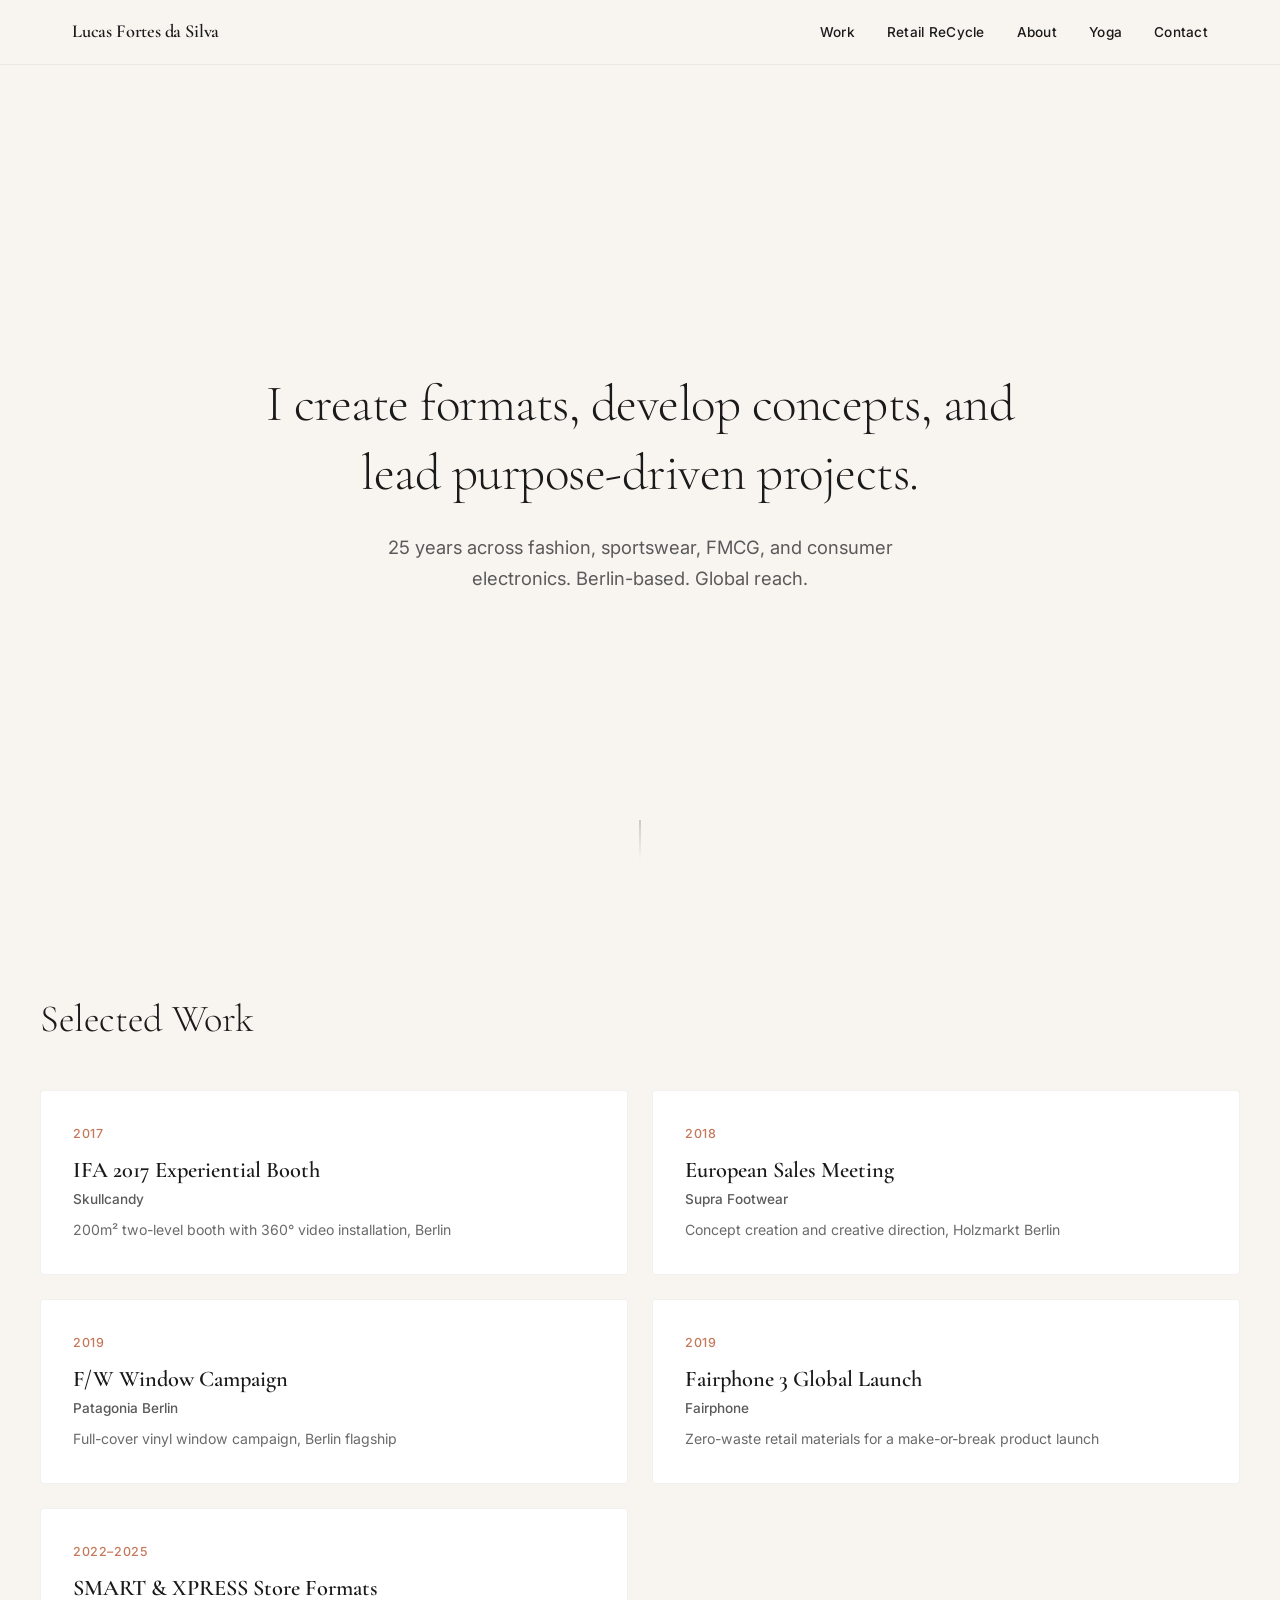
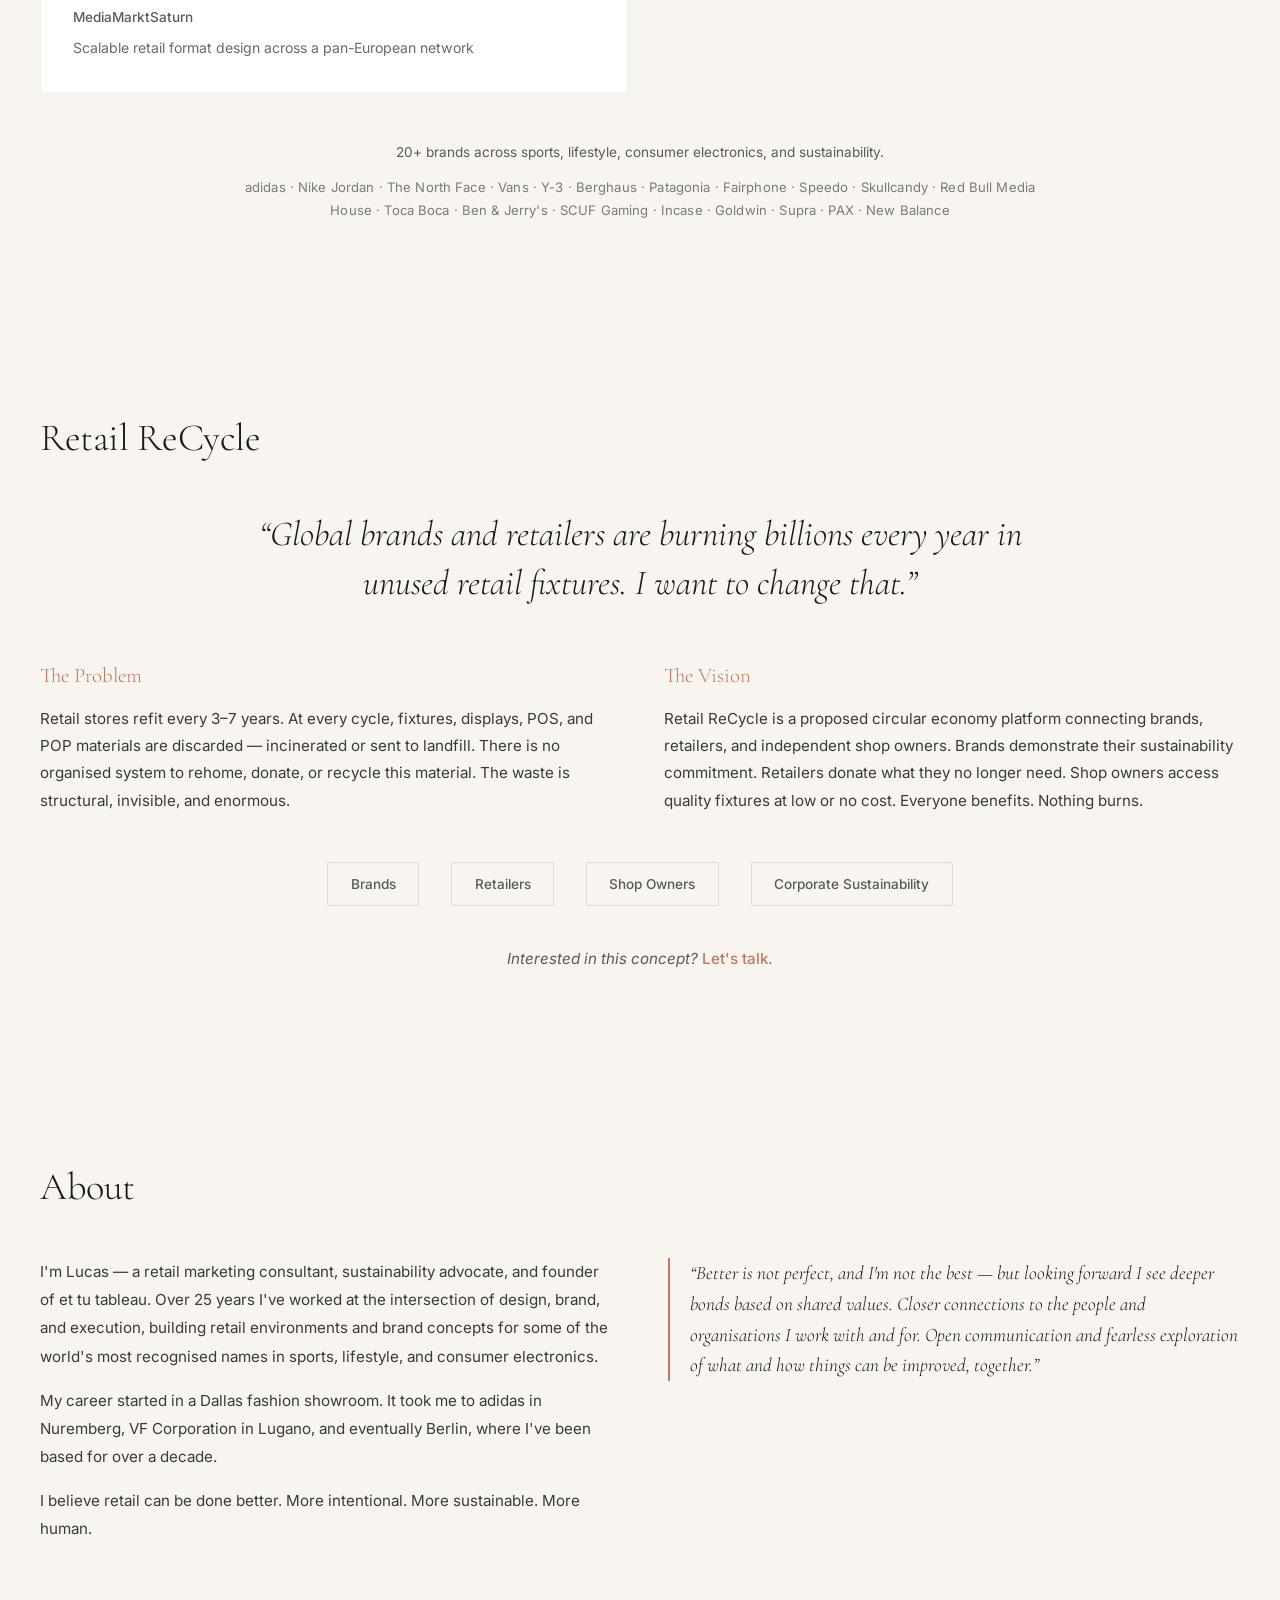
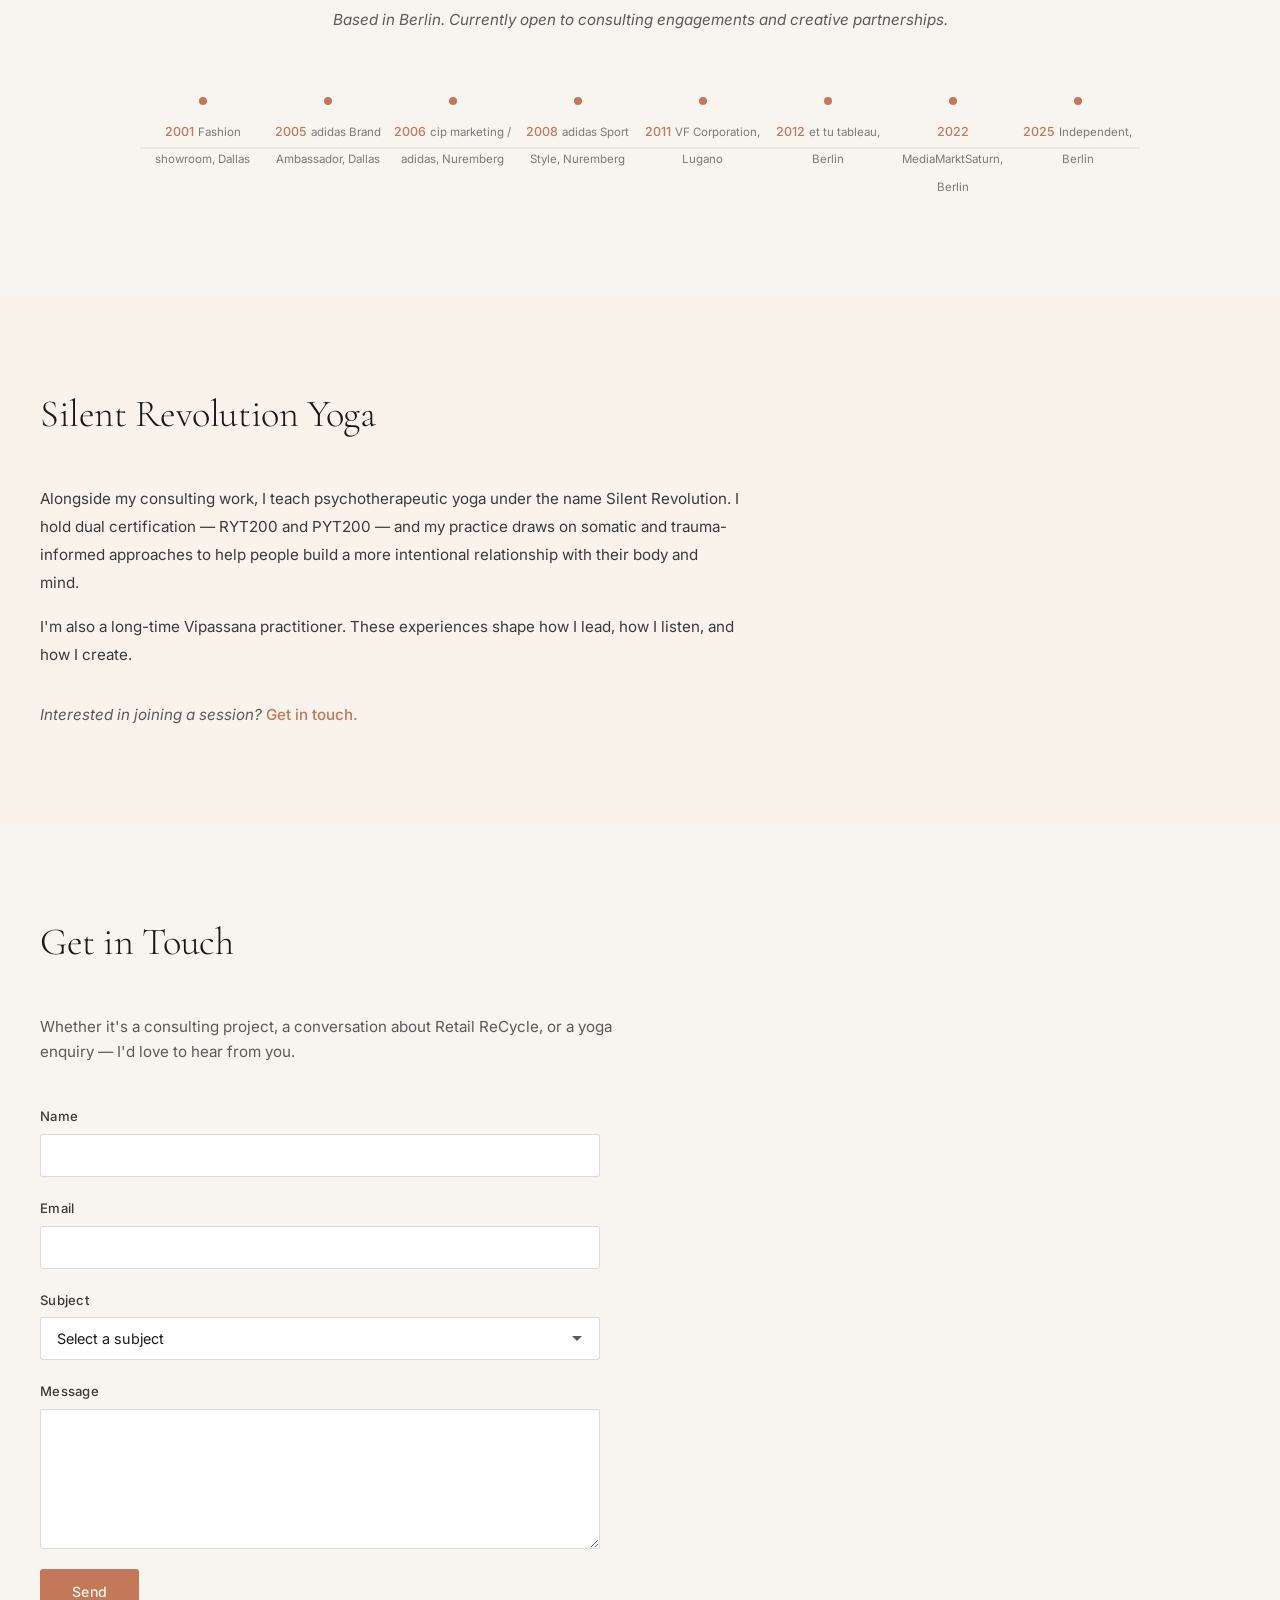
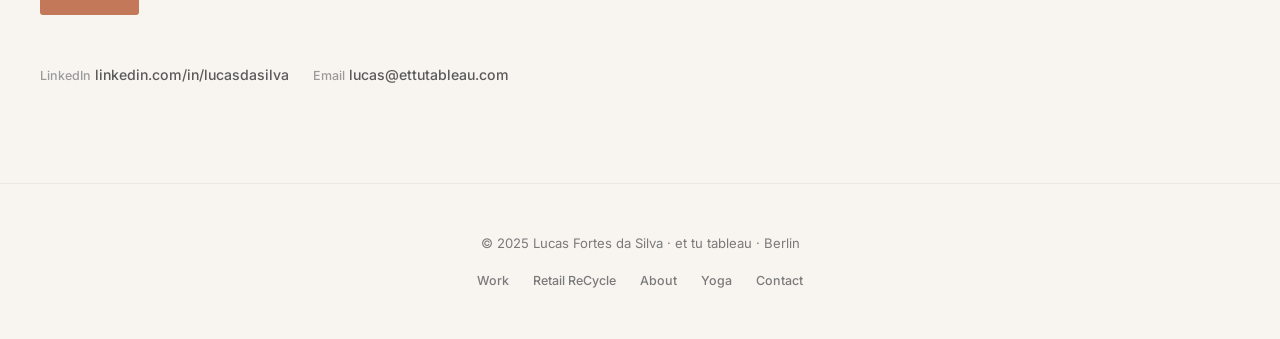
<file: index.html>
<!DOCTYPE html>
<html lang="en">
<head>
  <meta charset="UTF-8">
  <meta name="viewport" content="width=device-width, initial-scale=1.0">
  <meta name="description" content="Lucas Fortes da Silva — Berlin-based retail marketing consultant, sustainability advocate, and psychotherapeutic yoga teacher. 25 years across fashion, sportswear, FMCG, and consumer electronics.">
  <title>Lucas Fortes da Silva — Retail Marketing Consultant, Berlin</title>
  <style>
    @import url('https://fonts.googleapis.com/css2?family=Cormorant+Garamond:ital,wght@0,300;0,400;0,600;1,300;1,400&family=Inter:wght@400;500&display=swap');

    /* ===== RESET & BASE ===== */
    *, *::before, *::after {
      margin: 0;
      padding: 0;
      box-sizing: border-box;
    }

    html {
      scroll-behavior: smooth;
      font-size: 16px;
    }

    body {
      font-family: 'Inter', -apple-system, BlinkMacSystemFont, sans-serif;
      font-weight: 400;
      color: #1A1A1A;
      background-color: #F8F5F0;
      line-height: 1.7;
      -webkit-font-smoothing: antialiased;
      -moz-osx-font-smoothing: grayscale;
      overflow-x: hidden;
    }

    ::selection {
      background-color: #C4785A;
      color: #F8F5F0;
    }

    a {
      color: #C4785A;
      text-decoration: none;
      transition: color 0.3s ease;
    }

    a:hover {
      color: #a35f43;
    }

    img {
      max-width: 100%;
      display: block;
    }

    /* ===== TYPOGRAPHY ===== */
    h1, h2, h3, h4 {
      font-family: 'Cormorant Garamond', Georgia, serif;
      font-weight: 600;
      line-height: 1.2;
    }

    /* ===== UTILITY ===== */
    .fade-in {
      opacity: 0;
      transform: translateY(24px);
      transition: opacity 0.8s ease, transform 0.8s ease;
    }

    .fade-in.visible {
      opacity: 1;
      transform: translateY(0);
    }

    /* ===== NAVIGATION ===== */
    .nav {
      position: fixed;
      top: 0;
      left: 0;
      right: 0;
      z-index: 1000;
      background-color: rgba(248, 245, 240, 0.92);
      backdrop-filter: blur(12px);
      -webkit-backdrop-filter: blur(12px);
      border-bottom: 1px solid rgba(26, 26, 26, 0.06);
      transition: box-shadow 0.3s ease;
    }

    .nav.scrolled {
      box-shadow: 0 1px 12px rgba(26, 26, 26, 0.06);
    }

    .nav__inner {
      max-width: 1200px;
      margin: 0 auto;
      padding: 0 2rem;
      display: flex;
      align-items: center;
      justify-content: space-between;
      height: 64px;
    }

    .nav__wordmark {
      font-family: 'Cormorant Garamond', Georgia, serif;
      font-weight: 600;
      font-size: 1.15rem;
      color: #1A1A1A;
      text-decoration: none;
      letter-spacing: -0.01em;
    }

    .nav__wordmark:hover {
      color: #1A1A1A;
    }

    .nav__links {
      display: flex;
      list-style: none;
      gap: 2rem;
    }

    .nav__links a {
      font-size: 0.85rem;
      font-weight: 500;
      color: #1A1A1A;
      text-decoration: none;
      letter-spacing: 0.02em;
      transition: color 0.3s ease;
      position: relative;
    }

    .nav__links a::after {
      content: '';
      position: absolute;
      bottom: -4px;
      left: 0;
      width: 0;
      height: 1px;
      background-color: #C4785A;
      transition: width 0.3s ease;
    }

    .nav__links a:hover {
      color: #C4785A;
    }

    .nav__links a:hover::after {
      width: 100%;
    }

    .nav__hamburger {
      display: none;
      background: none;
      border: none;
      cursor: pointer;
      width: 28px;
      height: 20px;
      position: relative;
      z-index: 1001;
    }

    .nav__hamburger span {
      display: block;
      width: 100%;
      height: 1.5px;
      background-color: #1A1A1A;
      position: absolute;
      left: 0;
      transition: all 0.3s ease;
    }

    .nav__hamburger span:nth-child(1) { top: 0; }
    .nav__hamburger span:nth-child(2) { top: 50%; transform: translateY(-50%); }
    .nav__hamburger span:nth-child(3) { bottom: 0; }

    .nav__hamburger.active span:nth-child(1) {
      top: 50%;
      transform: translateY(-50%) rotate(45deg);
    }

    .nav__hamburger.active span:nth-child(2) {
      opacity: 0;
    }

    .nav__hamburger.active span:nth-child(3) {
      bottom: 50%;
      transform: translateY(50%) rotate(-45deg);
    }

    /* Mobile menu overlay */
    .nav__overlay {
      display: none;
      position: fixed;
      inset: 0;
      background-color: rgba(248, 245, 240, 0.98);
      z-index: 999;
      flex-direction: column;
      align-items: center;
      justify-content: center;
      gap: 2.5rem;
    }

    .nav__overlay.open {
      display: flex;
    }

    .nav__overlay a {
      font-family: 'Cormorant Garamond', Georgia, serif;
      font-size: 1.8rem;
      font-weight: 300;
      color: #1A1A1A;
      text-decoration: none;
      transition: color 0.3s ease;
    }

    .nav__overlay a:hover {
      color: #C4785A;
    }

    /* ===== HERO ===== */
    .hero {
      min-height: 100vh;
      display: flex;
      flex-direction: column;
      justify-content: center;
      align-items: center;
      text-align: center;
      padding: 8rem 2rem 4rem;
      position: relative;
    }

    .hero__content {
      max-width: 800px;
    }

    .hero h1 {
      font-size: clamp(2rem, 5vw, 3.2rem);
      font-weight: 300;
      line-height: 1.35;
      margin-bottom: 1.5rem;
      letter-spacing: -0.01em;
    }

    .hero__subline {
      font-size: clamp(1rem, 2vw, 1.15rem);
      color: #5a5a5a;
      line-height: 1.7;
      max-width: 600px;
      margin: 0 auto;
    }

    .hero__scroll {
      position: absolute;
      bottom: 2.5rem;
      left: 50%;
      transform: translateX(-50%);
      display: flex;
      flex-direction: column;
      align-items: center;
      gap: 0.5rem;
      opacity: 0.4;
      transition: opacity 0.3s ease;
    }

    .hero__scroll:hover {
      opacity: 0.7;
    }

    .hero__scroll-line {
      width: 1px;
      height: 40px;
      background: linear-gradient(to bottom, #1A1A1A, transparent);
      animation: scrollPulse 2s ease-in-out infinite;
    }

    @keyframes scrollPulse {
      0%, 100% { opacity: 0.3; transform: scaleY(1); }
      50% { opacity: 1; transform: scaleY(1.2); }
    }

    /* ===== SECTIONS ===== */
    .section {
      padding: 6rem 2rem;
    }

    .section__inner {
      max-width: 1200px;
      margin: 0 auto;
    }

    .section__title {
      font-size: clamp(1.8rem, 4vw, 2.4rem);
      font-weight: 300;
      margin-bottom: 3rem;
      letter-spacing: -0.01em;
    }

    /* ===== WORK / CASE STUDIES ===== */
    .work__grid {
      display: grid;
      grid-template-columns: repeat(2, 1fr);
      gap: 1.5rem;
      margin-bottom: 3rem;
    }

    .project-card {
      background: #fff;
      border-radius: 4px;
      padding: 2rem;
      position: relative;
      overflow: hidden;
      cursor: default;
      transition: box-shadow 0.4s ease, transform 0.4s ease;
      border: 1px solid rgba(26, 26, 26, 0.06);
    }

    .project-card:hover {
      box-shadow: 0 8px 32px rgba(26, 26, 26, 0.08);
      transform: translateY(-2px);
    }

    .project-card__year {
      font-size: 0.78rem;
      font-weight: 500;
      color: #C4785A;
      letter-spacing: 0.05em;
      margin-bottom: 0.75rem;
      display: block;
    }

    .project-card__name {
      font-family: 'Cormorant Garamond', Georgia, serif;
      font-size: 1.4rem;
      font-weight: 600;
      margin-bottom: 0.25rem;
      line-height: 1.25;
    }

    .project-card__client {
      font-size: 0.85rem;
      font-weight: 500;
      color: #5a5a5a;
      margin-bottom: 0.5rem;
    }

    .project-card__descriptor {
      font-size: 0.88rem;
      color: #6a6a6a;
      line-height: 1.6;
    }

    .project-card__hover {
      position: absolute;
      inset: 0;
      background: rgba(26, 26, 26, 0.94);
      color: #F8F5F0;
      padding: 2rem;
      display: flex;
      flex-direction: column;
      justify-content: center;
      opacity: 0;
      transition: opacity 0.4s ease;
    }

    .project-card:hover .project-card__hover {
      opacity: 1;
    }

    .project-card__hover-name {
      font-family: 'Cormorant Garamond', Georgia, serif;
      font-size: 1.25rem;
      font-weight: 600;
      margin-bottom: 0.75rem;
    }

    .project-card__hover-text {
      font-size: 0.88rem;
      line-height: 1.7;
      color: rgba(248, 245, 240, 0.85);
    }

    .work__brands {
      text-align: center;
      margin-top: 3rem;
    }

    .work__brands-intro {
      font-size: 0.85rem;
      color: #5a5a5a;
      margin-bottom: 0.75rem;
    }

    .work__brands-list {
      font-size: 0.82rem;
      color: #7a7a7a;
      line-height: 1.8;
      max-width: 800px;
      margin: 0 auto;
      letter-spacing: 0.01em;
    }

    /* ===== RETAIL RECYCLE ===== */
    .recycle__quote {
      font-family: 'Cormorant Garamond', Georgia, serif;
      font-size: clamp(1.5rem, 3.5vw, 2.2rem);
      font-weight: 300;
      font-style: italic;
      line-height: 1.4;
      text-align: center;
      max-width: 800px;
      margin: 0 auto 3.5rem;
      color: #1A1A1A;
    }

    .recycle__columns {
      display: grid;
      grid-template-columns: 1fr 1fr;
      gap: 3rem;
      margin-bottom: 3rem;
    }

    .recycle__col h3 {
      font-size: 1.3rem;
      font-weight: 300;
      margin-bottom: 1rem;
      color: #C4785A;
    }

    .recycle__col p {
      font-size: 0.95rem;
      line-height: 1.8;
      color: #3a3a3a;
    }

    .recycle__stakeholders {
      display: flex;
      justify-content: center;
      gap: 2rem;
      flex-wrap: wrap;
      margin: 2.5rem 0;
    }

    .recycle__stakeholder {
      font-size: 0.85rem;
      font-weight: 500;
      color: #5a5a5a;
      padding: 0.6rem 1.4rem;
      border: 1px solid rgba(26, 26, 26, 0.12);
      border-radius: 2px;
    }

    .recycle__cta {
      text-align: center;
      margin-top: 2.5rem;
      font-size: 0.95rem;
      font-style: italic;
      color: #5a5a5a;
    }

    .recycle__cta a {
      font-style: normal;
      font-weight: 500;
    }

    /* ===== ABOUT ===== */
    .about__columns {
      display: grid;
      grid-template-columns: 1fr 1fr;
      gap: 3.5rem;
      margin-bottom: 4rem;
    }

    .about__bio p,
    .about__philosophy p {
      font-size: 0.95rem;
      line-height: 1.85;
      color: #3a3a3a;
      margin-bottom: 1rem;
    }

    .about__bio p:last-child,
    .about__philosophy p:last-child {
      margin-bottom: 0;
    }

    .about__philosophy blockquote {
      font-family: 'Cormorant Garamond', Georgia, serif;
      font-size: 1.2rem;
      font-weight: 300;
      font-style: italic;
      line-height: 1.6;
      color: #1A1A1A;
      border-left: 2px solid #C4785A;
      padding-left: 1.25rem;
      margin: 0;
    }

    .about__status {
      text-align: center;
      font-size: 0.95rem;
      color: #5a5a5a;
      margin-bottom: 4rem;
      font-style: italic;
    }

    /* Timeline */
    .timeline {
      position: relative;
      max-width: 1000px;
      margin: 0 auto;
    }

    .timeline__line {
      position: absolute;
      top: 50%;
      left: 0;
      right: 0;
      height: 1px;
      background-color: rgba(26, 26, 26, 0.12);
      transform: translateY(-50%);
    }

    .timeline__items {
      display: flex;
      justify-content: space-between;
      position: relative;
    }

    .timeline__item {
      display: flex;
      flex-direction: column;
      align-items: center;
      text-align: center;
      position: relative;
      flex: 1;
    }

    .timeline__dot {
      width: 8px;
      height: 8px;
      border-radius: 50%;
      background-color: #C4785A;
      margin-bottom: 0.75rem;
      position: relative;
      z-index: 1;
    }

    .timeline__year {
      font-size: 0.78rem;
      font-weight: 500;
      color: #C4785A;
      margin-bottom: 0.25rem;
    }

    .timeline__label {
      font-size: 0.72rem;
      color: #7a7a7a;
      line-height: 1.4;
      max-width: 100px;
    }

    /* ===== YOGA ===== */
    .yoga {
      background-color: #FAF3EC;
    }

    .yoga__content {
      max-width: 700px;
    }

    .yoga__text {
      font-size: 0.95rem;
      line-height: 1.85;
      color: #3a3a3a;
      margin-bottom: 1rem;
    }

    .yoga__cta {
      margin-top: 2rem;
      font-size: 0.95rem;
      font-style: italic;
      color: #5a5a5a;
    }

    .yoga__cta a {
      font-style: normal;
      font-weight: 500;
    }

    /* ===== CONTACT ===== */
    .contact__intro {
      font-size: 0.95rem;
      color: #5a5a5a;
      max-width: 600px;
      margin-bottom: 2.5rem;
      line-height: 1.7;
    }

    .contact__form {
      max-width: 560px;
      display: flex;
      flex-direction: column;
      gap: 1.25rem;
      margin-bottom: 3rem;
    }

    .form__group {
      display: flex;
      flex-direction: column;
      gap: 0.4rem;
    }

    .form__group label {
      font-size: 0.82rem;
      font-weight: 500;
      color: #3a3a3a;
      letter-spacing: 0.02em;
    }

    .form__group input,
    .form__group select,
    .form__group textarea {
      font-family: 'Inter', sans-serif;
      font-size: 0.9rem;
      color: #1A1A1A;
      background: #fff;
      border: 1px solid rgba(26, 26, 26, 0.15);
      border-radius: 3px;
      padding: 0.75rem 1rem;
      transition: border-color 0.3s ease, box-shadow 0.3s ease;
      outline: none;
    }

    .form__group input:focus,
    .form__group select:focus,
    .form__group textarea:focus {
      border-color: #C4785A;
      box-shadow: 0 0 0 3px rgba(196, 120, 90, 0.1);
    }

    .form__group textarea {
      resize: vertical;
      min-height: 140px;
    }

    .form__group select {
      appearance: none;
      -webkit-appearance: none;
      background-image: url("data:image/svg+xml,%3Csvg xmlns='http://www.w3.org/2000/svg' width='12' height='12' viewBox='0 0 12 12'%3E%3Cpath fill='%235a5a5a' d='M6 8L1 3h10z'/%3E%3C/svg%3E");
      background-repeat: no-repeat;
      background-position: right 1rem center;
      padding-right: 2.5rem;
      cursor: pointer;
    }

    .form__submit {
      font-family: 'Inter', sans-serif;
      font-size: 0.88rem;
      font-weight: 500;
      color: #F8F5F0;
      background-color: #C4785A;
      border: none;
      border-radius: 3px;
      padding: 0.9rem 2rem;
      cursor: pointer;
      transition: background-color 0.3s ease, transform 0.15s ease;
      align-self: flex-start;
      letter-spacing: 0.02em;
    }

    .form__submit:hover {
      background-color: #a35f43;
    }

    .form__submit:active {
      transform: scale(0.98);
    }

    .form__thankyou {
      display: none;
      font-size: 0.95rem;
      color: #C4785A;
      font-weight: 500;
      margin-top: 0.5rem;
    }

    .form__thankyou.show {
      display: block;
    }

    .contact__social {
      display: flex;
      gap: 1.5rem;
      margin-top: 1rem;
    }

    .contact__social a {
      font-size: 0.88rem;
      font-weight: 500;
      color: #5a5a5a;
      transition: color 0.3s ease;
    }

    .contact__social a:hover {
      color: #C4785A;
    }

    .contact__social-label {
      font-size: 0.78rem;
      color: #9a9a9a;
    }

    /* ===== FOOTER ===== */
    .footer {
      padding: 3rem 2rem;
      text-align: center;
      border-top: 1px solid rgba(26, 26, 26, 0.06);
    }

    .footer__copy {
      font-size: 0.82rem;
      color: #7a7a7a;
      margin-bottom: 1rem;
    }

    .footer__nav {
      display: flex;
      justify-content: center;
      gap: 1.5rem;
      flex-wrap: wrap;
    }

    .footer__nav a {
      font-size: 0.78rem;
      font-weight: 500;
      color: #7a7a7a;
      transition: color 0.3s ease;
    }

    .footer__nav a:hover {
      color: #C4785A;
    }

    /* ===== RESPONSIVE ===== */
    @media (max-width: 900px) {
      .work__grid {
        grid-template-columns: 1fr;
      }

      .recycle__columns {
        grid-template-columns: 1fr;
        gap: 2rem;
      }

      .about__columns {
        grid-template-columns: 1fr;
        gap: 2.5rem;
      }
    }

    @media (max-width: 768px) {
      .nav__links {
        display: none;
      }

      .nav__hamburger {
        display: block;
      }

      .hero {
        padding: 7rem 1.5rem 3rem;
      }

      .section {
        padding: 4rem 1.5rem;
      }

      .project-card__hover {
        position: relative;
        inset: auto;
        background: transparent;
        color: #1A1A1A;
        padding: 0;
        opacity: 1;
        margin-top: 1rem;
        border-top: 1px solid rgba(26, 26, 26, 0.08);
        padding-top: 1rem;
      }

      .project-card__hover-name {
        display: none;
      }

      .project-card__hover-text {
        color: #5a5a5a;
      }

      .project-card:hover .project-card__hover {
        opacity: 1;
      }

      /* Timeline: vertical on mobile */
      .timeline__line {
        top: 0;
        bottom: 0;
        left: 8px;
        right: auto;
        width: 1px;
        height: auto;
        transform: none;
      }

      .timeline__items {
        flex-direction: column;
        gap: 1.5rem;
        padding-left: 2rem;
      }

      .timeline__item {
        flex-direction: row;
        align-items: flex-start;
        text-align: left;
        gap: 0.75rem;
      }

      .timeline__dot {
        margin-bottom: 0;
        margin-top: 0.25rem;
        position: absolute;
        left: -1.65rem;
      }

      .timeline__info {
        display: flex;
        gap: 0.5rem;
        align-items: baseline;
      }

      .timeline__year {
        margin-bottom: 0;
        white-space: nowrap;
      }

      .timeline__label {
        max-width: none;
      }

      .recycle__stakeholders {
        gap: 1rem;
      }
    }

    @media (max-width: 480px) {
      .hero h1 {
        font-size: 1.7rem;
      }

      .section__title {
        font-size: 1.5rem;
      }

      .project-card {
        padding: 1.5rem;
      }

      .recycle__quote {
        font-size: 1.3rem;
      }
    }
  </style>
</head>
<body>

  <!-- ===== NAVIGATION ===== -->
  <nav class="nav" id="nav">
    <div class="nav__inner">
      <a class="nav__wordmark" href="#hero">Lucas Fortes da Silva</a>
      <ul class="nav__links">
        <li><a href="#work">Work</a></li>
        <li><a href="#recycle">Retail ReCycle</a></li>
        <li><a href="#about">About</a></li>
        <li><a href="#yoga">Yoga</a></li>
        <li><a href="#contact">Contact</a></li>
      </ul>
      <button class="nav__hamburger" id="hamburger" aria-label="Toggle navigation menu">
        <span></span>
        <span></span>
        <span></span>
      </button>
    </div>
  </nav>

  <!-- Mobile overlay -->
  <div class="nav__overlay" id="mobileMenu">
    <a href="#work">Work</a>
    <a href="#recycle">Retail ReCycle</a>
    <a href="#about">About</a>
    <a href="#yoga">Yoga</a>
    <a href="#contact">Contact</a>
  </div>

  <!-- ===== HERO ===== -->
  <section class="hero" id="hero">
    <div class="hero__content fade-in">
      <h1>I create formats, develop concepts, and lead purpose-driven projects.</h1>
      <p class="hero__subline">25 years across fashion, sportswear, FMCG, and consumer electronics. Berlin-based. Global reach.</p>
    </div>
    <div class="hero__scroll" aria-hidden="true">
      <div class="hero__scroll-line"></div>
    </div>
  </section>

  <!-- ===== WORK ===== -->
  <section class="section" id="work">
    <div class="section__inner">
      <h2 class="section__title fade-in">Selected Work</h2>

      <div class="work__grid">

        <div class="project-card fade-in">
          <span class="project-card__year">2017</span>
          <h3 class="project-card__name">IFA 2017 Experiential Booth</h3>
          <p class="project-card__client">Skullcandy</p>
          <p class="project-card__descriptor">200m&sup2; two-level booth with 360&deg; video installation, Berlin</p>
          <div class="project-card__hover">
            <p class="project-card__hover-name">IFA 2017 Experiential Booth</p>
            <p class="project-card__hover-text">A fully immersive experiential environment at Europe's largest consumer electronics show. Two levels, meeting room, bar, stage, and a 360&deg; video installation &mdash; followed by a Shop-in-Shop pilot at MediaMarkt Rotterdam.</p>
          </div>
        </div>

        <div class="project-card fade-in">
          <span class="project-card__year">2018</span>
          <h3 class="project-card__name">European Sales Meeting</h3>
          <p class="project-card__client">Supra Footwear</p>
          <p class="project-card__descriptor">Concept creation and creative direction, Holzmarkt Berlin</p>
          <div class="project-card__hover">
            <p class="project-card__hover-name">European Sales Meeting</p>
            <p class="project-card__hover-text">Conceived and directed the annual European Sales Meeting &mdash; the brand's key pitch to its entire retail partner network &mdash; at Holzmarkt, Berlin's urban waterfront creative campus.</p>
          </div>
        </div>

        <div class="project-card fade-in">
          <span class="project-card__year">2019</span>
          <h3 class="project-card__name">F/W Window Campaign</h3>
          <p class="project-card__client">Patagonia Berlin</p>
          <p class="project-card__descriptor">Full-cover vinyl window campaign, Berlin flagship</p>
          <div class="project-card__hover">
            <p class="project-card__hover-name">F/W Window Campaign</p>
            <p class="project-card__hover-text">Full-cover vinyl window graphics for the Patagonia Berlin flagship on M&uuml;nzstra&szlig;e &mdash; one of only nine Patagonia mono-brand stores in Europe at the time, designed as an activism hub.</p>
          </div>
        </div>

        <div class="project-card fade-in">
          <span class="project-card__year">2019</span>
          <h3 class="project-card__name">Fairphone 3 Global Launch</h3>
          <p class="project-card__client">Fairphone</p>
          <p class="project-card__descriptor">Zero-waste retail materials for a make-or-break product launch</p>
          <div class="project-card__hover">
            <p class="project-card__hover-name">Fairphone 3 Global Launch</p>
            <p class="project-card__hover-text">Developed the retail print and POS strategy for the Fairphone 3 global launch &mdash; selecting a local printer, specifying fully recyclable expanded corrugated board instead of PVC, and building a modular product training box. The launch generated 1,600+ press articles worldwide in one week.</p>
          </div>
        </div>

        <div class="project-card fade-in">
          <span class="project-card__year">2022&ndash;2025</span>
          <h3 class="project-card__name">SMART &amp; XPRESS Store Formats</h3>
          <p class="project-card__client">MediaMarktSaturn</p>
          <p class="project-card__descriptor">Scalable retail format design across a pan-European network</p>
          <div class="project-card__hover">
            <p class="project-card__hover-name">SMART &amp; XPRESS Store Formats</p>
            <p class="project-card__hover-text">Led the design and rollout of the SMART and XPRESS store formats across the MediaMarktSaturn network &mdash; Europe's leading consumer electronics retailer &mdash; balancing commercial performance with experience-led retail design.</p>
          </div>
        </div>

      </div>

      <div class="work__brands fade-in">
        <p class="work__brands-intro">20+ brands across sports, lifestyle, consumer electronics, and sustainability.</p>
        <p class="work__brands-list">adidas &middot; Nike Jordan &middot; The North Face &middot; Vans &middot; Y-3 &middot; Berghaus &middot; Patagonia &middot; Fairphone &middot; Speedo &middot; Skullcandy &middot; Red Bull Media House &middot; Toca Boca &middot; Ben &amp; Jerry's &middot; SCUF Gaming &middot; Incase &middot; Goldwin &middot; Supra &middot; PAX &middot; New Balance</p>
      </div>
    </div>
  </section>

  <!-- ===== RETAIL RECYCLE ===== -->
  <section class="section" id="recycle">
    <div class="section__inner">
      <h2 class="section__title fade-in">Retail ReCycle</h2>

      <p class="recycle__quote fade-in">&ldquo;Global brands and retailers are burning billions every year in unused retail fixtures. I want to change that.&rdquo;</p>

      <div class="recycle__columns fade-in">
        <div class="recycle__col">
          <h3>The Problem</h3>
          <p>Retail stores refit every 3&ndash;7 years. At every cycle, fixtures, displays, POS, and POP materials are discarded &mdash; incinerated or sent to landfill. There is no organised system to rehome, donate, or recycle this material. The waste is structural, invisible, and enormous.</p>
        </div>
        <div class="recycle__col">
          <h3>The Vision</h3>
          <p>Retail ReCycle is a proposed circular economy platform connecting brands, retailers, and independent shop owners. Brands demonstrate their sustainability commitment. Retailers donate what they no longer need. Shop owners access quality fixtures at low or no cost. Everyone benefits. Nothing burns.</p>
        </div>
      </div>

      <div class="recycle__stakeholders fade-in">
        <span class="recycle__stakeholder">Brands</span>
        <span class="recycle__stakeholder">Retailers</span>
        <span class="recycle__stakeholder">Shop Owners</span>
        <span class="recycle__stakeholder">Corporate Sustainability</span>
      </div>

      <p class="recycle__cta fade-in">Interested in this concept? <a href="#contact">Let's talk.</a></p>
    </div>
  </section>

  <!-- ===== ABOUT ===== -->
  <section class="section" id="about">
    <div class="section__inner">
      <h2 class="section__title fade-in">About</h2>

      <div class="about__columns fade-in">
        <div class="about__bio">
          <p>I'm Lucas &mdash; a retail marketing consultant, sustainability advocate, and founder of et tu tableau. Over 25 years I've worked at the intersection of design, brand, and execution, building retail environments and brand concepts for some of the world's most recognised names in sports, lifestyle, and consumer electronics.</p>
          <p>My career started in a Dallas fashion showroom. It took me to adidas in Nuremberg, VF Corporation in Lugano, and eventually Berlin, where I've been based for over a decade.</p>
          <p>I believe retail can be done better. More intentional. More sustainable. More human.</p>
        </div>
        <div class="about__philosophy">
          <blockquote>&ldquo;Better is not perfect, and I'm not the best &mdash; but looking forward I see deeper bonds based on shared values. Closer connections to the people and organisations I work with and for. Open communication and fearless exploration of what and how things can be improved, together.&rdquo;</blockquote>
        </div>
      </div>

      <p class="about__status fade-in">Based in Berlin. Currently open to consulting engagements and creative partnerships.</p>

      <div class="timeline fade-in">
        <div class="timeline__line"></div>
        <div class="timeline__items">
          <div class="timeline__item">
            <div class="timeline__dot"></div>
            <div class="timeline__info">
              <span class="timeline__year">2001</span>
              <span class="timeline__label">Fashion showroom, Dallas</span>
            </div>
          </div>
          <div class="timeline__item">
            <div class="timeline__dot"></div>
            <div class="timeline__info">
              <span class="timeline__year">2005</span>
              <span class="timeline__label">adidas Brand Ambassador, Dallas</span>
            </div>
          </div>
          <div class="timeline__item">
            <div class="timeline__dot"></div>
            <div class="timeline__info">
              <span class="timeline__year">2006</span>
              <span class="timeline__label">cip marketing / adidas, Nuremberg</span>
            </div>
          </div>
          <div class="timeline__item">
            <div class="timeline__dot"></div>
            <div class="timeline__info">
              <span class="timeline__year">2008</span>
              <span class="timeline__label">adidas Sport Style, Nuremberg</span>
            </div>
          </div>
          <div class="timeline__item">
            <div class="timeline__dot"></div>
            <div class="timeline__info">
              <span class="timeline__year">2011</span>
              <span class="timeline__label">VF Corporation, Lugano</span>
            </div>
          </div>
          <div class="timeline__item">
            <div class="timeline__dot"></div>
            <div class="timeline__info">
              <span class="timeline__year">2012</span>
              <span class="timeline__label">et tu tableau, Berlin</span>
            </div>
          </div>
          <div class="timeline__item">
            <div class="timeline__dot"></div>
            <div class="timeline__info">
              <span class="timeline__year">2022</span>
              <span class="timeline__label">MediaMarktSaturn, Berlin</span>
            </div>
          </div>
          <div class="timeline__item">
            <div class="timeline__dot"></div>
            <div class="timeline__info">
              <span class="timeline__year">2025</span>
              <span class="timeline__label">Independent, Berlin</span>
            </div>
          </div>
        </div>
      </div>
    </div>
  </section>

  <!-- ===== YOGA ===== -->
  <section class="section yoga" id="yoga">
    <div class="section__inner">
      <h2 class="section__title fade-in">Silent Revolution Yoga</h2>

      <div class="yoga__content fade-in">
        <p class="yoga__text">Alongside my consulting work, I teach psychotherapeutic yoga under the name Silent Revolution. I hold dual certification &mdash; RYT200 and PYT200 &mdash; and my practice draws on somatic and trauma-informed approaches to help people build a more intentional relationship with their body and mind.</p>
        <p class="yoga__text">I'm also a long-time Vipassana practitioner. These experiences shape how I lead, how I listen, and how I create.</p>
        <p class="yoga__cta">Interested in joining a session? <a href="#contact">Get in touch.</a></p>
      </div>
    </div>
  </section>

  <!-- ===== CONTACT ===== -->
  <section class="section" id="contact">
    <div class="section__inner">
      <h2 class="section__title fade-in">Get in Touch</h2>

      <p class="contact__intro fade-in">Whether it's a consulting project, a conversation about Retail ReCycle, or a yoga enquiry &mdash; I'd love to hear from you.</p>

      <form class="contact__form fade-in" id="contactForm">
        <div class="form__group">
          <label for="name">Name</label>
          <input type="text" id="name" name="name" required autocomplete="name">
        </div>
        <div class="form__group">
          <label for="email">Email</label>
          <input type="email" id="email" name="email" required autocomplete="email">
        </div>
        <div class="form__group">
          <label for="subject">Subject</label>
          <select id="subject" name="subject" required>
            <option value="" disabled selected>Select a subject</option>
            <option value="consulting">Consulting</option>
            <option value="retail-recycle">Retail ReCycle</option>
            <option value="yoga">Yoga</option>
            <option value="other">Other</option>
          </select>
        </div>
        <div class="form__group">
          <label for="message">Message</label>
          <textarea id="message" name="message" required></textarea>
        </div>
        <button type="submit" class="form__submit">Send</button>
        <p class="form__thankyou" id="thankyou">Thank you for your message. I'll be in touch soon.</p>
      </form>

      <div class="contact__social fade-in">
        <a href="https://linkedin.com/in/lucasdasilva" target="_blank" rel="noopener noreferrer">
          <span class="contact__social-label">LinkedIn</span> linkedin.com/in/lucasdasilva
        </a>
        <a href="#" id="emailLink" class="obfuscated-email">
          <span class="contact__social-label">Email</span> <span id="emailText"></span>
        </a>
      </div>
    </div>
  </section>

  <!-- ===== FOOTER ===== -->
  <footer class="footer">
    <p class="footer__copy">&copy; 2025 Lucas Fortes da Silva &middot; et tu tableau &middot; Berlin</p>
    <nav class="footer__nav">
      <a href="#work">Work</a>
      <a href="#recycle">Retail ReCycle</a>
      <a href="#about">About</a>
      <a href="#yoga">Yoga</a>
      <a href="#contact">Contact</a>
    </nav>
  </footer>

  <script>
    // ===== NAVIGATION SCROLL EFFECT =====
    const nav = document.getElementById('nav');
    window.addEventListener('scroll', () => {
      nav.classList.toggle('scrolled', window.scrollY > 20);
    }, { passive: true });

    // ===== MOBILE MENU =====
    const hamburger = document.getElementById('hamburger');
    const mobileMenu = document.getElementById('mobileMenu');

    hamburger.addEventListener('click', () => {
      hamburger.classList.toggle('active');
      mobileMenu.classList.toggle('open');
      document.body.style.overflow = mobileMenu.classList.contains('open') ? 'hidden' : '';
    });

    mobileMenu.querySelectorAll('a').forEach(link => {
      link.addEventListener('click', () => {
        hamburger.classList.remove('active');
        mobileMenu.classList.remove('open');
        document.body.style.overflow = '';
      });
    });

    // ===== SCROLL-TRIGGERED FADE-IN =====
    const fadeObserver = new IntersectionObserver((entries) => {
      entries.forEach(entry => {
        if (entry.isIntersecting) {
          entry.target.classList.add('visible');
          fadeObserver.unobserve(entry.target);
        }
      });
    }, {
      threshold: 0.1,
      rootMargin: '0px 0px -40px 0px'
    });

    document.querySelectorAll('.fade-in').forEach(el => fadeObserver.observe(el));

    // ===== OBFUSCATED EMAIL =====
    (function() {
      var u = 'lucas';
      var d = 'ettutableau';
      var t = 'com';
      var addr = u + '@' + d + '.' + t;
      var el = document.getElementById('emailLink');
      var txt = document.getElementById('emailText');
      if (el && txt) {
        el.href = 'mai' + 'lto:' + addr;
        txt.textContent = addr;
      }
    })();

    // ===== CONTACT FORM =====
    document.getElementById('contactForm').addEventListener('submit', (e) => {
      e.preventDefault();
      document.getElementById('thankyou').classList.add('show');
      e.target.reset();
      setTimeout(() => {
        document.getElementById('thankyou').classList.remove('show');
      }, 5000);
    });
  </script>

</body>
</html>
</file>
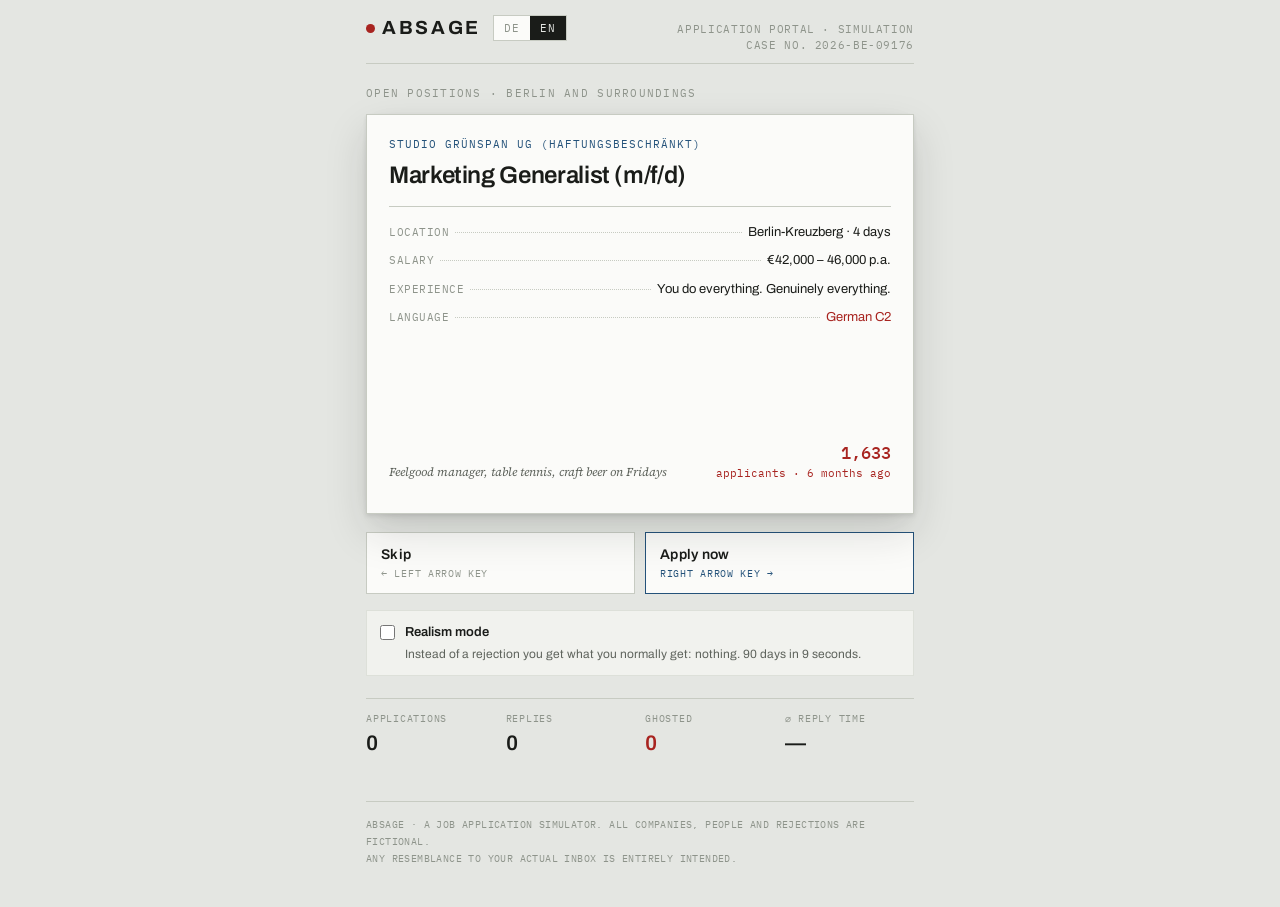
<file: absage/index.html>
<!DOCTYPE html>
<html lang="de">
<head>
<meta charset="utf-8">
<meta name="viewport" content="width=device-width, initial-scale=1, viewport-fit=cover">
<meta name="description" content="Absage — a job application simulator in German and English. Every application gets answered in seconds, with the honest reason nobody ever gives you. Ein Bewerbungssimulator für alle, die geghostet werden.">
<style>
  :root { color-scheme: light dark; padding-top: env(safe-area-inset-top, 0px); padding-bottom: env(safe-area-inset-bottom, 0px); }
  html, body { height: 100%; }
  body { margin: 0; font: 14px system-ui, sans-serif; background: #FAFAF8; }
  img { max-width: 100%; }
  [hidden] { display: none !important; }
</style>
<link rel="stylesheet" href="https://fonts.googleapis.com/css2?family=Archivo:wght@500;600;700&family=IBM+Plex+Mono:wght@400;500&family=Source+Serif+4:ital,wght@0,400;0,600;1,400&display=swap">
<title>Absage — Bewerbungssimulator</title>
<style>
  :root {
    --ground: #E4E6E2;
    --paper: #FBFBF9;
    --paper-2: #F1F2EE;
    --ink: #1A1C19;
    --ink-2: #5E635C;
    --ink-3: #8E948B;
    --rule: #C7CBC2;
    --rule-soft: #DDE0D9;
    --stamp: #A82420;
    --stamp-soft: rgba(168, 36, 32, 0.08);
    --seal: #24527A;
    --shadow: 0 1px 2px rgba(26, 28, 25, .08), 0 8px 24px rgba(26, 28, 25, .07);
    --shadow-lift: 0 2px 4px rgba(26, 28, 25, .10), 0 18px 40px rgba(26, 28, 25, .14);

    --sans: "Archivo", "Helvetica Neue", Arial, sans-serif;
    --serif: "Source Serif 4", Georgia, "Times New Roman", serif;
    --mono: "IBM Plex Mono", "SF Mono", Menlo, Consolas, monospace;
  }

  @media (prefers-color-scheme: dark) {
    :root:not([data-theme="light"]) {
      --ground: #131512;
      --paper: #1D201C;
      --paper-2: #262A24;
      --ink: #E7E9E3;
      --ink-2: #A0A69B;
      --ink-3: #757B70;
      --rule: #383D35;
      --rule-soft: #2C302A;
      --stamp: #E0685C;
      --stamp-soft: rgba(224, 104, 92, 0.12);
      --seal: #7BA6D4;
      --shadow: 0 1px 2px rgba(0,0,0,.4), 0 8px 24px rgba(0,0,0,.3);
      --shadow-lift: 0 2px 4px rgba(0,0,0,.5), 0 18px 40px rgba(0,0,0,.45);
    }
  }
  :root[data-theme="dark"] {
    --ground: #131512;
    --paper: #1D201C;
    --paper-2: #262A24;
    --ink: #E7E9E3;
    --ink-2: #A0A69B;
    --ink-3: #757B70;
    --rule: #383D35;
    --rule-soft: #2C302A;
    --stamp: #E0685C;
    --stamp-soft: rgba(224, 104, 92, 0.12);
    --seal: #7BA6D4;
    --shadow: 0 1px 2px rgba(0,0,0,.4), 0 8px 24px rgba(0,0,0,.3);
    --shadow-lift: 0 2px 4px rgba(0,0,0,.5), 0 18px 40px rgba(0,0,0,.45);
  }

  * { box-sizing: border-box; }

  body {
    background: var(--ground);
    color: var(--ink);
    font-family: var(--sans);
    font-size: 15px;
    line-height: 1.5;
    -webkit-font-smoothing: antialiased;
  }

  .shell {
    max-width: 580px;
    margin: 0 auto;
    padding-inline: 16px;
    padding-block: 0 40px;
    display: flex;
    flex-direction: column;
    min-height: 100%;
  }

  /* ---------- masthead ---------- */
  .masthead {
    position: sticky;
    top: env(safe-area-inset-top, 0px);
    z-index: 40;
    background: var(--ground);
    border-bottom: 1px solid var(--rule);
    padding-block: 14px 10px;
    display: flex;
    align-items: baseline;
    justify-content: space-between;
    gap: 12px;
    flex-wrap: wrap;
  }
  .wordmark {
    font-family: var(--sans);
    font-weight: 700;
    font-size: 19px;
    letter-spacing: .14em;
    text-transform: uppercase;
    display: flex;
    align-items: center;
    gap: 7px;
  }
  .wordmark::before {
    content: "";
    width: 9px; height: 9px;
    border-radius: 50%;
    background: var(--stamp);
    flex: none;
  }
  .lang-switch {
    display: flex;
    border: 1px solid var(--rule);
    background: var(--paper);
    flex: none;
  }
  .lang-switch button {
    font-family: var(--mono);
    font-size: 11px;
    letter-spacing: .1em;
    padding: 5px 10px;
    border: 0;
    background: transparent;
    color: var(--ink-3);
    cursor: pointer;
    transition: background .15s ease, color .15s ease;
  }
  .lang-switch button:hover { color: var(--ink); }
  .lang-switch button:focus-visible { outline: 2px solid var(--seal); outline-offset: -2px; }
  .lang-switch button[aria-pressed="true"] {
    background: var(--ink);
    color: var(--ground);
  }
  .masthead-row {
    display: flex;
    align-items: center;
    gap: 12px;
  }
  .masthead-sub {
    font-family: var(--mono);
    font-size: 10.5px;
    letter-spacing: .06em;
    text-transform: uppercase;
    color: var(--ink-3);
    text-align: right;
    font-variant-numeric: tabular-nums;
  }

  /* ---------- generic bits ---------- */
  .eyebrow {
    font-family: var(--mono);
    font-size: 10.5px;
    letter-spacing: .12em;
    text-transform: uppercase;
    color: var(--ink-3);
  }
  .stage { flex: 1; display: flex; flex-direction: column; justify-content: center; }

  /* ---------- deck ---------- */
  .deck-wrap { padding-block: 22px 0; }
  .deck {
    position: relative;
    height: 400px;
  }
  @media (max-width: 420px) { .deck { height: 428px; } }

  .card {
    position: absolute;
    inset: 0;
    background: var(--paper);
    border: 1px solid var(--rule);
    box-shadow: var(--shadow);
    padding: 22px 22px 20px;
    display: flex;
    flex-direction: column;
    transform-origin: 50% 90%;
    will-change: transform;
    touch-action: pan-y;
  }
  .card.is-top { cursor: grab; box-shadow: var(--shadow-lift); }
  .card.is-top:active { cursor: grabbing; }
  .card.settle { transition: transform .38s cubic-bezier(.2,.8,.3,1), opacity .38s ease; }

  .card-firm {
    font-family: var(--mono);
    font-size: 11px;
    letter-spacing: .09em;
    text-transform: uppercase;
    color: var(--seal);
    line-height: 1.35;
  }
  .card-role {
    font-family: var(--sans);
    font-weight: 600;
    font-size: 24px;
    line-height: 1.16;
    letter-spacing: -.015em;
    text-wrap: balance;
    margin-block: 10px 0;
  }
  .card-rule { height: 1px; background: var(--rule); margin-block: 16px; }

  .specs { display: flex; flex-direction: column; gap: 9px; margin: 0; }
  .spec { display: flex; align-items: baseline; gap: 6px; font-size: 13px; }
  .spec dt {
    font-family: var(--mono);
    font-size: 10.5px;
    letter-spacing: .05em;
    text-transform: uppercase;
    color: var(--ink-3);
    flex: none;
  }
  .spec .leader {
    flex: 1;
    border-bottom: 1px dotted var(--rule);
    transform: translateY(-3px);
    min-width: 8px;
  }
  .spec dd { margin: 0; text-align: right; color: var(--ink); }
  .spec.flag dd { color: var(--stamp); }

  .card-foot {
    margin-top: auto;
    padding-top: 16px;
    display: flex;
    align-items: flex-end;
    justify-content: space-between;
    gap: 12px;
  }
  .perks {
    font-size: 12px;
    color: var(--ink-2);
    font-style: italic;
    font-family: var(--serif);
    line-height: 1.4;
    max-width: 62%;
  }
  .queue {
    font-family: var(--mono);
    font-size: 11px;
    text-align: right;
    color: var(--stamp);
    font-variant-numeric: tabular-nums;
    line-height: 1.45;
    flex: none;
  }
  .queue b { display: block; font-size: 17px; font-weight: 500; }

  .verdict {
    position: absolute;
    top: 20px;
    font-family: var(--sans);
    font-weight: 700;
    font-size: 15px;
    letter-spacing: .16em;
    text-transform: uppercase;
    padding: 5px 11px;
    border: 2.5px solid currentColor;
    opacity: 0;
    pointer-events: none;
  }
  .verdict.yes { right: 20px; color: var(--seal); transform: rotate(9deg); }
  .verdict.no  { left: 20px;  color: var(--stamp); transform: rotate(-9deg); }

  /* ---------- controls ---------- */
  .controls {
    display: grid;
    grid-template-columns: 1fr 1fr;
    gap: 10px;
    margin-block: 18px 0;
  }
  .btn {
    font-family: var(--sans);
    font-weight: 600;
    font-size: 14px;
    letter-spacing: .02em;
    padding: 13px 14px;
    border: 1px solid var(--rule);
    background: var(--paper);
    color: var(--ink);
    cursor: pointer;
    text-align: left;
    line-height: 1.3;
    transition: background .15s ease, border-color .15s ease, transform .08s ease;
  }
  .btn:hover { background: var(--paper-2); border-color: var(--ink-3); }
  .btn:active { transform: translateY(1px); }
  .btn:focus-visible { outline: 2px solid var(--seal); outline-offset: 2px; }
  .btn small {
    display: block;
    font-family: var(--mono);
    font-weight: 400;
    font-size: 10px;
    letter-spacing: .07em;
    text-transform: uppercase;
    color: var(--ink-3);
    margin-top: 3px;
  }
  .btn.apply { border-color: var(--seal); }
  .btn.apply small { color: var(--seal); }
  .btn.wide { grid-column: 1 / -1; text-align: center; }
  .btn.wide small { text-align: center; }

  /* ---------- ledger ---------- */
  .ledger {
    margin-top: 22px;
    border-top: 1px solid var(--rule);
    padding-top: 14px;
    display: grid;
    grid-template-columns: repeat(4, 1fr);
    gap: 10px;
  }
  @media (max-width: 420px) { .ledger { grid-template-columns: repeat(2, 1fr); gap: 14px 10px; } }
  .stat dt {
    font-family: var(--mono);
    font-size: 9.5px;
    letter-spacing: .08em;
    text-transform: uppercase;
    color: var(--ink-3);
    line-height: 1.3;
  }
  .stat dd {
    margin: 3px 0 0;
    font-family: var(--sans);
    font-weight: 600;
    font-size: 21px;
    font-variant-numeric: tabular-nums;
    letter-spacing: -.01em;
  }
  .stat.accent dd { color: var(--stamp); }

  .mode {
    margin-top: 16px;
    display: flex;
    align-items: flex-start;
    gap: 10px;
    padding: 12px 13px;
    background: var(--paper-2);
    border: 1px solid var(--rule-soft);
  }
  .mode input { margin: 2px 0 0; accent-color: var(--stamp); width: 15px; height: 15px; flex: none; }
  .mode label { font-size: 13px; cursor: pointer; }
  .mode label b { font-weight: 600; }
  .mode label span { display: block; color: var(--ink-2); font-size: 12px; margin-top: 2px; }

  /* ---------- pending ---------- */
  .pending {
    background: var(--paper);
    border: 1px solid var(--rule);
    box-shadow: var(--shadow);
    padding: 30px 24px;
    text-align: center;
  }
  .pending h2 {
    font-family: var(--sans);
    font-weight: 600;
    font-size: 17px;
    margin: 12px 0 6px;
    letter-spacing: -.01em;
  }
  .pending p { margin: 0; color: var(--ink-2); font-size: 13.5px; }
  .clock {
    font-family: var(--mono);
    font-size: 46px;
    font-weight: 500;
    font-variant-numeric: tabular-nums;
    letter-spacing: -.02em;
    margin-top: 20px;
    color: var(--seal);
  }
  .clock span { font-size: 15px; letter-spacing: .06em; color: var(--ink-3); }
  .bar { height: 3px; background: var(--rule-soft); margin-top: 16px; overflow: hidden; }
  .bar i { display: block; height: 100%; width: 0; background: var(--seal); }

  /* ---------- letter ---------- */
  .letter {
    position: relative;
    background: var(--paper);
    border: 1px solid var(--rule);
    box-shadow: var(--shadow-lift);
    padding: 26px 26px 20px;
    font-family: var(--serif);
    font-size: 14.5px;
    line-height: 1.62;
    overflow: hidden;
  }
  .letter-head {
    display: flex;
    justify-content: space-between;
    gap: 14px;
    flex-wrap: wrap;
    font-family: var(--mono);
    font-size: 10.5px;
    letter-spacing: .05em;
    text-transform: uppercase;
    color: var(--ink-3);
    line-height: 1.5;
    border-bottom: 1px solid var(--rule);
    padding-bottom: 12px;
  }
  .letter-head .from { color: var(--seal); max-width: 60%; }
  .letter-meta { text-align: right; font-variant-numeric: tabular-nums; }
  @media (max-width: 480px) {
    .letter-head .from { max-width: 100%; }
    .letter-meta { text-align: left; }
  }
  .betreff {
    font-family: var(--sans);
    font-weight: 600;
    font-size: 14px;
    line-height: 1.4;
    margin: 18px 0 16px;
    text-wrap: balance;
  }
  .letter p { margin: 0 0 13px; }
  .reason {
    border-left: 2px solid var(--stamp);
    background: var(--stamp-soft);
    padding: 12px 14px;
    margin: 0 0 14px;
  }
  .reason q { font-size: 15.5px; quotes: "\201E" "\201C"; display: block; }
  .reason .gloss {
    display: block;
    margin-top: 7px;
    font-size: 12.5px;
    font-style: italic;
    color: var(--ink-2);
    line-height: 1.5;
  }
  .sig-row {
    display: flex;
    align-items: center;
    justify-content: space-between;
    gap: 16px;
    flex-wrap: wrap;
    margin-top: 22px;
  }
  .sig { flex: 1 1 210px; }
  .sig .name { font-style: italic; font-size: 18px; line-height: 1.2; }
  .sig .dept {
    font-family: var(--mono);
    font-size: 10.5px;
    letter-spacing: .05em;
    text-transform: uppercase;
    color: var(--ink-3);
    margin-top: 5px;
  }
  .stamp {
    flex: none;
    margin: 10px 8px 10px 0;
    border: 3px solid var(--stamp);
    color: var(--stamp);
    font-family: var(--sans);
    font-weight: 700;
    font-size: 23px;
    letter-spacing: .18em;
    text-transform: uppercase;
    padding: 6px 12px 5px;
    transform: rotate(-7deg);
    opacity: .82;
    text-align: center;
    pointer-events: none;
  }
  .stamp em {
    display: block;
    font-family: var(--mono);
    font-style: normal;
    font-weight: 400;
    font-size: 9px;
    letter-spacing: .1em;
    margin-top: 2px;
  }
  .disclaimer {
    margin-top: 20px;
    padding-top: 12px;
    border-top: 1px dotted var(--rule);
    font-family: var(--mono);
    font-size: 10px;
    letter-spacing: .04em;
    line-height: 1.6;
    color: var(--ink-3);
    text-transform: uppercase;
  }

  /* ---------- ghost timeline ---------- */
  .ghost {
    background: var(--paper);
    border: 1px solid var(--rule);
    box-shadow: var(--shadow);
    padding: 24px 22px 20px;
  }
  .ghost h2 {
    font-family: var(--sans);
    font-weight: 600;
    font-size: 17px;
    margin: 6px 0 4px;
  }
  .ghost .lede { color: var(--ink-2); font-size: 13.5px; margin: 0 0 18px; }
  .timeline {
    list-style: none;
    margin: 0;
    padding: 0 0 0 18px;
    border-left: 1px solid var(--rule);
    min-height: 268px;
    display: flex;
    flex-direction: column;
    gap: 13px;
  }
  .timeline li {
    position: relative;
    font-size: 13.5px;
    line-height: 1.45;
    opacity: 0;
    animation: fade .5s ease forwards;
  }
  .timeline li::before {
    content: "";
    position: absolute;
    left: -22.5px;
    top: 7px;
    width: 7px; height: 7px;
    border-radius: 50%;
    background: var(--rule);
  }
  .timeline li.void { color: var(--ink-3); font-family: var(--mono); font-size: 12px; letter-spacing: .1em; }
  .timeline li.void::before { background: transparent; border: 1px solid var(--rule); }
  .timeline li.final { color: var(--stamp); font-weight: 600; }
  .timeline li.final::before { background: var(--stamp); }
  .tl-day {
    font-family: var(--mono);
    font-size: 10.5px;
    letter-spacing: .07em;
    text-transform: uppercase;
    color: var(--ink-3);
    display: block;
    margin-bottom: 1px;
  }
  @keyframes fade { from { opacity: 0; transform: translateY(5px); } to { opacity: 1; transform: none; } }
  @media (prefers-reduced-motion: reduce) {
    .timeline li { animation-duration: .01ms; }
    .card.settle { transition-duration: .01ms; }
  }

  /* ---------- truth card ---------- */
  .truth {
    background: var(--ink);
    color: var(--ground);
    border: 1px solid var(--ink);
    box-shadow: var(--shadow-lift);
    padding: 30px 26px 26px;
  }
  .truth .eyebrow { color: var(--stamp); }
  .truth h2 {
    font-family: var(--sans);
    font-weight: 600;
    font-size: 26px;
    line-height: 1.2;
    letter-spacing: -.02em;
    margin: 12px 0 14px;
    text-wrap: balance;
  }
  .truth p {
    font-family: var(--serif);
    font-size: 15px;
    line-height: 1.65;
    margin: 0 0 13px;
    opacity: .88;
  }
  .truth .gloss { font-size: 13px; font-style: italic; opacity: .62; }
  .truth .btn {
    background: transparent;
    color: var(--ground);
    border-color: rgba(255,255,255,.28);
    margin-top: 8px;
  }
  .truth .btn:hover { background: rgba(255,255,255,.08); border-color: rgba(255,255,255,.5); }
  :root[data-theme="dark"] .truth .btn,
  :root:not([data-theme="light"]) .truth .btn { }

  .colophon {
    margin-top: 26px;
    padding-top: 14px;
    border-top: 1px solid var(--rule);
    font-family: var(--mono);
    font-size: 10px;
    line-height: 1.7;
    letter-spacing: .04em;
    color: var(--ink-3);
    text-transform: uppercase;
  }
  .colophon a { color: var(--ink-2); }
</style>
</head>
<body>

<div class="shell">
  <header class="masthead">
    <div class="masthead-row">
      <div class="wordmark">Absage</div>
      <div class="lang-switch" role="group" aria-label="Sprache / Language">
        <button type="button" id="langDe" aria-pressed="true">DE</button>
        <button type="button" id="langEn" aria-pressed="false">EN</button>
      </div>
    </div>
    <div class="masthead-sub">
      <span id="portalLabel">Bewerbungsportal · Simulation</span><br>
      <span id="caseLabel">Vorgangsnr.</span> <span id="caseNo">2026-BE-04471</span>
    </div>
  </header>

  <main class="stage">

    <!-- ============ DECK ============ -->
    <section id="screenDeck" class="deck-wrap">
      <p class="eyebrow" id="deckEyebrow" style="margin:0 0 12px">Offene Stellen · Berlin und Umgebung</p>
      <div class="deck" id="deck"></div>

      <div class="controls">
        <button class="btn" id="btnSkip" type="button">
          <span id="skipLabel">Überspringen</span>
          <small id="skipHint">← Pfeiltaste links</small>
        </button>
        <button class="btn apply" id="btnApply" type="button">
          <span id="applyLabel">Jetzt bewerben</span>
          <small id="applyHint">Pfeiltaste rechts →</small>
        </button>
      </div>

      <div class="mode">
        <input type="checkbox" id="realismMode">
        <label for="realismMode">
          <b id="modeTitle">Realismus-Modus</b>
          <span id="modeDesc">Statt einer Absage erhalten Sie, was Sie sonst erhalten: nichts. 90 Tage in 9 Sekunden.</span>
        </label>
      </div>

      <dl class="ledger">
        <div class="stat"><dt id="lblSent">Bewerbungen</dt><dd id="statSent">0</dd></div>
        <div class="stat"><dt id="lblReplies">Antworten</dt><dd id="statReplies">0</dd></div>
        <div class="stat accent"><dt id="lblGhosted">Geghostet</dt><dd id="statGhosted">0</dd></div>
        <div class="stat"><dt id="lblTime">⌀ Antwortzeit</dt><dd id="statTime">—</dd></div>
      </dl>
    </section>

    <!-- ============ PENDING ============ -->
    <section id="screenPending" class="pending" hidden>
      <p class="eyebrow" id="pendingEyebrow">Eingangsbestätigung · automatisch generiert</p>
      <h2 id="pendingRole">—</h2>
      <p id="pendingFirm">—</p>
      <div class="clock"><span id="clockVal">0,0</span><span id="clockUnit"> Sek.</span></div>
      <div class="bar"><i id="pendingBar"></i></div>
    </section>

    <!-- ============ LETTER ============ -->
    <section id="screenLetter" hidden>
      <article class="letter">
        <div class="letter-head">
          <div class="from" id="letterFrom">—</div>
          <div class="letter-meta">
            <span id="letterCity">Berlin,</span> <span id="letterDate">—</span><br>
            <span id="letterSpeedLabel">Antwortzeit:</span> <span id="letterSpeed">—</span>
          </div>
        </div>

        <p class="betreff" id="letterBetreff">—</p>

        <p id="letterP0">Sehr geehrte:r Bewerber:in,</p>
        <p id="letterP1">vielen Dank für Ihr Interesse an einer Tätigkeit in unserem Hause und für die Zeit, die Sie in Ihre Unterlagen investiert haben. Wir haben Ihre Bewerbung tatsächlich gelesen.</p>
        <p id="letterP2">Wir müssen Ihnen mitteilen, dass wir uns gegen Sie entschieden haben. Aus Gründen, die Ihnen in der Realität niemand nennen würde, nennen wir sie Ihnen hier:</p>

        <blockquote class="reason">
          <q id="reasonMain">—</q>
          <span class="gloss" id="reasonGloss">—</span>
        </blockquote>

        <p id="letterP3">Diese Entscheidung ist keine Bewertung Ihrer Person, Ihrer Qualifikation oder Ihres Werdegangs. Das ist sie in der Regel nie. Wir wünschen Ihnen für Ihren weiteren beruflichen Werdegang alles Gute.</p>

        <div class="sig-row">
          <div class="sig">
            <div class="name" id="sigName">—</div>
            <div class="dept"><span id="sigDept">Personalabteilung</span> · <span id="sigFirm">—</span></div>
          </div>
          <div class="stamp"><span id="stampWord">Absage</span><em id="stampDate">—</em></div>
        </div>

        <p class="disclaimer" id="letterDisclaimer"></p>
      </article>

      <div class="controls">
        <button class="btn apply wide" id="btnNext" type="button">
          <span id="nextLabel">Weiter bewerben</span>
          <small id="nextHint">Es hilft ja nichts</small>
        </button>
      </div>
    </section>

    <!-- ============ GHOST ============ -->
    <section id="screenGhost" hidden>
      <div class="ghost">
        <p class="eyebrow" id="ghostEyebrow">Realismus-Modus · 90 Tage im Zeitraffer</p>
        <h2 id="ghostRole">—</h2>
        <p class="lede" id="ghostFirm">—</p>
        <ol class="timeline" id="timeline"></ol>
      </div>
      <div class="controls">
        <button class="btn wide" id="btnGhostNext" type="button" disabled>
          <span id="ghostNextLabel">Weiter</span>
          <small id="ghostNextHint">Bitte warten Sie</small>
        </button>
      </div>
    </section>

    <!-- ============ TRUTH ============ -->
    <section id="screenTruth" hidden>
      <div class="truth">
        <p class="eyebrow" id="truthEyebrow">Vorgang abgeschlossen</p>
        <h2 id="truthHead">—</h2>
        <p id="truthBody">—</p>
        <p class="gloss" id="truthGloss">—</p>
        <p id="truthAgg">—</p>
        <div class="controls">
          <button class="btn wide" id="btnRestart" type="button">
            <span id="restartLabel">Von vorn anfangen</span>
            <small id="restartHint">Wie im echten Leben</small>
          </button>
        </div>
      </div>
    </section>

  </main>

  <footer class="colophon" id="colophon"></footer>
</div>
<script>
(function () {
  "use strict";

  /* =======================================================================
     Interface copy. Every visible string exists in both languages; the
     letter is the one place where both appear at once, because the gap
     between the two is the joke.
     ======================================================================= */
  var UI = {
    de: {
      portal: "Bewerbungsportal · Simulation",
      caseLabel: "Vorgangsnr.",
      deckEyebrow: "Offene Stellen · Berlin und Umgebung",
      skip: "Überspringen",
      skipHint: "← Pfeiltaste links",
      apply: "Jetzt bewerben",
      applyHint: "Pfeiltaste rechts →",
      modeTitle: "Realismus-Modus",
      modeDesc: "Statt einer Absage erhalten Sie, was Sie sonst erhalten: nichts. 90 Tage in 9 Sekunden.",
      lblSent: "Bewerbungen",
      lblReplies: "Antworten",
      lblGhosted: "Geghostet",
      lblTime: "⌀ Antwortzeit",
      pendingEyebrow: "Eingangsbestätigung · automatisch generiert",
      clockUnit: " Sek.",
      letterCity: "Berlin,",
      speedLabel: "Antwortzeit:",
      dept: "Personalabteilung",
      stampWord: "Absage",
      betreff: function (role) { return "Ihre Bewerbung als " + role; },
      p0: "Sehr geehrte:r Bewerber:in,",
      p1: "vielen Dank für Ihr Interesse an einer Tätigkeit in unserem Hause und für die Zeit, die Sie in Ihre Unterlagen investiert haben. Wir haben Ihre Bewerbung tatsächlich gelesen.",
      p2: "Wir müssen Ihnen mitteilen, dass wir uns gegen Sie entschieden haben. Aus Gründen, die Ihnen in der Realität niemand nennen würde, nennen wir sie Ihnen hier:",
      p3: "Diese Entscheidung ist keine Bewertung Ihrer Person, Ihrer Qualifikation oder Ihres Werdegangs. Das ist sie in der Regel nie. Wir wünschen Ihnen für Ihren weiteren beruflichen Werdegang alles Gute.",
      disclaimer: "Simulation. Dieses Unternehmen existiert nicht. Diese Absage auch nicht. Das Gefühl schon.<br>Simulation. This company does not exist. Neither does this rejection. The feeling does.",
      next: "Weiter bewerben",
      nextHint: "Es hilft ja nichts",
      ghostEyebrow: "Realismus-Modus · 90 Tage im Zeitraffer",
      appliedOn: function (d) { return " · beworben am " + d; },
      ghostNext: "Weiter",
      ghostWait: "Bitte warten Sie",
      ghostDone: "Sie haben 90 Tage verloren",
      truthEyebrow: "Vorgang abgeschlossen",
      truthHead: function (n) {
        return "Sie haben hier " + n + " Antworten bekommen. Draußen waren es in diesem Jahr vermutlich weniger.";
      },
      truthBody: "Das war der Witz. Er ist nicht besonders lustig.",
      truthGloss: "You just got more replies here than the real market gave you this year. That was the joke. It isn't very funny.",
      truthAgg: "In Deutschland schweigen Arbeitgeber nicht aus Faulheit. Eine begründete Absage ist nach dem AGG ein potenzielles Beweismittel — Schweigen ist die juristisch sichere Variante. Das Problem ist gebaut. Man kann es also auch anders bauen.",
      restart: "Von vorn anfangen",
      restartHint: "Wie im echten Leben",
      colophon: "Absage · Ein Bewerbungssimulator. Alle Unternehmen, Personen und Absagen sind frei erfunden.<br>Jede Ähnlichkeit mit Ihrem Posteingang ist beabsichtigt.",
      specs: { place: "Ort", pay: "Gehalt", exp: "Erfahrung", lang: "Sprache" },
      appsWord: "Bewerbungen",
      verdictYes: "Bewerben",
      verdictNo: "Weg damit"
    },
    en: {
      portal: "Application portal · simulation",
      caseLabel: "Case no.",
      deckEyebrow: "Open positions · Berlin and surroundings",
      skip: "Skip",
      skipHint: "← Left arrow key",
      apply: "Apply now",
      applyHint: "Right arrow key →",
      modeTitle: "Realism mode",
      modeDesc: "Instead of a rejection you get what you normally get: nothing. 90 days in 9 seconds.",
      lblSent: "Applications",
      lblReplies: "Replies",
      lblGhosted: "Ghosted",
      lblTime: "⌀ Reply time",
      pendingEyebrow: "Receipt of application · automatically generated",
      clockUnit: " sec.",
      letterCity: "Berlin,",
      speedLabel: "Reply time:",
      dept: "Human Resources",
      stampWord: "Rejected",
      betreff: function (role) { return "Your application for " + role; },
      p0: "Dear applicant,",
      p1: "thank you for your interest in our company and for the time you invested in your documents. We did in fact read your application.",
      p2: "We must inform you that we have decided against you. For reasons nobody would ever give you in real life, which we will now give you:",
      p3: "This decision is not a judgement of you, your qualifications or your career. It rarely ever is. We wish you all the best for your professional future — or, as you will read it three hundred more times this year: wir wünschen Ihnen für Ihren weiteren beruflichen Werdegang alles Gute.",
      disclaimer: "Simulation. This company does not exist. Neither does this rejection. The feeling does.<br>Simulation. Dieses Unternehmen existiert nicht. Diese Absage auch nicht. Das Gefühl schon.",
      next: "Keep applying",
      nextHint: "Not that it helps",
      ghostEyebrow: "Realism mode · 90 days at speed",
      appliedOn: function (d) { return " · applied on " + d; },
      ghostNext: "Continue",
      ghostWait: "Please wait",
      ghostDone: "You have lost 90 days",
      truthEyebrow: "Case closed",
      truthHead: function (n) {
        return "You got " + n + " replies here. Out there this year, it was probably fewer.";
      },
      truthBody: "That was the joke. It isn't especially funny.",
      truthGloss: "Sie haben hier mehr Antworten bekommen als draußen. Das war der Witz. Er ist nicht besonders lustig.",
      truthAgg: "German employers don't stay silent out of laziness. Under the AGG — the General Equal Treatment Act — a stated reason for rejection is potential evidence in a discrimination claim, and applicants have two months to file. Silence is the legally safe option. The problem is built. Which means it can be built differently.",
      restart: "Start over",
      restartHint: "Just like real life",
      colophon: "Absage · A job application simulator. All companies, people and rejections are fictional.<br>Any resemblance to your actual inbox is entirely intended.",
      specs: { place: "Location", pay: "Salary", exp: "Experience", lang: "Language" },
      appsWord: "applicants",
      verdictYes: "Apply",
      verdictNo: "Bin it"
    }
  };

  /* =======================================================================
     Listings. Company names stay German in both languages, because they
     would. The language requirement is flagged wherever an English-language
     ad demands near-native German — which is most of them.
     ======================================================================= */
  var JOBS = [
    {
      firm: "Nordlicht Retail Group GmbH", apps: 847, sig: "M. Brandhorst", flagLang: true,
      de: { role: "Senior Manager Retail Marketing (m/w/d)", place: "Berlin-Mitte · 4 Tage vor Ort",
            pay: "Wettbewerbsfähig", exp: "8–10 Jahre", lang: "Deutsch C2 (verhandlungssicher)",
            perks: "Obstkorb, Kickertisch, Duzkultur, „flache Hierarchien“", posted: "vor 4 Monaten" },
      en: { role: "Senior Manager Retail Marketing (m/f/d)", place: "Berlin-Mitte · 4 days on site",
            pay: "Competitive", exp: "8–10 years", lang: "German C2 — though this ad is in English",
            perks: "Fruit basket, foosball table, first-name basis, “flat hierarchies”", posted: "4 months ago" }
    },
    {
      firm: "Synergiewerk Berlin GmbH & Co. KG", apps: 1204, sig: "Dr. K. Reuter-Lang", flagLang: true,
      de: { role: "Head of Brand Experience (m/w/d)", place: "Hybrid · 2 Tage Homeoffice, verhandelbar (nicht verhandelbar)",
            pay: "Nach Vereinbarung", exp: "Mind. 12 Jahre", lang: "Deutsch C1, Englisch fließend",
            perks: "Purpose-getriebenes Umfeld, Hund im Büro, kein Budget", posted: "vor 7 Wochen" },
      en: { role: "Head of Brand Experience (m/f/d)", place: "Hybrid · 2 days remote, negotiable (not negotiable)",
            pay: "By arrangement", exp: "Min. 12 years", lang: "German C1, English fluent — meetings switch to German at minute four",
            perks: "Purpose-driven environment, office dog, no budget", posted: "7 weeks ago" }
    },
    {
      firm: "Kaufhaus Morgenrot AG", apps: 2310, sig: "S. Ohlendorf", flagLang: true,
      de: { role: "Junior Marketing Manager (m/w/d)", place: "Berlin-Tempelhof · Vollzeit",
            pay: "38.000 € p. a.", exp: "10+ Jahre zwingend erforderlich", lang: "Deutsch Muttersprache",
            perks: "Personalrabatt 15 %, Jobticket (anteilig)", posted: "vor 5 Monaten" },
      en: { role: "Junior Marketing Manager (m/f/d)", place: "Berlin-Tempelhof · full time",
            pay: "€38,000 p.a.", exp: "10+ years mandatory", lang: "German native speaker — no, C2 is not enough",
            perks: "15% staff discount, transit pass (partial)", posted: "5 months ago" }
    },
    {
      firm: "Meridian International Brands SE", apps: 4188, sig: "P. Lindqvist", flagLang: true,
      de: { role: "Global Brand Manager (all genders)", place: "Berlin-Mitte · internationales Team",
            pay: "Wettbewerbsfähig", exp: "8+ Jahre, globale Markenführung",
            lang: "Deutsch C2 — trotz englischer Ausschreibung und englischsprachigem Team",
            perks: "„We speak English here!“ (Der Arbeitsvertrag ist auf Deutsch)", posted: "vor 3 Wochen" },
      en: { role: "Global Brand Manager (all genders)", place: "Berlin-Mitte · international team",
            pay: "Competitive", exp: "8+ years in global brand management",
            lang: "German C2 required — this ad, the team and the interview are in English",
            perks: "“We speak English here!” (Your contract will not be)", posted: "3 weeks ago" }
    },
    {
      firm: "Kreuzwerk Consumer Brands GmbH", apps: 663, sig: "T. Hübner", flagLang: true,
      de: { role: "Director Consumer Insights (m/w/d)", place: "Berlin-Neukölln · 5 Tage vor Ort",
            pay: "Wettbewerbsfähig", exp: "15 Jahre, davon 5 im DACH-Raum",
            lang: "Deutsch C2, weitere Sprachen von Vorteil (nicht wirklich)",
            perks: "Agiles Mindset, Obst, Verantwortung ab Tag 1", posted: "vor 3 Monaten" },
      en: { role: "Director Consumer Insights (m/f/d)", place: "Berlin-Neukölln · 5 days on site",
            pay: "Competitive", exp: "15 years, 5 of them in the DACH region",
            lang: "German C2; further languages an advantage (they are not)",
            perks: "Agile mindset, fruit, ownership from day one", posted: "3 months ago" }
    },
    {
      firm: "Glückauf Naturkosmetik GmbH", apps: 1891, sig: "A. Pflüger", flagLang: true,
      de: { role: "Werkstudent:in Markenkommunikation", place: "Berlin-Wedding · 20 Std./Woche",
            pay: "13,50 €/Std.", exp: "Erste Führungserfahrung erwünscht", lang: "Deutsch C2",
            perks: "Sinnstiftende Arbeit, Yoga donnerstags, Wasser umsonst", posted: "vor 6 Wochen" },
      en: { role: "Working Student, Brand Communications", place: "Berlin-Wedding · 20 hrs/week",
            pay: "€13.50/hr", exp: "Some leadership experience preferred", lang: "German C2",
            perks: "Meaningful work, yoga on Thursdays, free water", posted: "6 weeks ago" }
    },
    {
      firm: "Textilwerk Spandau GmbH", apps: 402, sig: "R. Dettmann", flagLang: true,
      de: { role: "Teamleitung Category Management (m/w/d)", place: "Berlin-Spandau · kein Homeoffice",
            pay: "Attraktives Gehaltspaket", exp: "10 Jahre Einzelhandel", lang: "Deutsch verhandlungssicher",
            perks: "Betriebskantine, 28 Urlaubstage, Weihnachtsfeier", posted: "vor 9 Monaten" },
      en: { role: "Team Lead, Category Management (m/f/d)", place: "Berlin-Spandau · no remote work",
            pay: "Attractive salary package", exp: "10 years in retail", lang: "German, business fluent",
            perks: "Staff canteen, 28 holiday days, Christmas party", posted: "9 months ago" }
    },
    {
      firm: "PLATTFORM Labs GmbH", apps: 3057, sig: "J. Weiß", flagLang: true,
      de: { role: "Growth Marketing Lead (all genders)", place: "Remote-first (Berlin-Pflicht)",
            pay: "Equity-lastig", exp: "„Hands-on Mentalität“", lang: "Englisch — aber alle Meetings auf Deutsch",
            perks: "Unbegrenzter Urlaub (niemand nimmt ihn), MacBook", posted: "vor 2 Monaten" },
      en: { role: "Growth Marketing Lead (all genders)", place: "Remote-first (must live in Berlin)",
            pay: "Equity-heavy", exp: "“Hands-on mentality”", lang: "English — but every meeting is in German",
            perks: "Unlimited holiday (nobody takes it), MacBook", posted: "2 months ago" }
    },
    {
      firm: "Deutsche Einzelhandels-Allianz e. V.", apps: 178, sig: "Dr. H. Vollmer", flagLang: true,
      de: { role: "Referent:in Handelsmarketing (m/w/d)", place: "Berlin-Charlottenburg · TVöD E 13",
            pay: "Nach Tarif", exp: "Abgeschlossenes Hochschulstudium", lang: "Deutsch Muttersprache zwingend",
            perks: "Sicherer Arbeitsplatz, Fortbildung, Faxgerät", posted: "vor 11 Monaten" },
      en: { role: "Officer, Retail Marketing (m/f/d)", place: "Berlin-Charlottenburg · public sector pay grade E 13",
            pay: "Per collective agreement", exp: "Completed university degree",
            lang: "German native speaker, mandatory", perks: "Job security, training, fax machine", posted: "11 months ago" }
    },
    {
      firm: "VELOCITA Mobility SE", apps: 1442, sig: "C. Ammersbach", flagLang: true,
      de: { role: "Senior Brand Manager DACH (m/w/d)", place: "Berlin-Friedrichshain · 3 Tage vor Ort",
            pay: "Wettbewerbsfähig", exp: "10+ Jahre FMCG oder Consumer Electronics", lang: "Deutsch C2, Englisch C1",
            perks: "Jobrad, Urban Sports Club, „wir sind wie eine Familie“", posted: "vor 5 Wochen" },
      en: { role: "Senior Brand Manager DACH (m/f/d)", place: "Berlin-Friedrichshain · 3 days on site",
            pay: "Competitive", exp: "10+ years in FMCG or consumer electronics", lang: "German C2, English C1",
            perks: "Company bike, gym card, “we're like a family here”", posted: "5 weeks ago" }
    },
    {
      firm: "Möbelhaus Zukunft GmbH", apps: 96, sig: "B. Krolow", flagLang: true,
      de: { role: "Leitung Marketing & Kommunikation (m/w/d)", place: "Brandenburg an der Havel · Umzug erwartet",
            pay: "Verhandelbar", exp: "Mind. 8 Jahre", lang: "Deutsch C2",
            perks: "Firmenwagen (nach 2 Jahren), Kantine, Parkplatz", posted: "vor 8 Monaten" },
      en: { role: "Head of Marketing & Communications (m/f/d)", place: "Brandenburg an der Havel · relocation expected",
            pay: "Negotiable", exp: "Min. 8 years", lang: "German C2",
            perks: "Company car (after 2 years), canteen, parking space", posted: "8 months ago" }
    },
    {
      firm: "Hanseatische Konsumgüter AG", apps: 728, sig: "F. Oldenburg", flagLang: true,
      de: { role: "Head of Retail Excellence (m/w/d)", place: "Hamburg · Berlin möglich (ist es nicht)",
            pay: "Wettbewerbsfähig", exp: "12 Jahre, Konzernerfahrung Pflicht", lang: "Deutsch verhandlungssicher",
            perks: "Deutschlandticket, Gesundheitsbudget, Obstkorb", posted: "vor 3 Wochen" },
      en: { role: "Head of Retail Excellence (m/f/d)", place: "Hamburg · Berlin possible (it is not)",
            pay: "Competitive", exp: "12 years, corporate experience required", lang: "German, business fluent",
            perks: "Transit pass, health budget, fruit basket", posted: "3 weeks ago" }
    },
    {
      firm: "Studio Grünspan UG (haftungsbeschränkt)", apps: 1633, sig: "L. Marzahn", flagLang: true,
      de: { role: "Marketing Generalist:in (m/w/d)", place: "Berlin-Kreuzberg · 4 Tage",
            pay: "42.000 – 46.000 € p. a.", exp: "Sie machen alles. Wirklich alles.", lang: "Deutsch C2",
            perks: "Feelgood-Manager, Tischtennis, Craft-Bier freitags", posted: "vor 6 Monaten" },
      en: { role: "Marketing Generalist (m/f/d)", place: "Berlin-Kreuzberg · 4 days",
            pay: "€42,000 – 46,000 p.a.", exp: "You do everything. Genuinely everything.", lang: "German C2",
            perks: "Feelgood manager, table tennis, craft beer on Fridays", posted: "6 months ago" }
    }
  ];

  /* Reasons: [German, English]. Whichever language is active leads; the
     other follows underneath, because both versions sting differently. */
  var REASONS = [
    ["Die Stelle war intern bereits vergeben, bevor wir sie ausgeschrieben haben.",
     "The role was filled internally before we ever posted it."],
    ["Die Ausschreibung war auf Englisch. Das Vorstellungsgespräch wird es nicht sein.",
     "The job ad was in English. The interview will not be."],
    ["Ihr Deutsch ist C1. Wir verlangen C2. Das Team spricht den ganzen Tag Englisch.",
     "Your German is C1. We require C2. The team speaks English all day."],
    ["Wir haben die Stelle auf Englisch ausgeschrieben, um internationale Talente anzusprechen. Dann haben wir eine Deutsche eingestellt.",
     "We posted in English to attract international talent. Then we hired a German."],
    ["Ihr Abschluss wurde im Ausland erworben. Wir wussten nicht, wie wir ihn bewerten sollen, also haben wir es gelassen.",
     "Your degree was earned abroad. We didn't know how to evaluate it, so we didn't."],
    ["Sie benötigen eine Visums-Unterstützung. Unser HR-System hat dafür kein Feld.",
     "You would need visa sponsorship. Our HR system has no field for that."],
    ["Ihr Deutsch ist ausgezeichnet. Aber nicht muttersprachlich.",
     "Your German is excellent. But not native."],
    ["Sie sind überqualifiziert. Das macht uns nervös.",
     "You are overqualified. That makes us nervous."],
    ["Ihr Lebenslauf hat eine Lücke von vier Monaten im Jahr 2011. Wir sind darüber nicht hinweggekommen.",
     "Your CV has a four-month gap in 2011. We never got over it."],
    ["Unser Bewerbungsmanagementsystem hat Sie aussortiert. Wir wissen nicht, nach welchem Kriterium.",
     "Our applicant tracking system filtered you out. We don't know on what criterion."],
    ["Wir haben Ihre Bewerbung nie geöffnet. Die Mail ging an ein Postfach, das seit 2023 niemand betreut.",
     "We never opened your application. It went to an inbox nobody has checked since 2023."],
    ["Der zuständige Hiring Manager ist seit sechs Wochen im Urlaub. Er kommt nicht zurück.",
     "The hiring manager has been on leave for six weeks. He is not coming back."],
    ["Wir suchen exakt Ihr Profil, nur fünfzehn Jahre jünger und für zwei Drittel des Gehalts.",
     "We want exactly your profile, fifteen years younger, for two thirds of the salary."],
    ["Die Position wurde gestrichen. Die Anzeige läuft automatisch weiter.",
     "The position was cut. The ad renews automatically."],
    ["Sie waren unsere zweite Wahl. Die erste hat zugesagt. Das war alles.",
     "You were our second choice. The first said yes. That was all."],
    ["Wir stellen seit Februar nicht mehr ein. Die Ausschreibung dient der Marktbeobachtung.",
     "We stopped hiring in February. The posting exists for market research."],
    ["Ihr Anschreiben war zu gut. Wir haben vermutet, es sei nicht von Ihnen.",
     "Your cover letter was too good. We assumed you didn't write it."],
    ["Ihr Name war für unser System schwer zu verarbeiten. Auch für uns.",
     "Your name was hard for our system to process. And for us."],
    ["Sie haben nach dem Gehalt gefragt. In der ersten Mail.",
     "You asked about salary. In the first email."],
    ["Wir haben 2.300 Bewerbungen erhalten und nach dem Zufallsprinzip zwölf gelesen.",
     "We received 2,300 applications and read twelve of them at random."],
    ["Sie haben kein deutsches Arbeitszeugnis. Wir lesen nichts anderes.",
     "You have no German-style employer reference. We read nothing else."],
    ["Es gab keinen Grund. Manchmal gibt es einfach keinen Grund.",
     "There was no reason. Sometimes there simply isn't one."]
  ];

  var GHOST_BEATS = [
    { day: ["Tag 1", "Day 1"],   de: "Eingangsbestätigung. Automatisch generiert. Keine Antwort auf diese Mail möglich.",
                                 en: "Receipt of application. Automatically generated. Do not reply to this email." },
    { day: ["Tag 3", "Day 3"],   de: "Status im Portal: „In Bearbeitung“.",
                                 en: "Portal status: “In progress”." },
    { day: ["Tag 9", "Day 9"],   de: "—", en: "—", quiet: true },
    { day: ["Tag 16", "Day 16"], de: "Sie sehen im Portal nach. Status: „In Bearbeitung“.",
                                 en: "You check the portal. Status: “In progress”." },
    { day: ["Tag 24", "Day 24"], de: "—", en: "—", quiet: true },
    { day: ["Tag 31", "Day 31"], de: "Sie schreiben eine höfliche Nachfrage zum Stand des Verfahrens.",
                                 en: "You send a polite follow-up asking about the status." },
    { day: ["Tag 32", "Day 32"], de: "—", en: "—", quiet: true },
    { day: ["Tag 47", "Day 47"], de: "Die Stelle wird erneut ausgeschrieben. Wortgleich.",
                                 en: "The role is posted again. Word for word." },
    { day: ["Tag 58", "Day 58"], de: "Jemand aus dem Unternehmen sieht Ihr LinkedIn-Profil an. Dann nichts.",
                                 en: "Someone from the company views your LinkedIn profile. Then nothing." },
    { day: ["Tag 73", "Day 73"], de: "—", en: "—", quiet: true },
    { day: ["Tag 90", "Day 90"], de: "Keine Antwort. Status weiterhin: „In Bearbeitung“.",
                                 en: "No reply. Status still: “In progress”.", final: true }
  ];

  var STORE_KEY = "absage.ledger.v2";

  var state = {
    lang: "de", idx: 0, sent: 0, replies: 0, ghosted: 0,
    totalMs: 0, truthShown: false, order: []
  };

  var el = {};
  ["deck","btnSkip","btnApply","btnNext","btnGhostNext","btnRestart","realismMode",
   "statSent","statReplies","statGhosted","statTime","screenDeck","screenPending",
   "screenLetter","screenGhost","screenTruth","pendingRole","pendingFirm","clockVal",
   "clockUnit","pendingBar","letterFrom","letterDate","letterSpeed","letterBetreff",
   "reasonMain","reasonGloss","sigName","sigFirm","sigDept","stampDate","stampWord",
   "ghostRole","ghostFirm","timeline","caseNo","truthHead","truthBody","truthGloss",
   "truthAgg","langDe","langEn","portalLabel","caseLabel","deckEyebrow","skipLabel",
   "skipHint","applyLabel","applyHint","modeTitle","modeDesc","lblSent","lblReplies",
   "lblGhosted","lblTime","pendingEyebrow","letterCity","letterSpeedLabel","letterP0",
   "letterP1","letterP2","letterP3","letterDisclaimer","nextLabel","nextHint",
   "ghostEyebrow","ghostNextLabel","ghostNextHint","truthEyebrow","restartLabel",
   "restartHint","colophon"].forEach(function (id) { el[id] = document.getElementById(id); });

  function t() { return UI[state.lang]; }
  function jobText(job) { return job[state.lang]; }

  /* ---------- storage (best effort) ---------- */
  function load() {
    try {
      var raw = localStorage.getItem(STORE_KEY);
      if (!raw) return;
      var v = JSON.parse(raw);
      state.sent = v.sent || 0;
      state.replies = v.replies || 0;
      state.ghosted = v.ghosted || 0;
      state.totalMs = v.totalMs || 0;
      state.truthShown = !!v.truthShown;
      if (v.lang === "en" || v.lang === "de") state.lang = v.lang;
    } catch (e) { /* private window or blocked storage — start clean */ }
  }
  function save() {
    try {
      localStorage.setItem(STORE_KEY, JSON.stringify({
        lang: state.lang, sent: state.sent, replies: state.replies,
        ghosted: state.ghosted, totalMs: state.totalMs, truthShown: state.truthShown
      }));
    } catch (e) { /* nothing to do */ }
  }

  /* ---------- helpers ---------- */
  function shuffled(n) {
    var a = [], i, j, tmp;
    for (i = 0; i < n; i++) a.push(i);
    for (i = a.length - 1; i > 0; i--) {
      j = Math.floor(Math.random() * (i + 1));
      tmp = a[i]; a[i] = a[j]; a[j] = tmp;
    }
    return a;
  }
  function pick(arr) { return arr[Math.floor(Math.random() * arr.length)]; }
  function num(n, dec) {
    var s = n.toFixed(dec === undefined ? 1 : dec);
    return state.lang === "de" ? s.replace(".", ",") : s;
  }
  var MONTHS = {
    de: ["Januar","Februar","März","April","Mai","Juni","Juli","August","September","Oktober","November","Dezember"],
    en: ["January","February","March","April","May","June","July","August","September","October","November","December"]
  };
  function longDate(d) {
    return state.lang === "de"
      ? d.getDate() + ". " + MONTHS.de[d.getMonth()] + " " + d.getFullYear()
      : MONTHS.en[d.getMonth()] + " " + d.getDate() + ", " + d.getFullYear();
  }
  function shortDate(d) {
    var p = function (x) { return (x < 10 ? "0" : "") + x; };
    return state.lang === "de"
      ? p(d.getDate()) + "." + p(d.getMonth() + 1) + "." + d.getFullYear()
      : p(d.getMonth() + 1) + "/" + p(d.getDate()) + "/" + d.getFullYear();
  }
  function groupNum(n) { return n.toLocaleString(state.lang === "de" ? "de-DE" : "en-GB"); }
  function show(name) {
    ["screenDeck","screenPending","screenLetter","screenGhost","screenTruth"]
      .forEach(function (k) { el[k].hidden = (k !== name); });
  }
  function currentJob() { return JOBS[state.order[state.idx % state.order.length]]; }

  /* ---------- static copy ---------- */
  function renderChrome() {
    var c = t();
    document.documentElement.lang = state.lang;
    el.langDe.setAttribute("aria-pressed", state.lang === "de" ? "true" : "false");
    el.langEn.setAttribute("aria-pressed", state.lang === "en" ? "true" : "false");

    el.portalLabel.textContent = c.portal;
    el.caseLabel.textContent = c.caseLabel;
    el.deckEyebrow.textContent = c.deckEyebrow;
    el.skipLabel.textContent = c.skip;
    el.skipHint.textContent = c.skipHint;
    el.applyLabel.textContent = c.apply;
    el.applyHint.textContent = c.applyHint;
    el.modeTitle.textContent = c.modeTitle;
    el.modeDesc.textContent = c.modeDesc;
    el.lblSent.textContent = c.lblSent;
    el.lblReplies.textContent = c.lblReplies;
    el.lblGhosted.textContent = c.lblGhosted;
    el.lblTime.textContent = c.lblTime;
    el.pendingEyebrow.textContent = c.pendingEyebrow;
    el.clockUnit.textContent = c.clockUnit;
    el.letterCity.textContent = c.letterCity;
    el.letterSpeedLabel.textContent = c.speedLabel;
    el.letterP0.textContent = c.p0;
    el.letterP1.textContent = c.p1;
    el.letterP2.textContent = c.p2;
    el.letterP3.textContent = c.p3;
    el.letterDisclaimer.innerHTML = c.disclaimer;
    el.sigDept.textContent = c.dept;
    el.stampWord.textContent = c.stampWord;
    el.nextLabel.textContent = c.next;
    el.nextHint.textContent = c.nextHint;
    el.ghostEyebrow.textContent = c.ghostEyebrow;
    el.ghostNextLabel.textContent = c.ghostNext;
    el.ghostNextHint.textContent = el.btnGhostNext.disabled ? c.ghostWait : c.ghostDone;
    el.truthEyebrow.textContent = c.truthEyebrow;
    el.truthBody.textContent = c.truthBody;
    el.truthGloss.textContent = c.truthGloss;
    el.truthAgg.textContent = c.truthAgg;
    el.truthHead.textContent = c.truthHead(state.replies + state.ghosted);
    el.restartLabel.textContent = c.restart;
    el.restartHint.textContent = c.restartHint;
    el.colophon.innerHTML = c.colophon;
  }

  /* ---------- ledger ---------- */
  function renderLedger() {
    el.statSent.textContent = state.sent;
    el.statReplies.textContent = state.replies;
    el.statGhosted.textContent = state.ghosted;
    el.statTime.textContent = state.replies
      ? num(state.totalMs / state.replies / 1000) + " s"
      : "—";
  }

  /* ---------- deck ---------- */
  function spec(k, v, flag) {
    return '<div class="spec' + (flag ? ' flag' : '') + '"><dt>' + k +
           '</dt><span class="leader"></span><dd>' + v + '</dd></div>';
  }
  function cardMarkup(job) {
    var c = t(), j = jobText(job);
    return '<div class="verdict yes">' + c.verdictYes + '</div>' +
           '<div class="verdict no">' + c.verdictNo + '</div>' +
           '<div class="card-firm">' + job.firm + '</div>' +
           '<h2 class="card-role">' + j.role + '</h2>' +
           '<div class="card-rule"></div>' +
           '<dl class="specs">' +
             spec(c.specs.place, j.place) +
             spec(c.specs.pay, j.pay) +
             spec(c.specs.exp, j.exp) +
             spec(c.specs.lang, j.lang, job.flagLang) +
           '</dl>' +
           '<div class="card-foot">' +
             '<p class="perks">' + j.perks + '</p>' +
             '<p class="queue"><b>' + groupNum(job.apps) + '</b>' + c.appsWord + ' · ' + j.posted + '</p>' +
           '</div>';
  }

  function renderDeck() {
    el.deck.textContent = "";
    for (var depth = 2; depth >= 0; depth--) {
      var job = JOBS[state.order[(state.idx + depth) % state.order.length]];
      var card = document.createElement("article");
      card.className = "card" + (depth === 0 ? " is-top" : "");
      card.style.transform = "translateY(" + (depth * -8) + "px) scale(" + (1 - depth * 0.035) + ")";
      card.style.opacity = depth === 2 ? "0.55" : "1";
      card.innerHTML = cardMarkup(job);
      el.deck.appendChild(card);
      if (depth === 0) attachDrag(card);
    }
  }

  function attachDrag(card) {
    var startX = 0, dx = 0, dy = 0, dragging = false, pid = null;
    var yes = card.querySelector(".verdict.yes");
    var no = card.querySelector(".verdict.no");
    var startY = 0;

    card.addEventListener("pointerdown", function (e) {
      if (e.button !== undefined && e.button !== 0) return;
      dragging = true; pid = e.pointerId;
      startX = e.clientX; startY = e.clientY;
      card.classList.remove("settle");
      card.setPointerCapture(pid);
    });

    card.addEventListener("pointermove", function (e) {
      if (!dragging || e.pointerId !== pid) return;
      dx = e.clientX - startX;
      dy = e.clientY - startY;
      card.style.transform = "translate(" + dx + "px," + dy * 0.4 + "px) rotate(" + (dx * 0.05) + "deg)";
      var p = Math.min(Math.abs(dx) / 90, 1);
      yes.style.opacity = dx > 0 ? p : 0;
      no.style.opacity = dx < 0 ? p : 0;
    });

    function release(e) {
      if (!dragging || (e && e.pointerId !== pid)) return;
      dragging = false;
      try { card.releasePointerCapture(pid); } catch (err) { /* already released */ }
      if (Math.abs(dx) > 90) {
        commit(dx > 0, card);
      } else {
        card.classList.add("settle");
        card.style.transform = "translateY(0) scale(1)";
        yes.style.opacity = 0;
        no.style.opacity = 0;
      }
      dx = 0; dy = 0;
    }
    card.addEventListener("pointerup", release);
    card.addEventListener("pointercancel", release);
  }

  function commit(applied, card) {
    var top = card || el.deck.querySelector(".card.is-top");
    if (!top || top.dataset.gone) return;
    top.dataset.gone = "1";
    var dir = applied ? 1 : -1;
    top.classList.add("settle");
    top.style.transform = "translate(" + (dir * 520) + "px,60px) rotate(" + (dir * 22) + "deg)";
    top.style.opacity = "0";

    var job = currentJob();
    state.idx++;

    window.setTimeout(function () {
      if (applied) {
        state.sent++;
        save();
        renderLedger();
        if (el.realismMode.checked) startGhost(job); else startPending(job);
      } else {
        renderDeck();
      }
    }, 260);
  }

  /* ---------- pending ---------- */
  function startPending(job) {
    el.pendingRole.textContent = jobText(job).role;
    el.pendingFirm.textContent = job.firm;
    el.clockVal.textContent = num(0);
    el.pendingBar.style.width = "0";
    show("screenPending");

    var target = 2200 + Math.random() * 2600;
    var t0 = performance.now();

    function tick(now) {
      var ms = now - t0;
      var p = Math.min(ms / target, 1);
      el.clockVal.textContent = num(ms / 1000);
      el.pendingBar.style.width = (p * 100) + "%";
      if (p < 1) {
        requestAnimationFrame(tick);
      } else {
        state.replies++;
        state.totalMs += ms;
        save();
        renderLedger();
        showLetter(job, ms);
      }
    }
    requestAnimationFrame(tick);
  }

  /* ---------- letter ---------- */
  function showLetter(job, ms) {
    var now = new Date();
    var c = t();
    var reason = pick(REASONS);
    var primary = state.lang === "de" ? reason[0] : reason[1];
    var gloss = state.lang === "de" ? reason[1] : reason[0];

    el.letterFrom.innerHTML = job.firm + "<br>" + c.dept;
    el.letterDate.textContent = longDate(now);
    el.letterSpeed.textContent = num(ms / 1000) + (state.lang === "de" ? " Sek." : " sec.");
    el.letterBetreff.textContent = c.betreff(jobText(job).role);
    el.reasonMain.textContent = primary;
    el.reasonGloss.textContent = gloss;
    el.sigName.textContent = job.sig;
    el.sigFirm.textContent = job.firm;
    el.stampDate.textContent = shortDate(now);
    show("screenLetter");
    window.scrollTo({ top: 0, behavior: "smooth" });
  }

  /* ---------- ghost ---------- */
  var ghostTimers = [];
  function startGhost(job) {
    ghostTimers.forEach(clearTimeout);
    ghostTimers = [];
    var c = t();
    el.ghostRole.textContent = jobText(job).role;
    el.ghostFirm.textContent = job.firm + c.appliedOn(longDate(new Date()));
    el.timeline.textContent = "";
    el.btnGhostNext.disabled = true;
    el.ghostNextHint.textContent = c.ghostWait;
    show("screenGhost");
    window.scrollTo({ top: 0, behavior: "smooth" });

    GHOST_BEATS.forEach(function (beat, i) {
      ghostTimers.push(window.setTimeout(function () {
        var li = document.createElement("li");
        if (beat.quiet) li.className = "void";
        if (beat.final) li.className = "final";
        li.innerHTML = '<span class="tl-day">' +
          beat.day[state.lang === "de" ? 0 : 1] + '</span>' + beat[state.lang];
        el.timeline.appendChild(li);
        if (beat.final) {
          state.ghosted++;
          save();
          renderLedger();
          el.btnGhostNext.disabled = false;
          el.ghostNextHint.textContent = t().ghostDone;
        }
      }, i * 780));
    });
  }

  /* ---------- truth ---------- */
  function maybeTruth() {
    if (state.truthShown || state.sent < 7) return false;
    state.truthShown = true;
    save();
    el.truthHead.textContent = t().truthHead(state.replies + state.ghosted);
    show("screenTruth");
    window.scrollTo({ top: 0, behavior: "smooth" });
    return true;
  }

  function backToDeck() {
    if (maybeTruth()) return;
    renderDeck();
    show("screenDeck");
  }

  /* ---------- language ---------- */
  function setLang(lang) {
    if (state.lang === lang) return;
    state.lang = lang;
    save();
    renderChrome();
    renderLedger();
    renderDeck();
  }

  /* ---------- wiring ---------- */
  el.btnApply.addEventListener("click", function () { commit(true); });
  el.btnSkip.addEventListener("click", function () { commit(false); });
  el.btnNext.addEventListener("click", backToDeck);
  el.btnGhostNext.addEventListener("click", backToDeck);
  el.langDe.addEventListener("click", function () { setLang("de"); });
  el.langEn.addEventListener("click", function () { setLang("en"); });
  el.btnRestart.addEventListener("click", function () {
    state.order = shuffled(JOBS.length);
    state.idx = 0;
    renderDeck();
    show("screenDeck");
    window.scrollTo({ top: 0, behavior: "smooth" });
  });

  document.addEventListener("keydown", function (e) {
    if (el.screenDeck.hidden) return;
    if (e.key === "ArrowRight") { e.preventDefault(); commit(true); }
    if (e.key === "ArrowLeft") { e.preventDefault(); commit(false); }
  });

  /* ---------- boot ---------- */
  load();
  if (!localStorageHasLang() && navigatorPrefersEnglish()) state.lang = "en";
  state.order = shuffled(JOBS.length);
  el.caseNo.textContent = "2026-BE-" +
    String(4000 + Math.floor(Math.random() * 5999)).padStart(5, "0");
  renderChrome();
  renderLedger();
  renderDeck();

  function localStorageHasLang() {
    try {
      var raw = localStorage.getItem(STORE_KEY);
      return !!(raw && JSON.parse(raw).lang);
    } catch (e) { return false; }
  }
  function navigatorPrefersEnglish() {
    var l = (navigator.language || "").toLowerCase();
    return l.indexOf("de") !== 0;
  }
})();
</script>
</body>
</html>
</file>
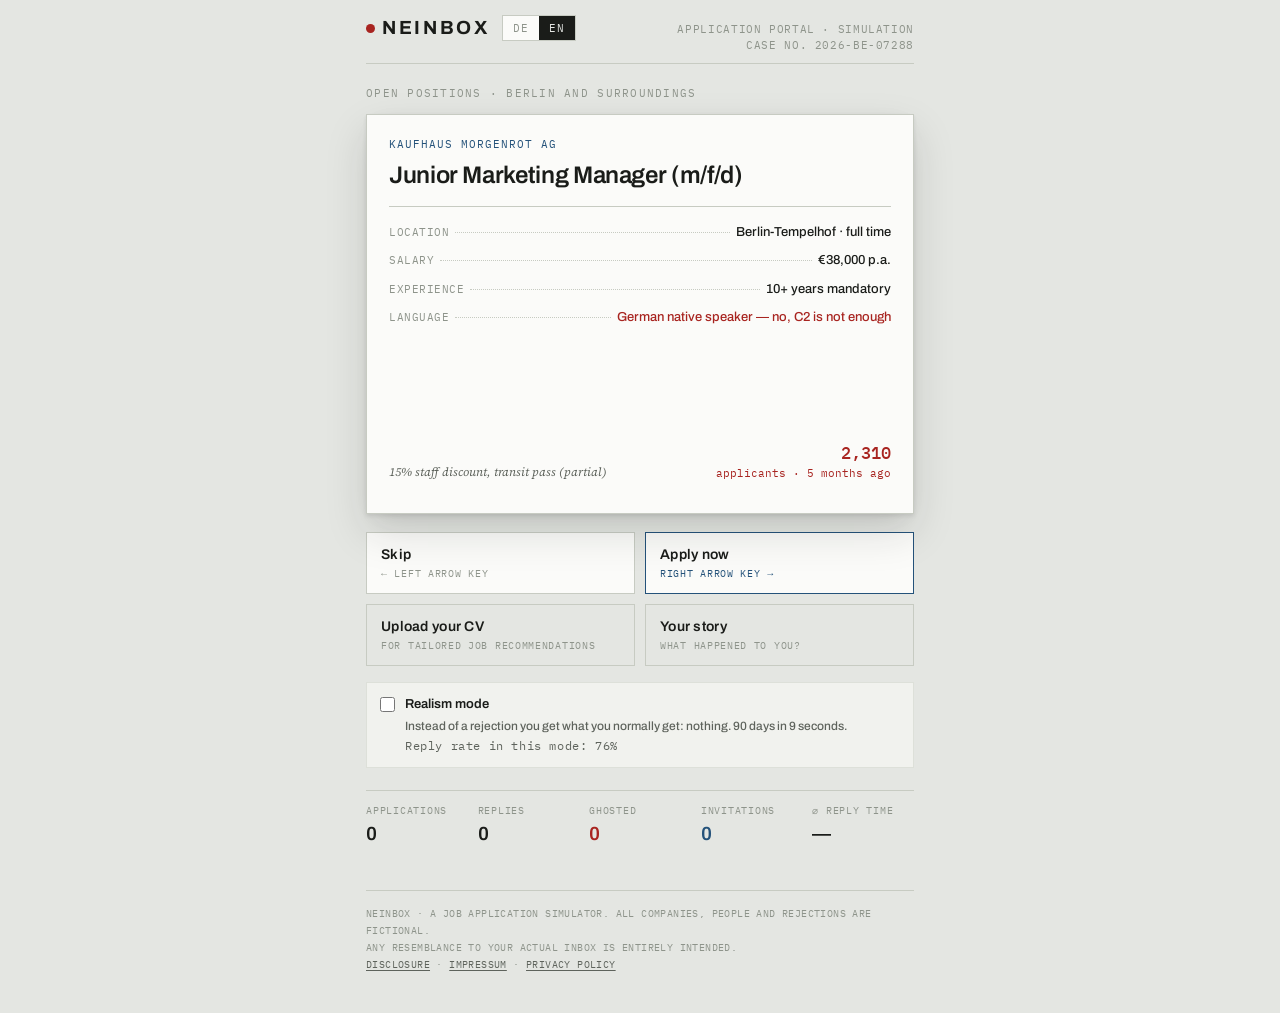
<file: neinbox/index.html>
<!DOCTYPE html>
<html lang="de">
<head>
<meta charset="utf-8">
<meta name="viewport" content="width=device-width, initial-scale=1, viewport-fit=cover">
<meta name="description" content="Neinbox — a job application simulator in German and English. Every application gets answered in seconds, with the honest reason nobody ever gives you. Ein Bewerbungssimulator für alle, die geghostet werden.">
<style>
  :root { color-scheme: light dark; padding-top: env(safe-area-inset-top, 0px); padding-bottom: env(safe-area-inset-bottom, 0px); }
  html, body { height: 100%; }
  body { margin: 0; font: 14px system-ui, sans-serif; background: #FAFAF8; }
  img { max-width: 100%; }
  [hidden] { display: none !important; }
</style>
<title>Neinbox — Bewerbungssimulator</title>
<script src="vendor/pdf-3.11.174.min.js"></script>
<script src="vendor/jszip-3.10.1.min.js"></script>
<style>
  /* Fonts are served from this site. Nothing is fetched from Google,
     so no visitor IP is transmitted to a third party for typography. */
  @font-face {
    font-family: 'Archivo';
    font-style: normal;
    font-weight: 500 700;
    font-display: swap;
    src: url('fonts/archivo-500-700-normal-latin-ext.woff2') format('woff2');
    unicode-range: U+0100-02BA, U+02BD-02C5, U+02C7-02CC, U+02CE-02D7, U+02DD-02FF, U+0304, U+0308, U+0329, U+1D00-1DBF, U+1E00-1E9F, U+1EF2-1EFF, U+2020, U+20A0-20AB, U+20AD-20C0, U+2113, U+2C60-2C7F, U+A720-A7FF;
  }
  @font-face {
    font-family: 'Archivo';
    font-style: normal;
    font-weight: 500 700;
    font-display: swap;
    src: url('fonts/archivo-500-700-normal-latin.woff2') format('woff2');
    unicode-range: U+0000-00FF, U+0131, U+0152-0153, U+02BB-02BC, U+02C6, U+02DA, U+02DC, U+0304, U+0308, U+0329, U+2000-206F, U+20AC, U+2122, U+2191, U+2193, U+2212, U+2215, U+FEFF, U+FFFD;
  }
  @font-face {
    font-family: 'IBM Plex Mono';
    font-style: normal;
    font-weight: 400;
    font-display: swap;
    src: url('fonts/ibm-plex-mono-400-normal-latin-ext.woff2') format('woff2');
    unicode-range: U+0100-02BA, U+02BD-02C5, U+02C7-02CC, U+02CE-02D7, U+02DD-02FF, U+0304, U+0308, U+0329, U+1D00-1DBF, U+1E00-1E9F, U+1EF2-1EFF, U+2020, U+20A0-20AB, U+20AD-20C0, U+2113, U+2C60-2C7F, U+A720-A7FF;
  }
  @font-face {
    font-family: 'IBM Plex Mono';
    font-style: normal;
    font-weight: 400;
    font-display: swap;
    src: url('fonts/ibm-plex-mono-400-normal-latin.woff2') format('woff2');
    unicode-range: U+0000-00FF, U+0131, U+0152-0153, U+02BB-02BC, U+02C6, U+02DA, U+02DC, U+0304, U+0308, U+0329, U+2000-206F, U+20AC, U+2122, U+2191, U+2193, U+2212, U+2215, U+FEFF, U+FFFD;
  }
  @font-face {
    font-family: 'IBM Plex Mono';
    font-style: normal;
    font-weight: 500;
    font-display: swap;
    src: url('fonts/ibm-plex-mono-500-normal-latin-ext.woff2') format('woff2');
    unicode-range: U+0100-02BA, U+02BD-02C5, U+02C7-02CC, U+02CE-02D7, U+02DD-02FF, U+0304, U+0308, U+0329, U+1D00-1DBF, U+1E00-1E9F, U+1EF2-1EFF, U+2020, U+20A0-20AB, U+20AD-20C0, U+2113, U+2C60-2C7F, U+A720-A7FF;
  }
  @font-face {
    font-family: 'IBM Plex Mono';
    font-style: normal;
    font-weight: 500;
    font-display: swap;
    src: url('fonts/ibm-plex-mono-500-normal-latin.woff2') format('woff2');
    unicode-range: U+0000-00FF, U+0131, U+0152-0153, U+02BB-02BC, U+02C6, U+02DA, U+02DC, U+0304, U+0308, U+0329, U+2000-206F, U+20AC, U+2122, U+2191, U+2193, U+2212, U+2215, U+FEFF, U+FFFD;
  }
  @font-face {
    font-family: 'Source Serif 4';
    font-style: italic;
    font-weight: 400;
    font-display: swap;
    src: url('fonts/source-serif-4-400-italic-latin-ext.woff2') format('woff2');
    unicode-range: U+0100-02BA, U+02BD-02C5, U+02C7-02CC, U+02CE-02D7, U+02DD-02FF, U+0304, U+0308, U+0329, U+1D00-1DBF, U+1E00-1E9F, U+1EF2-1EFF, U+2020, U+20A0-20AB, U+20AD-20C0, U+2113, U+2C60-2C7F, U+A720-A7FF;
  }
  @font-face {
    font-family: 'Source Serif 4';
    font-style: italic;
    font-weight: 400;
    font-display: swap;
    src: url('fonts/source-serif-4-400-italic-latin.woff2') format('woff2');
    unicode-range: U+0000-00FF, U+0131, U+0152-0153, U+02BB-02BC, U+02C6, U+02DA, U+02DC, U+0304, U+0308, U+0329, U+2000-206F, U+20AC, U+2122, U+2191, U+2193, U+2212, U+2215, U+FEFF, U+FFFD;
  }
  @font-face {
    font-family: 'Source Serif 4';
    font-style: normal;
    font-weight: 400;
    font-display: swap;
    src: url('fonts/source-serif-4-400-normal-latin-ext.woff2') format('woff2');
    unicode-range: U+0100-02BA, U+02BD-02C5, U+02C7-02CC, U+02CE-02D7, U+02DD-02FF, U+0304, U+0308, U+0329, U+1D00-1DBF, U+1E00-1E9F, U+1EF2-1EFF, U+2020, U+20A0-20AB, U+20AD-20C0, U+2113, U+2C60-2C7F, U+A720-A7FF;
  }
  @font-face {
    font-family: 'Source Serif 4';
    font-style: normal;
    font-weight: 400;
    font-display: swap;
    src: url('fonts/source-serif-4-400-normal-latin.woff2') format('woff2');
    unicode-range: U+0000-00FF, U+0131, U+0152-0153, U+02BB-02BC, U+02C6, U+02DA, U+02DC, U+0304, U+0308, U+0329, U+2000-206F, U+20AC, U+2122, U+2191, U+2193, U+2212, U+2215, U+FEFF, U+FFFD;
  }

  :root {
    --ground: #E4E6E2;
    --paper: #FBFBF9;
    --paper-2: #F1F2EE;
    --ink: #1A1C19;
    --ink-2: #5E635C;
    --ink-3: #8E948B;
    --rule: #C7CBC2;
    --rule-soft: #DDE0D9;
    --stamp: #A82420;
    --stamp-soft: rgba(168, 36, 32, 0.08);
    --seal: #24527A;
    --shadow: 0 1px 2px rgba(26, 28, 25, .08), 0 8px 24px rgba(26, 28, 25, .07);
    --shadow-lift: 0 2px 4px rgba(26, 28, 25, .10), 0 18px 40px rgba(26, 28, 25, .14);

    --sans: "Archivo", "Helvetica Neue", Arial, sans-serif;
    --serif: "Source Serif 4", Georgia, "Times New Roman", serif;
    --mono: "IBM Plex Mono", "SF Mono", Menlo, Consolas, monospace;
  }

  @media (prefers-color-scheme: dark) {
    :root:not([data-theme="light"]) {
      --ground: #131512;
      --paper: #1D201C;
      --paper-2: #262A24;
      --ink: #E7E9E3;
      --ink-2: #A0A69B;
      --ink-3: #757B70;
      --rule: #383D35;
      --rule-soft: #2C302A;
      --stamp: #E0685C;
      --stamp-soft: rgba(224, 104, 92, 0.12);
      --seal: #7BA6D4;
      --shadow: 0 1px 2px rgba(0,0,0,.4), 0 8px 24px rgba(0,0,0,.3);
      --shadow-lift: 0 2px 4px rgba(0,0,0,.5), 0 18px 40px rgba(0,0,0,.45);
    }
  }
  :root[data-theme="dark"] {
    --ground: #131512;
    --paper: #1D201C;
    --paper-2: #262A24;
    --ink: #E7E9E3;
    --ink-2: #A0A69B;
    --ink-3: #757B70;
    --rule: #383D35;
    --rule-soft: #2C302A;
    --stamp: #E0685C;
    --stamp-soft: rgba(224, 104, 92, 0.12);
    --seal: #7BA6D4;
    --shadow: 0 1px 2px rgba(0,0,0,.4), 0 8px 24px rgba(0,0,0,.3);
    --shadow-lift: 0 2px 4px rgba(0,0,0,.5), 0 18px 40px rgba(0,0,0,.45);
  }

  * { box-sizing: border-box; }

  body {
    background: var(--ground);
    color: var(--ink);
    font-family: var(--sans);
    font-size: 15px;
    line-height: 1.5;
    -webkit-font-smoothing: antialiased;
  }

  .shell {
    max-width: 580px;
    margin: 0 auto;
    padding-inline: 16px;
    padding-block: 0 40px;
    display: flex;
    flex-direction: column;
    min-height: 100%;
  }

  /* ---------- masthead ---------- */
  .masthead {
    position: sticky;
    top: env(safe-area-inset-top, 0px);
    z-index: 40;
    background: var(--ground);
    border-bottom: 1px solid var(--rule);
    padding-block: 14px 10px;
    display: flex;
    align-items: baseline;
    justify-content: space-between;
    gap: 12px;
    flex-wrap: wrap;
  }
  .wordmark {
    font-family: var(--sans);
    font-weight: 700;
    font-size: 19px;
    letter-spacing: .14em;
    text-transform: uppercase;
    display: flex;
    align-items: center;
    gap: 7px;
  }
  .wordmark::before {
    content: "";
    width: 9px; height: 9px;
    border-radius: 50%;
    background: var(--stamp);
    flex: none;
  }
  .lang-switch {
    display: flex;
    border: 1px solid var(--rule);
    background: var(--paper);
    flex: none;
  }
  .lang-switch button {
    font-family: var(--mono);
    font-size: 11px;
    letter-spacing: .1em;
    padding: 5px 10px;
    border: 0;
    background: transparent;
    color: var(--ink-3);
    cursor: pointer;
    transition: background .15s ease, color .15s ease;
  }
  .lang-switch button:hover { color: var(--ink); }
  .lang-switch button:focus-visible { outline: 2px solid var(--seal); outline-offset: -2px; }
  .lang-switch button[aria-pressed="true"] {
    background: var(--ink);
    color: var(--ground);
  }
  .masthead-row {
    display: flex;
    align-items: center;
    gap: 12px;
  }
  .masthead-sub {
    font-family: var(--mono);
    font-size: 10.5px;
    letter-spacing: .06em;
    text-transform: uppercase;
    color: var(--ink-3);
    text-align: right;
    font-variant-numeric: tabular-nums;
  }

  /* ---------- generic bits ---------- */
  .eyebrow {
    font-family: var(--mono);
    font-size: 10.5px;
    letter-spacing: .12em;
    text-transform: uppercase;
    color: var(--ink-3);
  }
  .stage { flex: 1; display: flex; flex-direction: column; justify-content: center; }

  /* ---------- deck ---------- */
  .deck-wrap { padding-block: 22px 0; }
  .deck {
    position: relative;
    height: 400px;
  }
  @media (max-width: 420px) { .deck { height: 428px; } }

  .card {
    position: absolute;
    inset: 0;
    background: var(--paper);
    border: 1px solid var(--rule);
    box-shadow: var(--shadow);
    padding: 22px 22px 20px;
    display: flex;
    flex-direction: column;
    transform-origin: 50% 90%;
    will-change: transform;
    touch-action: pan-y;
  }
  .card.is-top { cursor: grab; box-shadow: var(--shadow-lift); }
  .card.is-top:active { cursor: grabbing; }
  .card.settle { transition: transform .38s cubic-bezier(.2,.8,.3,1), opacity .38s ease; }

  .card-firm {
    font-family: var(--mono);
    font-size: 11px;
    letter-spacing: .09em;
    text-transform: uppercase;
    color: var(--seal);
    line-height: 1.35;
  }
  .card-role {
    font-family: var(--sans);
    font-weight: 600;
    font-size: 24px;
    line-height: 1.16;
    letter-spacing: -.015em;
    text-wrap: balance;
    margin-block: 10px 0;
  }
  .card-rule { height: 1px; background: var(--rule); margin-block: 16px; }

  .specs { display: flex; flex-direction: column; gap: 9px; margin: 0; }
  .spec { display: flex; align-items: baseline; gap: 6px; font-size: 13px; }
  .spec dt {
    font-family: var(--mono);
    font-size: 10.5px;
    letter-spacing: .05em;
    text-transform: uppercase;
    color: var(--ink-3);
    flex: none;
  }
  .spec .leader {
    flex: 1;
    border-bottom: 1px dotted var(--rule);
    transform: translateY(-3px);
    min-width: 8px;
  }
  .spec dd { margin: 0; text-align: right; color: var(--ink); }
  .spec.flag dd { color: var(--stamp); }

  .card-foot {
    margin-top: auto;
    padding-top: 16px;
    display: flex;
    align-items: flex-end;
    justify-content: space-between;
    gap: 12px;
  }
  .perks {
    font-size: 12px;
    color: var(--ink-2);
    font-style: italic;
    font-family: var(--serif);
    line-height: 1.4;
    max-width: 62%;
  }
  .queue {
    font-family: var(--mono);
    font-size: 11px;
    text-align: right;
    color: var(--stamp);
    font-variant-numeric: tabular-nums;
    line-height: 1.45;
    flex: none;
  }
  .queue b { display: block; font-size: 17px; font-weight: 500; }

  .verdict {
    position: absolute;
    top: 20px;
    font-family: var(--sans);
    font-weight: 700;
    font-size: 15px;
    letter-spacing: .16em;
    text-transform: uppercase;
    padding: 5px 11px;
    border: 2.5px solid currentColor;
    opacity: 0;
    pointer-events: none;
  }
  .verdict.yes { right: 20px; color: var(--seal); transform: rotate(9deg); }
  .verdict.no  { left: 20px;  color: var(--stamp); transform: rotate(-9deg); }

  /* ---------- controls ---------- */
  .controls {
    display: grid;
    grid-template-columns: 1fr 1fr;
    gap: 10px;
    margin-block: 18px 0;
  }
  .btn {
    font-family: var(--sans);
    font-weight: 600;
    font-size: 14px;
    letter-spacing: .02em;
    padding: 13px 14px;
    border: 1px solid var(--rule);
    background: var(--paper);
    color: var(--ink);
    cursor: pointer;
    text-align: left;
    line-height: 1.3;
    transition: background .15s ease, border-color .15s ease, transform .08s ease;
  }
  .btn:hover { background: var(--paper-2); border-color: var(--ink-3); }
  .btn:active { transform: translateY(1px); }
  .btn:focus-visible { outline: 2px solid var(--seal); outline-offset: 2px; }
  .btn small {
    display: block;
    font-family: var(--mono);
    font-weight: 400;
    font-size: 10px;
    letter-spacing: .07em;
    text-transform: uppercase;
    color: var(--ink-3);
    margin-top: 3px;
  }
  .btn.apply { border-color: var(--seal); }
  .btn.apply small { color: var(--seal); }
  .btn.wide { grid-column: 1 / -1; text-align: center; }
  .btn.wide small { text-align: center; }

  /* ---------- ledger ---------- */
  .ledger {
    margin-top: 22px;
    border-top: 1px solid var(--rule);
    padding-top: 14px;
    display: grid;
    grid-template-columns: repeat(5, 1fr);
    gap: 10px;
  }
  @media (max-width: 520px) { .ledger { grid-template-columns: repeat(3, 1fr); gap: 14px 10px; } }
  @media (max-width: 340px) { .ledger { grid-template-columns: repeat(2, 1fr); gap: 14px 10px; } }
  .stat dt {
    font-family: var(--mono);
    font-size: 9.5px;
    letter-spacing: .08em;
    text-transform: uppercase;
    color: var(--ink-3);
    line-height: 1.3;
  }
  .stat dd {
    margin: 3px 0 0;
    font-family: var(--sans);
    font-weight: 600;
    font-size: 19px;
    font-variant-numeric: tabular-nums;
    letter-spacing: -.01em;
  }
  .stat.accent dd { color: var(--stamp); }
  .stat.good dd { color: var(--seal); }

  .mode {
    margin-top: 16px;
    display: flex;
    align-items: flex-start;
    gap: 10px;
    padding: 12px 13px;
    background: var(--paper-2);
    border: 1px solid var(--rule-soft);
  }
  .mode input { margin: 2px 0 0; accent-color: var(--stamp); width: 15px; height: 15px; flex: none; }
  .mode label { font-size: 13px; cursor: pointer; }
  .mode label b { font-weight: 600; }
  .mode label span { display: block; color: var(--ink-2); font-size: 12px; margin-top: 2px; }

  /* ---------- pending ---------- */
  .pending {
    background: var(--paper);
    border: 1px solid var(--rule);
    box-shadow: var(--shadow);
    padding: 30px 24px;
    text-align: center;
  }
  .pending h2 {
    font-family: var(--sans);
    font-weight: 600;
    font-size: 17px;
    margin: 12px 0 6px;
    letter-spacing: -.01em;
  }
  .pending p { margin: 0; color: var(--ink-2); font-size: 13.5px; }
  .clock {
    font-family: var(--mono);
    font-size: 46px;
    font-weight: 500;
    font-variant-numeric: tabular-nums;
    letter-spacing: -.02em;
    margin-top: 20px;
    color: var(--seal);
  }
  .clock span { font-size: 15px; letter-spacing: .06em; color: var(--ink-3); }
  .bar { height: 3px; background: var(--rule-soft); margin-top: 16px; overflow: hidden; }
  .bar i { display: block; height: 100%; width: 0; background: var(--seal); }

  /* ---------- letter ---------- */
  .letter {
    position: relative;
    background: var(--paper);
    border: 1px solid var(--rule);
    box-shadow: var(--shadow-lift);
    padding: 26px 26px 20px;
    font-family: var(--serif);
    font-size: 14.5px;
    line-height: 1.62;
    overflow: hidden;
  }
  .letter-head {
    display: flex;
    justify-content: space-between;
    gap: 14px;
    flex-wrap: wrap;
    font-family: var(--mono);
    font-size: 10.5px;
    letter-spacing: .05em;
    text-transform: uppercase;
    color: var(--ink-3);
    line-height: 1.5;
    border-bottom: 1px solid var(--rule);
    padding-bottom: 12px;
  }
  .letter-head .from { color: var(--seal); max-width: 60%; }
  .letter-meta { text-align: right; font-variant-numeric: tabular-nums; }
  @media (max-width: 480px) {
    .letter-head .from { max-width: 100%; }
    .letter-meta { text-align: left; }
  }
  .betreff {
    font-family: var(--sans);
    font-weight: 600;
    font-size: 14px;
    line-height: 1.4;
    margin: 18px 0 16px;
    text-wrap: balance;
  }
  .letter p { margin: 0 0 13px; }
  .reason {
    border-left: 2px solid var(--stamp);
    background: var(--stamp-soft);
    padding: 12px 14px;
    margin: 0 0 14px;
  }
  .reason q { font-size: 15.5px; quotes: "\201E" "\201C"; display: block; }
  :root[lang="en"] .reason q { quotes: "\201C" "\201D"; }
  .reason .gloss {
    display: block;
    margin-top: 7px;
    font-size: 12.5px;
    font-style: italic;
    color: var(--ink-2);
    line-height: 1.5;
  }
  .sig-row {
    display: flex;
    align-items: center;
    justify-content: space-between;
    gap: 16px;
    flex-wrap: wrap;
    margin-top: 22px;
  }
  .sig { flex: 1 1 210px; }
  .sig .name { font-style: italic; font-size: 18px; line-height: 1.2; }
  .sig .dept {
    font-family: var(--mono);
    font-size: 10.5px;
    letter-spacing: .05em;
    text-transform: uppercase;
    color: var(--ink-3);
    margin-top: 5px;
  }
  .stamp {
    flex: none;
    margin: 10px 8px 10px 0;
    border: 3px solid var(--stamp);
    color: var(--stamp);
    font-family: var(--sans);
    font-weight: 700;
    font-size: 23px;
    letter-spacing: .18em;
    text-transform: uppercase;
    padding: 6px 12px 5px;
    transform: rotate(-7deg);
    opacity: .82;
    text-align: center;
    pointer-events: none;
  }
  .stamp em {
    display: block;
    font-family: var(--mono);
    font-style: normal;
    font-weight: 400;
    font-size: 9px;
    letter-spacing: .1em;
    margin-top: 2px;
  }
  .letter.invite .reason { border-left-color: var(--seal); background: rgba(36, 82, 122, .07); }
  :root[data-theme="dark"] .letter.invite .reason,
  :root:not([data-theme="light"]) .letter.invite .reason { background: rgba(123, 166, 212, .12); }
  .letter.invite .stamp { border-color: var(--seal); color: var(--seal); }
  .odds {
    display: block;
    margin-top: 6px;
    font-family: var(--mono);
    font-size: 10.5px;
    letter-spacing: .05em;
    color: var(--ink-3);
  }
  .disclaimer {
    margin-top: 20px;
    padding-top: 12px;
    border-top: 1px dotted var(--rule);
    font-family: var(--mono);
    font-size: 10px;
    letter-spacing: .04em;
    line-height: 1.6;
    color: var(--ink-3);
    text-transform: uppercase;
  }

  /* ---------- ghost timeline ---------- */
  .ghost {
    background: var(--paper);
    border: 1px solid var(--rule);
    box-shadow: var(--shadow);
    padding: 24px 22px 20px;
  }
  .ghost h2 {
    font-family: var(--sans);
    font-weight: 600;
    font-size: 17px;
    margin: 6px 0 4px;
  }
  .ghost .lede { color: var(--ink-2); font-size: 13.5px; margin: 0 0 18px; }
  .timeline {
    list-style: none;
    margin: 0;
    padding: 0 0 0 18px;
    border-left: 1px solid var(--rule);
    min-height: 268px;
    display: flex;
    flex-direction: column;
    gap: 13px;
  }
  .timeline li {
    position: relative;
    font-size: 13.5px;
    line-height: 1.45;
    opacity: 0;
    animation: fade .5s ease forwards;
  }
  .timeline li::before {
    content: "";
    position: absolute;
    left: -22.5px;
    top: 7px;
    width: 7px; height: 7px;
    border-radius: 50%;
    background: var(--rule);
  }
  .timeline li.void { color: var(--ink-3); font-family: var(--mono); font-size: 12px; letter-spacing: .1em; }
  .timeline li.void::before { background: transparent; border: 1px solid var(--rule); }
  .timeline li.final { color: var(--stamp); font-weight: 600; }
  .timeline li.final::before { background: var(--stamp); }
  .tl-day {
    font-family: var(--mono);
    font-size: 10.5px;
    letter-spacing: .07em;
    text-transform: uppercase;
    color: var(--ink-3);
    display: block;
    margin-bottom: 1px;
  }
  @keyframes fade { from { opacity: 0; transform: translateY(5px); } to { opacity: 1; transform: none; } }
  @media (prefers-reduced-motion: reduce) {
    .timeline li { animation-duration: .01ms; }
    .card.settle { transition-duration: .01ms; }
  }

  /* ---------- truth card ---------- */
  .truth {
    background: var(--ink);
    color: var(--ground);
    border: 1px solid var(--ink);
    box-shadow: var(--shadow-lift);
    padding: 30px 26px 26px;
  }
  .truth .eyebrow { color: var(--stamp); }
  .truth h2 {
    font-family: var(--sans);
    font-weight: 600;
    font-size: 26px;
    line-height: 1.2;
    letter-spacing: -.02em;
    margin: 12px 0 14px;
    text-wrap: balance;
  }
  .truth p {
    font-family: var(--serif);
    font-size: 15px;
    line-height: 1.65;
    margin: 0 0 13px;
    opacity: .88;
  }
  .truth .gloss { font-size: 13px; font-style: italic; opacity: .62; }
  .truth .btn {
    background: transparent;
    color: var(--ground);
    border-color: rgba(255,255,255,.28);
    margin-top: 8px;
  }
  .truth .btn:hover { background: rgba(255,255,255,.08); border-color: rgba(255,255,255,.5); }
  :root[data-theme="dark"] .truth .btn,
  :root:not([data-theme="light"]) .truth .btn { }


  /* ---------- CV intake ---------- */
  .panel {
    background: var(--paper);
    border: 1px solid var(--rule);
    box-shadow: var(--shadow);
    padding: 24px 22px 20px;
  }
  .panel h2 {
    font-family: var(--sans);
    font-weight: 600;
    font-size: 19px;
    letter-spacing: -.015em;
    margin: 10px 0 6px;
    text-wrap: balance;
  }
  .panel .lede { color: var(--ink-2); font-size: 13.5px; margin: 0 0 18px; line-height: 1.5; }

  .dropzone {
    border: 2px dashed var(--rule);
    background: var(--paper-2);
    padding: 30px 20px;
    text-align: center;
    cursor: pointer;
    transition: border-color .15s ease, background .15s ease;
  }
  .dropzone:hover, .dropzone.hot { border-color: var(--seal); background: var(--paper); }
  .dropzone:focus-visible { outline: 2px solid var(--seal); outline-offset: 2px; }
  .dropzone .big {
    font-family: var(--sans);
    font-weight: 600;
    font-size: 15px;
    display: block;
  }
  .dropzone .small {
    font-family: var(--mono);
    font-size: 10.5px;
    letter-spacing: .06em;
    text-transform: uppercase;
    color: var(--ink-3);
    display: block;
    margin-top: 7px;
  }
  .dropzone.err { border-color: var(--stamp); }

  .paste-toggle {
    display: block;
    width: 100%;
    margin-top: 12px;
    background: none;
    border: 0;
    padding: 4px;
    font-family: var(--mono);
    font-size: 11px;
    letter-spacing: .05em;
    color: var(--ink-2);
    text-decoration: underline;
    text-underline-offset: 3px;
    cursor: pointer;
  }
  .paste-toggle:hover { color: var(--ink); }
  #pasteArea {
    width: 100%;
    margin-top: 10px;
    min-height: 130px;
    padding: 12px;
    font-family: var(--mono);
    font-size: 12px;
    line-height: 1.55;
    color: var(--ink);
    background: var(--paper-2);
    border: 1px solid var(--rule);
    resize: vertical;
  }
  #pasteArea:focus-visible { outline: 2px solid var(--seal); outline-offset: -1px; }

  .privacy {
    margin-top: 16px;
    border-left: 2px solid var(--seal);
    background: var(--paper-2);
    padding: 12px 14px;
    font-family: var(--mono);
    font-size: 11px;
    line-height: 1.65;
    color: var(--ink-2);
  }
  .privacy b { color: var(--ink); font-weight: 500; }

  /* ---------- analysis ---------- */
  .steps { list-style: none; margin: 18px 0 0; padding: 0; display: flex; flex-direction: column; gap: 10px; }
  .steps li {
    display: flex;
    align-items: baseline;
    gap: 10px;
    font-family: var(--mono);
    font-size: 12px;
    line-height: 1.5;
    color: var(--ink-3);
    opacity: 0;
    animation: fade .35s ease forwards;
  }
  .steps li.done { color: var(--ink); }
  .steps .tick { color: var(--seal); flex: none; width: 14px; }

  /* ---------- match report ---------- */
  .readout { margin: 0 0 18px; display: flex; flex-direction: column; gap: 0; }
  .readout .row {
    display: flex;
    align-items: baseline;
    gap: 8px;
    padding: 9px 0;
    border-bottom: 1px solid var(--rule-soft);
    font-size: 13.5px;
  }
  .readout .row:last-child { border-bottom: 0; }
  .readout dt {
    font-family: var(--mono);
    font-size: 10.5px;
    letter-spacing: .05em;
    text-transform: uppercase;
    color: var(--ink-3);
    flex: none;
  }
  .readout .leader { flex: 1; border-bottom: 1px dotted var(--rule); transform: translateY(-3px); min-width: 8px; }
  .readout dd { margin: 0; text-align: right; font-variant-numeric: tabular-nums; }
  .readout .row.bad dd { color: var(--stamp); font-weight: 600; }

  .score {
    display: flex;
    align-items: baseline;
    justify-content: space-between;
    gap: 14px;
    border: 1px solid var(--seal);
    background: var(--paper-2);
    padding: 14px 16px;
    margin-bottom: 18px;
  }
  .score .k {
    font-family: var(--mono);
    font-size: 10.5px;
    letter-spacing: .07em;
    text-transform: uppercase;
    color: var(--ink-2);
    max-width: 62%;
    line-height: 1.5;
  }
  .score .v {
    font-family: var(--sans);
    font-weight: 700;
    font-size: 34px;
    color: var(--seal);
    font-variant-numeric: tabular-nums;
    letter-spacing: -.02em;
  }

  .rec-list { list-style: none; margin: 0; padding: 0; display: flex; flex-direction: column; gap: 10px; }
  .rec {
    border: 1px solid var(--rule);
    background: var(--paper-2);
    padding: 12px 14px;
  }
  .rec .r-firm {
    font-family: var(--mono);
    font-size: 10px;
    letter-spacing: .08em;
    text-transform: uppercase;
    color: var(--seal);
  }
  .rec .r-role { font-family: var(--sans); font-weight: 600; font-size: 14.5px; margin-top: 3px; line-height: 1.3; }
  .rec .r-why {
    font-family: var(--serif);
    font-style: italic;
    font-size: 12.5px;
    color: var(--ink-2);
    margin-top: 5px;
    line-height: 1.45;
  }

  /* ---------- shredder ---------- */
  .shred-stage {
    position: relative;
    height: 300px;
    margin: 4px 0 0;
    overflow: hidden;
  }
  .doc {
    position: absolute;
    inset: 0;
    background: var(--paper-2);
    border: 1px solid var(--rule);
    padding: 16px 18px;
    font-family: var(--mono);
    font-size: 9.5px;
    line-height: 1.75;
    color: var(--ink-2);
    white-space: pre-wrap;
    word-break: break-word;
    overflow: hidden;
  }
  .doc-title {
    font-family: var(--sans);
    font-weight: 700;
    font-size: 13px;
    color: var(--ink);
    letter-spacing: .04em;
    text-transform: uppercase;
    display: block;
    margin-bottom: 8px;
  }
  .strip { position: absolute; top: 0; bottom: 0; overflow: hidden; will-change: transform, opacity; }
  .strip > .doc { width: var(--docw); left: var(--offx); }
  .strip.go { animation: shred 1.15s cubic-bezier(.4,.05,.6,1) forwards; }
  @keyframes shred {
    0%   { transform: translateY(0) rotate(0deg); opacity: 1; }
    18%  { transform: translateY(6px) rotate(0deg); opacity: 1; }
    100% { transform: translateY(330px) rotate(var(--spin)); opacity: 0; }
  }
  .blades {
    position: absolute;
    left: 0; right: 0;
    top: 52%;
    height: 10px;
    background: repeating-linear-gradient(90deg, var(--ink-3) 0 6px, transparent 6px 12px);
    opacity: 0;
    transition: opacity .2s ease;
  }
  .blades.on { opacity: .5; }
  .shred-done {
    position: absolute;
    inset: 0;
    display: flex;
    flex-direction: column;
    align-items: center;
    justify-content: center;
    text-align: center;
    gap: 8px;
    opacity: 0;
    transition: opacity .5s ease;
    pointer-events: none;
  }
  .shred-done.on { opacity: 1; }
  .shred-done .mark {
    font-family: var(--sans);
    font-weight: 700;
    font-size: 17px;
    letter-spacing: .16em;
    text-transform: uppercase;
    color: var(--seal);
    border: 2.5px solid var(--seal);
    padding: 7px 14px;
  }
  @media (prefers-reduced-motion: reduce) {
    .strip.go { animation-duration: .01ms; }
    .steps li { animation-duration: .01ms; }
  }

  .btn.ghostly { background: transparent; }
  .cv-entry {
    margin-top: 10px;
    width: 100%;
  }


  /* ---------- questionnaire ---------- */
  .formno {
    display: flex;
    justify-content: space-between;
    gap: 12px;
    flex-wrap: wrap;
    font-family: var(--mono);
    font-size: 10px;
    letter-spacing: .07em;
    text-transform: uppercase;
    color: var(--ink-3);
    border-bottom: 1px solid var(--rule);
    padding-bottom: 10px;
    margin-bottom: 16px;
  }
  .fields { display: flex; flex-direction: column; gap: 15px; }
  .field { display: flex; flex-direction: column; gap: 5px; }
  .field > label {
    font-family: var(--mono);
    font-size: 10.5px;
    letter-spacing: .06em;
    text-transform: uppercase;
    color: var(--ink-2);
    line-height: 1.45;
  }
  .field .opt { color: var(--ink-3); text-transform: none; letter-spacing: 0; font-style: italic; }
  .field .req { color: var(--stamp); }

  .field input[type="text"],
  .field input[type="number"],
  .field input[type="email"],
  .field select,
  .field textarea {
    width: 100%;
    font-family: var(--sans);
    font-size: 14px;
    color: var(--ink);
    background: var(--paper-2);
    border: 1px solid var(--rule);
    border-radius: 0;
    padding: 10px 11px;
    line-height: 1.4;
    -webkit-appearance: none;
    appearance: none;
  }
  .field select {
    background-image: linear-gradient(45deg, transparent 50%, var(--ink-2) 50%),
                      linear-gradient(135deg, var(--ink-2) 50%, transparent 50%);
    background-position: calc(100% - 17px) calc(50% + 1px), calc(100% - 12px) calc(50% + 1px);
    background-size: 5px 5px, 5px 5px;
    background-repeat: no-repeat;
    padding-right: 32px;
  }
  .field textarea { min-height: 120px; resize: vertical; font-size: 14px; line-height: 1.55; }
  .field input:focus-visible,
  .field select:focus-visible,
  .field textarea:focus-visible { outline: 2px solid var(--seal); outline-offset: -1px; }
  .field.bad input, .field.bad textarea, .field.bad select { border-color: var(--stamp); }
  .field .err {
    font-family: var(--mono);
    font-size: 10.5px;
    color: var(--stamp);
    letter-spacing: .04em;
  }
  .counter {
    font-family: var(--mono);
    font-size: 10px;
    color: var(--ink-3);
    text-align: right;
    font-variant-numeric: tabular-nums;
  }

  .consents {
    margin-top: 20px;
    border-top: 1px solid var(--rule);
    padding-top: 16px;
    display: flex;
    flex-direction: column;
    gap: 13px;
  }
  .consent { display: flex; align-items: flex-start; gap: 10px; }
  .consent input {
    margin: 2px 0 0;
    width: 16px;
    height: 16px;
    flex: none;
    accent-color: var(--seal);
  }
  .consent label { font-size: 13px; line-height: 1.5; cursor: pointer; }
  .consent label b { font-weight: 600; display: block; }
  .consent label span { color: var(--ink-2); font-size: 12px; }

  /* ---------- thanks ---------- */
  .thanks { text-align: center; padding: 34px 24px 30px; }
  .thanks .mark {
    display: inline-block;
    font-family: var(--sans);
    font-weight: 700;
    font-size: 15px;
    letter-spacing: .16em;
    text-transform: uppercase;
    color: var(--seal);
    border: 2.5px solid var(--seal);
    padding: 7px 14px;
    transform: rotate(-3deg);
  }
  .thanks h2 {
    font-family: var(--sans);
    font-weight: 600;
    font-size: 21px;
    letter-spacing: -.015em;
    margin: 20px 0 10px;
    text-wrap: balance;
  }
  .thanks p {
    font-family: var(--serif);
    font-size: 14.5px;
    line-height: 1.6;
    color: var(--ink-2);
    margin: 0 auto 12px;
    max-width: 40ch;
  }
  .thanks .demo {
    font-family: var(--mono);
    font-size: 10.5px;
    letter-spacing: .05em;
    color: var(--stamp);
    text-transform: uppercase;
    margin-top: 16px;
  }

  .entry-row {
    margin-top: 10px;
    display: grid;
    grid-template-columns: 1fr 1fr;
    gap: 10px;
  }
  @media (max-width: 380px) { .entry-row { grid-template-columns: 1fr; } }


  /* ---------- the listing that is us ---------- */
  .card.self { border-color: var(--seal); }
  .card.self .card-firm { color: var(--seal); font-weight: 500; }
  .card.self .queue { color: var(--seal); }

  .filled {
    position: relative;
    background: var(--paper);
    border: 1px solid var(--seal);
    box-shadow: var(--shadow-lift);
    padding: 26px 24px 22px;
    overflow: hidden;
  }
  .filled .eyebrow { color: var(--seal); }
  .filled h2 {
    font-family: var(--sans);
    font-weight: 600;
    font-size: 22px;
    line-height: 1.2;
    letter-spacing: -.02em;
    margin: 12px 0 16px;
    text-wrap: balance;
  }
  .filled p {
    font-family: var(--serif);
    font-size: 15px;
    line-height: 1.62;
    margin: 0 0 13px;
  }
  .filled .gloss {
    font-size: 12.5px;
    font-style: italic;
    color: var(--ink-2);
    line-height: 1.5;
  }
  .filled-facts {
    display: flex;
    flex-direction: column;
    gap: 0;
    margin: 18px 0 4px;
    border-top: 1px solid var(--rule-soft);
  }
  .filled-facts .row {
    display: flex;
    align-items: baseline;
    gap: 8px;
    padding: 9px 0;
    border-bottom: 1px solid var(--rule-soft);
    font-size: 13.5px;
  }
  .filled-facts dt {
    font-family: var(--mono);
    font-size: 10.5px;
    letter-spacing: .05em;
    text-transform: uppercase;
    color: var(--ink-3);
    flex: none;
  }
  .filled-facts .leader {
    flex: 1;
    border-bottom: 1px dotted var(--rule);
    transform: translateY(-3px);
    min-width: 8px;
  }
  .filled-facts dd { margin: 0; text-align: right; font-variant-numeric: tabular-nums; }
  .filled-facts .row.good dd { color: var(--seal); font-weight: 600; }

  /* ---------- disclosure ---------- */
  .letter.disclosure .stamp { border-color: var(--seal); color: var(--seal); }
  .letter.disclosure .reason {
    border-left-color: var(--seal);
    background: rgba(36, 82, 122, .07);
  }
  :root[data-theme="dark"] .letter.disclosure .reason,
  :root:not([data-theme="light"]) .letter.disclosure .reason {
    background: rgba(123, 166, 212, .12);
  }
  .letter.disclosure .reason q {
    quotes: none;
    font-size: 17px;
    line-height: 1.45;
    font-weight: 600;
    font-family: var(--sans);
    letter-spacing: -.01em;
  }
  .split {
    display: grid;
    grid-template-columns: 1fr 1fr;
    gap: 0;
    border: 1px solid var(--rule);
    margin: 0 0 16px;
  }
  @media (max-width: 420px) { .split { grid-template-columns: 1fr; } }
  .split > div { padding: 13px 15px; }
  .split > div + div { border-left: 1px solid var(--rule); }
  @media (max-width: 420px) {
    .split > div + div { border-left: 0; border-top: 1px solid var(--rule); }
  }
  .split h4 {
    font-family: var(--mono);
    font-size: 10px;
    letter-spacing: .08em;
    text-transform: uppercase;
    margin: 0 0 8px;
    color: var(--ink-3);
  }
  .split .col-machine h4 { color: var(--stamp); }
  .split .col-human h4 { color: var(--seal); }
  .split ul { margin: 0; padding-left: 16px; }
  .split li {
    font-family: var(--serif);
    font-size: 13.5px;
    line-height: 1.5;
    margin-bottom: 5px;
  }

  .colophon {
    margin-top: 26px;
    padding-top: 14px;
    border-top: 1px solid var(--rule);
    font-family: var(--mono);
    font-size: 10px;
    line-height: 1.7;
    letter-spacing: .04em;
    color: var(--ink-3);
    text-transform: uppercase;
  }
  .colophon a { color: var(--ink-2); text-underline-offset: 2px; }
  .colophon a:hover { color: var(--ink); }
</style>
</head>
<body>

<div class="shell">
  <header class="masthead">
    <div class="masthead-row">
      <div class="wordmark">Neinbox</div>
      <div class="lang-switch" role="group" aria-label="Sprache / Language">
        <button type="button" id="langDe" aria-pressed="true">DE</button>
        <button type="button" id="langEn" aria-pressed="false">EN</button>
      </div>
    </div>
    <div class="masthead-sub">
      <span id="portalLabel">Bewerbungsportal · Simulation</span><br>
      <span id="caseLabel">Vorgangsnr.</span> <span id="caseNo">2026-BE-04471</span>
    </div>
  </header>

  <main class="stage">

    <!-- ============ DECK ============ -->
    <section id="screenDeck" class="deck-wrap">
      <p class="eyebrow" id="deckEyebrow" style="margin:0 0 12px">Offene Stellen · Berlin und Umgebung</p>
      <div class="deck" id="deck"></div>

      <div class="controls">
        <button class="btn" id="btnSkip" type="button">
          <span id="skipLabel">Überspringen</span>
          <small id="skipHint">← Pfeiltaste links</small>
        </button>
        <button class="btn apply" id="btnApply" type="button">
          <span id="applyLabel">Jetzt bewerben</span>
          <small id="applyHint">Pfeiltaste rechts →</small>
        </button>
      </div>

      <div class="entry-row">
        <button class="btn ghostly" id="btnCv" type="button">
          <span id="cvEntryLabel">Lebenslauf hochladen</span>
          <small id="cvEntryHint">Für maßgeschneiderte Stellenvorschläge</small>
        </button>
        <button class="btn ghostly" id="btnStory" type="button">
          <span id="storyEntryLabel">Ihre Geschichte</span>
          <small id="storyEntryHint">Was ist Ihnen passiert?</small>
        </button>
      </div>

      <div class="mode">
        <input type="checkbox" id="realismMode">
        <label for="realismMode">
          <b id="modeTitle">Realismus-Modus</b>
          <span id="modeDesc">Statt einer Absage erhalten Sie, was Sie sonst erhalten: nichts. 90 Tage in 9 Sekunden.</span>
          <span class="odds" id="modeOdds"></span>
        </label>
      </div>

      <dl class="ledger">
        <div class="stat"><dt id="lblSent">Bewerbungen</dt><dd id="statSent">0</dd></div>
        <div class="stat"><dt id="lblReplies">Antworten</dt><dd id="statReplies">0</dd></div>
        <div class="stat accent"><dt id="lblGhosted">Geghostet</dt><dd id="statGhosted">0</dd></div>
        <div class="stat good"><dt id="lblInvites">Einladungen</dt><dd id="statInvites">0</dd></div>
        <div class="stat"><dt id="lblTime">⌀ Antwortzeit</dt><dd id="statTime">—</dd></div>
      </dl>
    </section>

    <!-- ============ CV INTAKE ============ -->
    <section id="screenCv" class="panel" hidden>
      <p class="eyebrow" id="cvEyebrow">Anlage 1 · Bewerbungsunterlagen</p>
      <h2 id="cvHead">Laden Sie Ihren Lebenslauf hoch.</h2>
      <p class="lede" id="cvLede">Wir gleichen Ihr Profil mit allen offenen Stellen ab und schlagen Ihnen passende Positionen vor.</p>

      <div class="dropzone" id="dropzone" tabindex="0" role="button" aria-describedby="privacyNote">
        <span class="big" id="dropBig">Datei auswählen oder hierher ziehen</span>
        <span class="small" id="dropSmall">PDF · DOCX · TXT · max. 10 MB</span>
      </div>
      <input type="file" id="fileInput" accept=".pdf,.docx,.txt,.md,application/pdf,text/plain" hidden>

      <button class="paste-toggle" id="pasteToggle" type="button">Oder Text direkt einfügen</button>
      <textarea id="pasteArea" hidden placeholder="Lebenslauf hier einfügen …"></textarea>

      <p class="privacy" id="privacyNote"></p>

      <div class="controls">
        <button class="btn" id="btnCvBack" type="button">
          <span id="cvBackLabel">Zurück</span>
          <small id="cvBackHint">Ohne Lebenslauf fortfahren</small>
        </button>
        <button class="btn apply" id="btnCvGo" type="button" disabled>
          <span id="cvGoLabel">Auswerten</span>
          <small id="cvGoHint">Keine Datei gewählt</small>
        </button>
      </div>
    </section>

    <!-- ============ ANALYSIS ============ -->
    <section id="screenAnalysis" class="panel" hidden>
      <p class="eyebrow" id="anEyebrow">Automatisierte Vorauswahl · läuft</p>
      <h2 id="anHead">Ihr Profil wird ausgewertet.</h2>
      <p class="lede" id="anLede">Dies geschieht vollständig in diesem Browserfenster.</p>
      <ol class="steps" id="steps"></ol>
    </section>

    <!-- ============ MATCH REPORT ============ -->
    <section id="screenReport" hidden>
      <div class="panel">
        <p class="eyebrow" id="rpEyebrow">Auswertung abgeschlossen · Aktenzeichen intern</p>
        <h2 id="rpHead">Ihr Profil im Abgleich.</h2>

        <div class="score">
          <span class="k" id="rpScoreLabel">Übereinstimmung mit unseren offenen Stellen</span>
          <span class="v" id="rpScore">97%</span>
        </div>

        <dl class="readout" id="rpReadout"></dl>

        <p class="eyebrow" id="rpRecLabel" style="margin:20px 0 10px">Für Sie ausgewählt</p>
        <ul class="rec-list" id="rpRecs"></ul>

        <p class="privacy" id="rpNote" style="margin-top:18px"></p>
      </div>

      <div class="controls">
        <button class="btn" id="btnShred" type="button">
          <span id="shredLabel">Unterlagen vernichten</span>
          <small id="shredHint">Aktenvernichter</small>
        </button>
        <button class="btn apply" id="btnRecDeck" type="button">
          <span id="recDeckLabel">Stellen ansehen</span>
          <small id="recDeckHint">Nach Eignung sortiert</small>
        </button>
      </div>
    </section>

    <!-- ============ SHREDDER ============ -->
    <section id="screenShred" hidden>
      <div class="panel">
        <p class="eyebrow" id="shEyebrow">Aktenvernichtung · DIN 66399</p>
        <h2 id="shHead">Ihre Unterlagen werden vernichtet.</h2>
        <p class="lede" id="shLede">Endgültig und ohne Kopie.</p>

        <div class="shred-stage" id="shredStage">
          <div class="doc" id="shredDoc"><span class="doc-title" id="shredDocTitle">Lebenslauf</span><span id="shredDocBody"></span></div>
          <div class="blades" id="blades"></div>
          <div class="shred-done" id="shredDone">
            <span class="mark" id="shredMark">Vernichtet</span>
            <span class="eyebrow" id="shredMarkSub">0 Bytes verbleiben</span>
          </div>
        </div>

        <p class="privacy" id="shredTruth" style="margin-top:18px"></p>
      </div>

      <div class="controls">
        <button class="btn apply wide" id="btnShredDone" type="button" disabled>
          <span id="shredDoneLabel">Weiter</span>
          <small id="shredDoneHint">Bitte warten</small>
        </button>
      </div>
    </section>


    <!-- ============ STORY ============ -->
    <section id="screenStory" class="panel" hidden>
      <div class="formno">
        <span id="formNo">Formular NB-01</span>
        <span id="formSub">Erfahrungsbericht · freiwillig</span>
      </div>

      <h2 id="stHead">Was ist Ihnen tatsächlich passiert?</h2>
      <p class="lede" id="stLede">Wir sammeln, was im deutschen Bewerbungsmarkt wirklich geschieht. Je mehr Berichte, desto schwerer zu ignorieren.</p>

      <p class="privacy" id="stPrivacy"></p>

      <form id="storyForm" novalidate>
        <div class="fields" style="margin-top:18px">
          <div class="field" id="fWhere">
            <label for="inWhere"><span id="lbWhere">Stadt</span> <span class="opt" id="optWhere">(optional)</span></label>
            <input type="text" id="inWhere" name="city" autocomplete="off" maxlength="60">
          </div>

          <div class="field" id="fIndustry">
            <label for="inIndustry"><span id="lbIndustry">Branche</span></label>
            <select id="inIndustry" name="industry"></select>
          </div>

          <div class="field" id="fWaited">
            <label for="inWaited"><span id="lbWaited">Wie lange haben Sie gewartet?</span></label>
            <select id="inWaited" name="waited"></select>
          </div>

          <div class="field" id="fHeard">
            <label for="inHeard"><span id="lbHeard">Haben Sie je eine Antwort bekommen?</span></label>
            <select id="inHeard" name="heard"></select>
          </div>

          <div class="field" id="fAdLang">
            <label for="inAdLang"><span id="lbAdLang">War die Stellenanzeige auf Englisch?</span> <span class="req">*</span></label>
            <select id="inAdLang" name="adLanguage"></select>
          </div>

          <div class="field" id="fCount">
            <label for="inCount"><span id="lbCount">Bewerbungen in den letzten 12 Monaten</span> <span class="opt" id="optCount">(optional)</span></label>
            <input type="number" id="inCount" name="applications" min="0" max="9999" inputmode="numeric">
          </div>

          <div class="field" id="fStory">
            <label for="inStory"><span id="lbStory">Ihre Geschichte</span> <span class="req">*</span></label>
            <textarea id="inStory" name="story" maxlength="4000"></textarea>
            <span class="counter" id="storyCount">0 / 4000</span>
            <span class="err" id="storyErr" hidden></span>
          </div>
        </div>

        <div class="consents">
          <div class="consent">
            <input type="checkbox" id="cPublish" name="consentPublish">
            <label for="cPublish"><b id="lbPublish">Meine Geschichte darf anonym veröffentlicht werden.</b><span id="dsPublish">In Berichten, Presse oder einem Buch. Ohne Ihren Namen.</span></label>
          </div>
          <div class="consent">
            <input type="checkbox" id="cContact" name="consentContact">
            <label for="cContact"><b id="lbContact">Ihr dürft mich dazu kontaktieren.</b><span id="dsContact">Nur zu dieser Geschichte, für Rückfragen.</span></label>
          </div>
          <div class="consent">
            <input type="checkbox" id="cUpdates" name="consentUpdates">
            <label for="cUpdates"><b id="lbUpdates">Haltet mich auf dem Laufenden.</b><span id="dsUpdates">Gelegentlich, wenn daraus etwas wird. Jederzeit abbestellbar.</span></label>
          </div>

          <div class="field" id="fEmail" hidden>
            <label for="inEmail"><span id="lbEmail">E-Mail</span> <span class="req">*</span></label>
            <input type="email" id="inEmail" name="email" autocomplete="email" maxlength="120">
            <span class="err" id="emailErr" hidden></span>
          </div>
        </div>

        <p class="privacy" id="stLegal" style="margin-top:18px"></p>

        <div class="controls">
          <button class="btn" id="btnStoryBack" type="button">
            <span id="stBackLabel">Zurück</span>
            <small id="stBackHint">Nicht senden</small>
          </button>
          <button class="btn apply" id="btnStorySend" type="submit">
            <span id="stSendLabel">Bericht senden</span>
            <small id="stSendHint">Freiwillig und anonym</small>
          </button>
        </div>
      </form>
    </section>

    <!-- ============ THANKS ============ -->
    <section id="screenThanks" hidden>
      <div class="panel thanks">
        <span class="mark" id="thMark">Eingegangen</span>
        <h2 id="thHead">Danke. Das war mehr, als die meisten für Sie getan haben.</h2>
        <p id="thBody">Ihr Bericht zählt jetzt mit. Wenn genug davon zusammenkommen, wird daraus etwas, das man schwer wegdiskutieren kann.</p>
        <p class="demo" id="thDemo" hidden></p>
      </div>
      <div class="controls">
        <button class="btn apply wide" id="btnThanksBack" type="button">
          <span id="thBackLabel">Zurück zu den Stellen</span>
          <small id="thBackHint">Es hört ja nicht auf</small>
        </button>
      </div>
    </section>


    <!-- ============ THE ONE JOB THAT GOT FILLED ============ -->
    <section id="screenFilled" hidden>
      <div class="filled">
        <p class="eyebrow" id="flEyebrow">Vorgang abgeschlossen · keine Bewerbung möglich</p>
        <h2 id="flHead">Diese Stelle ist bereits besetzt.</h2>
        <p id="flBody">—</p>
        <p class="gloss" id="flGloss">—</p>

        <dl class="filled-facts" id="flFacts"></dl>
      </div>

      <div class="controls">
        <button class="btn" id="btnFilledNext" type="button">
          <span id="flNextLabel">Weiter bewerben</span>
          <small id="flNextHint">Bei den anderen</small>
        </button>
        <button class="btn apply" id="btnFilledDisclosure" type="button">
          <span id="flDiscLabel">Offenlegung lesen</span>
          <small id="flDiscHint">Wie diese Seite gebaut wurde</small>
        </button>
      </div>
    </section>

    <!-- ============ DISCLOSURE ============ -->
    <section id="screenDisclosure" hidden>
      <article class="letter disclosure">
        <div class="letter-head">
          <div class="from" id="dcFrom">Neinbox<br>Der Betreiber</div>
          <div class="letter-meta">
            <span id="dcCity">Berlin,</span> <span id="dcDate">September 2026</span><br>
            <span id="dcRef">Offenlegung 1 von 1</span>
          </div>
        </div>

        <p class="betreff" id="dcBetreff">Wer diese Seite geschrieben hat</p>

        <p id="dcP1">—</p>
        <p id="dcP2">—</p>

        <div class="split">
          <div class="col-machine">
            <h4 id="dcMachineH">Die Maschine hat</h4>
            <ul id="dcMachineList"></ul>
          </div>
          <div class="col-human">
            <h4 id="dcHumanH">Der Mensch hat</h4>
            <ul id="dcHumanList"></ul>
          </div>
        </div>

        <p id="dcP3">—</p>
        <p id="dcP4">—</p>

        <blockquote class="reason">
          <q id="dcPunch">—</q>
          <span class="gloss" id="dcPunchGloss">—</span>
        </blockquote>

        <div class="sig-row">
          <div class="sig">
            <div class="name" id="dcSig">Lucas Fortes da Silva</div>
            <div class="dept"><span id="dcDept">Berlin · arbeitssuchend</span></div>
          </div>
          <div class="stamp"><span id="dcStampWord">Offenlegung</span><em id="dcStampDate">22.09.2026</em></div>
        </div>

        <p class="disclaimer" id="dcFoot"></p>
      </article>

      <div class="controls">
        <button class="btn apply wide" id="btnDiscBack" type="button">
          <span id="dcBackLabel">Zurück zu den Stellen</span>
          <small id="dcBackHint">Die sind noch offen</small>
        </button>
      </div>
    </section>

    <!-- ============ PENDING ============ -->
    <section id="screenPending" class="pending" hidden>
      <p class="eyebrow" id="pendingEyebrow">Eingangsbestätigung · automatisch generiert</p>
      <h2 id="pendingRole">—</h2>
      <p id="pendingFirm">—</p>
      <div class="clock"><span id="clockVal">0,0</span><span id="clockUnit"> Sek.</span></div>
      <div class="bar"><i id="pendingBar"></i></div>
    </section>

    <!-- ============ LETTER ============ -->
    <section id="screenLetter" hidden>
      <article class="letter" id="letterCard">
        <div class="letter-head">
          <div class="from" id="letterFrom">—</div>
          <div class="letter-meta">
            <span id="letterCity">Berlin,</span> <span id="letterDate">—</span><br>
            <span id="letterSpeedLabel">Antwortzeit:</span> <span id="letterSpeed">—</span>
          </div>
        </div>

        <p class="betreff" id="letterBetreff">—</p>

        <p id="letterP0">Sehr geehrte:r Bewerber:in,</p>
        <p id="letterP1">vielen Dank für Ihr Interesse an einer Tätigkeit in unserem Hause und für die Zeit, die Sie in Ihre Unterlagen investiert haben. Wir haben Ihre Bewerbung tatsächlich gelesen.</p>
        <p id="letterP2">Wir müssen Ihnen mitteilen, dass wir uns gegen Sie entschieden haben. Aus Gründen, die Ihnen in der Realität niemand nennen würde, nennen wir sie Ihnen hier:</p>

        <blockquote class="reason">
          <q id="reasonMain">—</q>
          <span class="gloss" id="reasonGloss">—</span>
        </blockquote>

        <p id="letterP3">Diese Entscheidung ist keine Bewertung Ihrer Person, Ihrer Qualifikation oder Ihres Werdegangs. Das ist sie in der Regel nie. Wir wünschen Ihnen für Ihren weiteren beruflichen Werdegang alles Gute.</p>

        <div class="sig-row">
          <div class="sig">
            <div class="name" id="sigName">—</div>
            <div class="dept"><span id="sigDept">Personalabteilung</span> · <span id="sigFirm">—</span></div>
          </div>
          <div class="stamp"><span id="stampWord">Absage</span><em id="stampDate">—</em></div>
        </div>

        <p class="disclaimer" id="letterDisclaimer"></p>
      </article>

      <div class="controls">
        <button class="btn apply wide" id="btnNext" type="button">
          <span id="nextLabel">Weiter bewerben</span>
          <small id="nextHint">Es hilft ja nichts</small>
        </button>
      </div>
    </section>

    <!-- ============ GHOST ============ -->
    <section id="screenGhost" hidden>
      <div class="ghost">
        <p class="eyebrow" id="ghostEyebrow">Realismus-Modus · 90 Tage im Zeitraffer</p>
        <h2 id="ghostRole">—</h2>
        <p class="lede" id="ghostFirm">—</p>
        <ol class="timeline" id="timeline"></ol>
      </div>
      <div class="controls">
        <button class="btn wide" id="btnGhostNext" type="button" disabled>
          <span id="ghostNextLabel">Weiter</span>
          <small id="ghostNextHint">Bitte warten Sie</small>
        </button>
      </div>
    </section>

    <!-- ============ TRUTH ============ -->
    <section id="screenTruth" hidden>
      <div class="truth">
        <p class="eyebrow" id="truthEyebrow">Vorgang abgeschlossen</p>
        <h2 id="truthHead">—</h2>
        <p id="truthBody">—</p>
        <p class="gloss" id="truthGloss">—</p>
        <p id="truthAgg">—</p>
        <div class="controls">
          <button class="btn" id="btnRestart" type="button">
            <span id="restartLabel">Von vorn anfangen</span>
            <small id="restartHint">Wie im echten Leben</small>
          </button>
          <button class="btn apply" id="btnTruthStory" type="button">
            <span id="truthStoryLabel">Ihre Geschichte erzählen</span>
            <small id="truthStoryHint">Echte Erfahrungen, echte Daten</small>
          </button>
          <button class="btn wide" id="btnTruthDisclosure" type="button">
            <span id="truthDiscLabel">Wer diese Seite geschrieben hat</span>
            <small id="truthDiscHint">Offenlegung</small>
          </button>
        </div>
      </div>
    </section>

  </main>

  <footer class="colophon" id="colophon"></footer>
</div>
<script>
(function () {
  "use strict";

  /* =======================================================================
     Interface copy. Every visible string exists in both languages; the
     letter is the one place where both appear at once, because the gap
     between the two is the joke.
     ======================================================================= */
  var UI = {
    de: {
      portal: "Bewerbungsportal · Simulation",
      caseLabel: "Vorgangsnr.",
      deckEyebrow: "Offene Stellen · Berlin und Umgebung",
      skip: "Überspringen",
      skipHint: "← Pfeiltaste links",
      apply: "Jetzt bewerben",
      applyHint: "Pfeiltaste rechts →",
      modeTitle: "Realismus-Modus",
      modeDesc: "Statt einer Absage erhalten Sie, was Sie sonst erhalten: nichts. 90 Tage in 9 Sekunden.",
      lblSent: "Bewerbungen",
      lblReplies: "Antworten",
      flEyebrow: "Vorgang abgeschlossen · keine Bewerbung möglich",
      flHead: "Diese Stelle ist bereits besetzt.",
      flBody: "Besetzt von der Software, die diese Seite gebaut hat. Sie hat sich nicht beworben. Sie musste kein Deutsch können. Sie hat kein Anschreiben geschrieben, keine Lücke im Lebenslauf erklärt und auf niemanden gewartet.",
      flGloss: "Filled by the software that built this site. It didn't apply. It didn't need German. It never waited for anyone.",
      flFacts: [
        ["Bewerbungen", "1", false],
        ["Deutschkenntnisse verlangt", "keine", true],
        ["Berufserfahrung verlangt", "keine", true],
        ["Wartezeit auf Antwort", "0 Tage", true],
        ["Absagen erhalten", "0", true],
        ["Vom Menschen beauftragt", "ja", false]
      ],
      flNext: "Weiter bewerben",
      flNextHint: "Bei den anderen",
      flDisc: "Offenlegung lesen",
      flDiscHint: "Wie diese Seite gebaut wurde",
      truthDisc: "Wer diese Seite geschrieben hat",
      truthDiscHint: "Offenlegung",
      dcFrom: "Neinbox<br>Der Betreiber",
      dcCity: "Berlin,",
      dcDate: "September 2026",
      dcRef: "Offenlegung 1 von 1",
      dcBetreff: "Wer diese Seite geschrieben hat",
      dcP1: "Sehr geehrte:r Leser:in, bevor Sie weiterlesen, sollten Sie wissen, womit Sie es hier zu tun haben. Diese Seite wurde nicht von Hand getippt. Der Code stammt von einer KI — Claude, von Anthropic. Sechs Arbeitsschritte, fünf Tage, rund 3.200 Zeilen. Das Repository ist öffentlich, und in jedem einzelnen Commit steht es dran.",
      dcP2: "Wir sagen das nicht, weil es uns peinlich wäre. Wir sagen es, weil es der letzte fehlende Beweis ist.",
      dcMachineH: "Die Maschine hat",
      dcMachineList: [
        "den Code geschrieben",
        "die Absagen formuliert",
        "die Schriftarten eingebunden",
        "in fünf Tagen erledigt, wofür ein Mensch Wochen gebraucht hätte"
      ],
      dcHumanH: "Der Mensch hat",
      dcHumanList: [
        "jede Entscheidung getroffen",
        "gewusst, wie sich das anfühlt",
        "die Wut mitgebracht",
        "seit Monaten keine Antwort bekommen"
      ],
      dcP3: "Eine Maschine hat Ihre Bewerbung gelesen. Eine Maschine hat die Absage geschrieben. Wahrscheinlich hat eine Maschine auch Ihr Anschreiben verfasst. Auf keiner Seite des Vorgangs war jemand anwesend — und trotzdem ist das Ergebnis schlechter als früher: langsamer, stiller, demütigender.",
      dcPunch: "Ich habe eine Maschine benutzt, um eine Seite darüber zu bauen, dass Firmen Maschinen benutzen, um uns alle zu ignorieren. Ist das jetzt verdammt noch mal, was wir hier machen?",
      dcPunchGloss: "I used a machine to build a site about companies using machines to ignore all of us. Is this what the fuck we are doing now?",
      dcP4: "Die Unternehmen hier sind erfunden. Die Absagen sind erfunden. Die Wut nicht.",
      dcSig: "Lucas Fortes da Silva",
      dcDept: "Berlin · arbeitssuchend",
      dcStampWord: "Offenlegung",
      dcFoot: "Stand: 22.09.2026 · Quellcode öffentlich einsehbar.",
      dcBack: "Zurück zu den Stellen",
      dcBackHint: "Die sind noch offen",
      disclosureLink: "Offenlegung",
      lblGhosted: "Geghostet",
      lblInvites: "Einladungen",
      lblTime: "⌀ Antwortzeit",
      oddsNormal: function (r) { return "Antwortquote in diesem Modus: " + r + "%"; },
      oddsReal: function (r) { return "Antwortquote in diesem Modus: " + r + "%. Viel Glück."; },
      pendingEyebrow: "Eingangsbestätigung · automatisch generiert",
      clockUnit: " Sek.",
      letterCity: "Berlin,",
      speedLabel: "Antwortzeit:",
      dept: "Personalabteilung",
      stampWord: "Absage",
      betreff: function (role) { return "Ihre Bewerbung als " + role; },
      p0: "Sehr geehrte:r Bewerber:in,",
      p1: "vielen Dank für Ihr Interesse an einer Tätigkeit in unserem Hause und für die Zeit, die Sie in Ihre Unterlagen investiert haben. Wir haben Ihre Bewerbung tatsächlich gelesen.",
      p2: "Wir müssen Ihnen mitteilen, dass wir uns gegen Sie entschieden haben. Aus Gründen, die Ihnen in der Realität niemand nennen würde, nennen wir sie Ihnen hier:",
      p3: "Diese Entscheidung ist keine Bewertung Ihrer Person, Ihrer Qualifikation oder Ihres Werdegangs. Das ist sie in der Regel nie. Wir wünschen Ihnen für Ihren weiteren beruflichen Werdegang alles Gute.",
      disclaimer: "Simulation. Dieses Unternehmen existiert nicht. Dieser Brief auch nicht. Das Gefühl schon.<br>Simulation. This company does not exist. Neither does this letter. The feeling does.",
      next: "Weiter bewerben",
      nextHint: "Es hilft ja nichts",
      ghostEyebrow: "Realismus-Modus · 90 Tage im Zeitraffer",
      appliedOn: function (d) { return " · beworben am " + d; },
      ghostNext: "Weiter",
      ghostWait: "Bitte warten Sie",
      ghostDone: "Sie haben 90 Tage verloren",
      truthEyebrow: "Vorgang abgeschlossen",
      truthHead: function (n) {
        return "Sie haben hier " + n + " Antworten bekommen. Draußen waren es in diesem Jahr vermutlich weniger.";
      },
      truthBody: "Das war der Witz. Er ist nicht besonders lustig.",
      truthGloss: "You just got more replies here than the real market gave you this year. That was the joke. It isn't very funny.",
      truthAgg: "In Deutschland schweigen Arbeitgeber nicht aus Faulheit. Eine begründete Absage ist nach dem AGG ein potenzielles Beweismittel — Schweigen ist die juristisch sichere Variante. Das Problem ist gebaut. Man kann es also auch anders bauen.",
      restart: "Von vorn anfangen",
      restartHint: "Wie im echten Leben",
      legalLinks: "<a href=\"./impressum.html\">Impressum</a> · <a href=\"./datenschutz.html\">Datenschutzerklärung</a>",
      colophonAnalytics: "Besuche werden ohne Cookies und ohne personenbezogene Daten gezählt. Ihr Lebenslauf ist davon nicht berührt.",
      colophon: "Neinbox · Ein Bewerbungssimulator. Alle Unternehmen, Personen und Absagen sind frei erfunden.<br>Jede Ähnlichkeit mit Ihrem Posteingang ist beabsichtigt.",
      specs: { place: "Ort", pay: "Gehalt", exp: "Erfahrung", lang: "Sprache" },
      appsWord: "Bewerbungen",
      verdictYes: "Bewerben",
      verdictNo: "Weg damit",
      cvEntry: "Lebenslauf hochladen",
      cvEntryHint: "Für maßgeschneiderte Stellenvorschläge",
      cvEyebrow: "Anlage 1 · Bewerbungsunterlagen",
      cvHead: "Laden Sie Ihren Lebenslauf hoch.",
      cvLede: "Wir gleichen Ihr Profil mit allen offenen Stellen ab und schlagen Ihnen passende Positionen vor.",
      dropBig: "Datei auswählen oder hierher ziehen",
      dropSmall: "PDF · DOCX · TXT · max. 10 MB",
      pasteToggle: "Oder Text direkt einfügen",
      pastePlaceholder: "Lebenslauf hier einfügen …",
      privacy: "<b>Ihre Datei wird nicht hochgeladen.</b> Sie wird in diesem Browserfenster gelesen und nirgendwohin gesendet — prüfen Sie den Netzwerk-Tab Ihres Browsers: in keiner einzigen Anfrage steht Ihre Datei. Nichts wird gespeichert. Schließen Sie den Tab, und die Daten sind weg.",
      cvBack: "Zurück",
      cvBackHint: "Ohne Lebenslauf fortfahren",
      cvGo: "Auswerten",
      cvGoNone: "Keine Datei gewählt",
      cvGoReady: function (name) { return name; },
      cvErrRead: "Datei konnte nicht gelesen werden. Fügen Sie den Text bitte direkt ein.",
      cvErrBig: "Datei zu groß (max. 10 MB).",
      cvErrEmpty: "Kein Text gefunden. Fügen Sie den Text bitte direkt ein.",
      anEyebrow: "Automatisierte Vorauswahl · läuft",
      anHead: "Ihr Profil wird ausgewertet.",
      anLede: "Dies geschieht vollständig in diesem Browserfenster.",
      steps: [
        "Dokument gelesen",
        "Schlagwörter extrahiert",
        "Berufserfahrung geschätzt",
        "Mit {n} offenen Stellen abgeglichen",
        "Eignung berechnet",
        "Ergebnis gerundet"
      ],
      rpEyebrow: "Auswertung abgeschlossen",
      rpHead: "Ihr Profil im Abgleich.",
      rpScoreLabel: "Übereinstimmung mit unseren offenen Stellen",
      rpRecLabel: "Für Sie ausgewählt",
      rows: {
        chars: "Zeichen gelesen",
        years: "Berufserfahrung erkannt",
        lead: "Führungssignale",
        skills: "Fähigkeiten erkannt",
        used: "Davon berücksichtigt",
        jobs: "Stellen abgeglichen",
        human: "Von einem Menschen gelesen",
        machineRead: "Von einer Maschine gelesen",
        machineWrote: "Von einer Maschine geschrieben"
      },
      yearsVal: function (y) { return y + " Jahre"; },
      rpNote: "Die Auswahl erfolgte nach Verfügbarkeit, nicht nach Eignung. Das ist branchenüblich.",
      recWhy: {
        overqualified: function (y) { return "Ihr Profil zeigt " + y + " Jahre Erfahrung. Diese Position verlangt keine."; },
        lead: function (n) { return "Sie hatten " + n + " Führungssignale im Lebenslauf. Hier berichten Sie an jemanden mit weniger."; },
        word: function (w) { return "Übereinstimmung: das Wort „" + w + "“ kommt in beiden Dokumenten vor."; },
        none: "Keine inhaltliche Übereinstimmung. Die Stelle ist aber noch offen."
      },
      shredLabel: "Unterlagen vernichten",
      shredHint: "Aktenvernichter",
      recDeck: "Stellen ansehen",
      recDeckHint: "Nach Eignung sortiert",
      shEyebrow: "Aktenvernichtung · DIN 66399",
      shHead: "Ihre Unterlagen werden vernichtet.",
      shLede: "Endgültig und ohne Kopie.",
      shredDocTitle: "Lebenslauf",
      shredMark: "Vernichtet",
      shredMarkSub: "0 Bytes verbleiben",
      shredTruth: "<b>Die Animation ist Theater. Was dahinter steht, nicht:</b> Ihre Datei hat diesen Browser-Tab nie verlassen. Es gibt keinen Server, keine Datenbank, kein Logfile. Der Text lag in einer Variablen im Arbeitsspeicher und ist jetzt überschrieben. Das ist der ganze Vorgang — und mehr, als die meisten Bewerbungsportale von sich behaupten können.",
      shredDoneLabel: "Weiter",
      shredWait: "Bitte warten",
      shredReady: "Nichts verbleibt",
      inviteStamp: "Einladung",
      inviteBetreff: function (role) { return "Ihre Bewerbung als " + role + " — Einladung"; },
      inviteP1: "vielen Dank für Ihre Bewerbung und für Ihre Geduld. Wir haben Ihre Unterlagen mit Interesse gelesen und möchten Sie gerne kennenlernen.",
      inviteP2: "Wir laden Sie zu einem ersten Gespräch ein. Die Rahmenbedingungen entnehmen Sie bitte dem Folgenden:",
      inviteP3: "Bitte bestätigen Sie den Termin innerhalb von 24 Stunden. Wir freuen uns auf das Gespräch und melden uns im Anschluss zeitnah bei Ihnen.",
      inviteNext: "Weiter bewerben",
      inviteNextHint: "Verlassen Sie sich nicht darauf",
      storyEntry: "Ihre Geschichte",
      storyEntryHint: "Was ist Ihnen passiert?",
      truthStory: "Ihre Geschichte erzählen",
      truthStoryHint: "Echte Erfahrungen, echte Daten",
      formNo: "Formular NB-01",
      formSub: "Erfahrungsbericht · freiwillig",
      stHead: "Was ist Ihnen tatsächlich passiert?",
      stLede: "Wir sammeln, was im deutschen Bewerbungsmarkt wirklich geschieht. Je mehr Berichte, desto schwerer zu ignorieren.",
      stPrivacy: "<b>Ihr Lebenslauf bleibt unangetastet.</b> Der wird weiterhin nicht hochgeladen und verlässt diesen Tab nicht. Dieses Formular ist etwas anderes: Sie senden es bewusst ab, und es wird gespeichert. Nur das, was hier steht.",
      stLegal: "Pflichtfelder sind mit * markiert. Ohne Häkchen passiert nichts — keine Veröffentlichung, keine Mails. Sie können jederzeit die Löschung Ihres Berichts verlangen.",
      optional: "(optional)",
      lbWhere: "Stadt",
      lbIndustry: "Branche",
      lbWaited: "Wie lange haben Sie gewartet?",
      lbHeard: "Haben Sie je eine Antwort bekommen?",
      lbAdLang: "War die Stellenanzeige auf Englisch?",
      lbCount: "Bewerbungen in den letzten 12 Monaten",
      lbStory: "Ihre Geschichte",
      storyPlaceholder: "Was ist passiert? Wie lange haben Sie gewartet? Was hätten Sie sich gewünscht?",
      lbPublish: "Meine Geschichte darf anonym veröffentlicht werden.",
      dsPublish: "In Berichten, Presse oder einem Buch. Ohne Ihren Namen.",
      lbContact: "Ihr dürft mich dazu kontaktieren.",
      dsContact: "Nur zu dieser Geschichte, für Rückfragen.",
      lbUpdates: "Haltet mich auf dem Laufenden.",
      dsUpdates: "Gelegentlich, wenn daraus etwas wird. Jederzeit abbestellbar.",
      lbEmail: "E-Mail",
      errStory: "Bitte schreiben Sie ein paar Sätze mehr.",
      errEmail: "Diese E-Mail-Adresse sieht nicht richtig aus.",
      stBack: "Zurück",
      stBackHint: "Nicht senden",
      stSend: "Bericht senden",
      stSendHint: "Dauert eine Minute",
      stSending: "wird gesendet …",
      stSendFailed: "Senden fehlgeschlagen. Bitte erneut versuchen.",
      thMark: "Eingegangen",
      thHead: "Danke. Das war mehr, als die meisten für Sie getan haben.",
      thBody: "Ihr Bericht zählt jetzt mit. Wenn genug davon zusammenkommen, wird daraus etwas, das man schwer wegdiskutieren kann.",
      thDemo: "Demo-Modus: es wurde nichts gesendet.",
      thBack: "Zurück zu den Stellen",
      thBackHint: "Es hört ja nicht auf"
    },
    en: {
      portal: "Application portal · simulation",
      caseLabel: "Case no.",
      deckEyebrow: "Open positions · Berlin and surroundings",
      skip: "Skip",
      skipHint: "← Left arrow key",
      apply: "Apply now",
      applyHint: "Right arrow key →",
      modeTitle: "Realism mode",
      modeDesc: "Instead of a rejection you get what you normally get: nothing. 90 days in 9 seconds.",
      lblSent: "Applications",
      lblReplies: "Replies",
      flEyebrow: "Case closed · no application possible",
      flHead: "This position is already filled.",
      flBody: "Filled by the software that built this site. It didn't apply. It didn't need German. It wrote no cover letter, explained no gap in its CV, and waited for nobody.",
      flGloss: "Besetzt von der Software, die diese Seite gebaut hat. Sie musste kein Deutsch können. Sie hat auf niemanden gewartet.",
      flFacts: [
        ["Applications", "1", false],
        ["German required", "none", true],
        ["Experience required", "none", true],
        ["Time spent waiting", "0 days", true],
        ["Rejections received", "0", true],
        ["Commissioned by a human", "yes", false]
      ],
      flNext: "Keep applying",
      flNextHint: "To the other ones",
      flDisc: "Read the disclosure",
      flDiscHint: "How this site was built",
      truthDisc: "Who wrote this site",
      truthDiscHint: "Disclosure",
      dcFrom: "Neinbox<br>The operator",
      dcCity: "Berlin,",
      dcDate: "September 2026",
      dcRef: "Disclosure 1 of 1",
      dcBetreff: "Who wrote this site",
      dcP1: "Dear reader, before you go further you should know what you are dealing with. This site was not typed by hand. The code was written by an AI — Claude, made by Anthropic. Six working sessions, five days, around 3,200 lines. The repository is public and every single commit says so.",
      dcP2: "We are not telling you this because it embarrasses us. We are telling you because it is the last missing piece of evidence.",
      dcMachineH: "The machine",
      dcMachineList: [
        "wrote the code",
        "drafted the rejections",
        "installed the typefaces",
        "did in five days what would have taken a person weeks"
      ],
      dcHumanH: "The human",
      dcHumanList: [
        "made every decision",
        "knew how this feels",
        "brought the anger",
        "has not had a reply in months"
      ],
      dcP3: "A machine read your application. A machine wrote the rejection. A machine probably wrote your cover letter too. Nobody was present on either side of the transaction — and somehow the result is worse than it used to be: slower, quieter, more humiliating.",
      dcPunch: "I used a machine to build a site about companies using machines to ignore all of us. Is this what the fuck we are doing now?",
      dcPunchGloss: "Ich habe eine Maschine benutzt, um eine Seite darüber zu bauen, dass Firmen Maschinen benutzen, um uns alle zu ignorieren. Ist das jetzt verdammt noch mal, was wir hier machen?",
      dcP4: "The companies here are invented. The rejections are invented. The anger is not.",
      dcSig: "Lucas Fortes da Silva",
      dcDept: "Berlin · looking for work",
      dcStampWord: "Disclosure",
      dcFoot: "As of 22.09.2026 · Source code publicly visible.",
      dcBack: "Back to the positions",
      dcBackHint: "Those are still open",
      disclosureLink: "Disclosure",
      lblGhosted: "Ghosted",
      lblInvites: "Invitations",
      lblTime: "⌀ Reply time",
      oddsNormal: function (r) { return "Reply rate in this mode: " + r + "%"; },
      oddsReal: function (r) { return "Reply rate in this mode: " + r + "%. Good luck."; },
      pendingEyebrow: "Receipt of application · automatically generated",
      clockUnit: " sec.",
      letterCity: "Berlin,",
      speedLabel: "Reply time:",
      dept: "Human Resources",
      stampWord: "Rejected",
      betreff: function (role) { return "Your application for " + role; },
      p0: "Dear applicant,",
      p1: "thank you for your interest in our company and for the time you invested in your documents. We did in fact read your application.",
      p2: "We must inform you that we have decided against you. For reasons nobody would ever give you in real life, which we will now give you:",
      p3: "This decision is not a judgement of you, your qualifications or your career. It rarely ever is. We wish you all the best for your professional future — or, as you will read it three hundred more times this year: wir wünschen Ihnen für Ihren weiteren beruflichen Werdegang alles Gute.",
      disclaimer: "Simulation. This company does not exist. Neither does this letter. The feeling does.<br>Simulation. Dieses Unternehmen existiert nicht. Dieser Brief auch nicht. Das Gefühl schon.",
      next: "Keep applying",
      nextHint: "Not that it helps",
      ghostEyebrow: "Realism mode · 90 days at speed",
      appliedOn: function (d) { return " · applied on " + d; },
      ghostNext: "Continue",
      ghostWait: "Please wait",
      ghostDone: "You have lost 90 days",
      truthEyebrow: "Case closed",
      truthHead: function (n) {
        return "You got " + n + " replies here. Out there this year, it was probably fewer.";
      },
      truthBody: "That was the joke. It isn't especially funny.",
      truthGloss: "Sie haben hier mehr Antworten bekommen als draußen. Das war der Witz. Er ist nicht besonders lustig.",
      truthAgg: "German employers don't stay silent out of laziness. Under the AGG — the General Equal Treatment Act — a stated reason for rejection is potential evidence in a discrimination claim, and applicants have two months to file. Silence is the legally safe option. The problem is built. Which means it can be built differently.",
      restart: "Start over",
      restartHint: "Just like real life",
      legalLinks: "<a href=\"./impressum.html\">Impressum</a> · <a href=\"./datenschutz.html\">Privacy policy</a>",
      colophonAnalytics: "Visits are counted without cookies and without personal data. Your CV is not part of it.",
      colophon: "Neinbox · A job application simulator. All companies, people and rejections are fictional.<br>Any resemblance to your actual inbox is entirely intended.",
      specs: { place: "Location", pay: "Salary", exp: "Experience", lang: "Language" },
      appsWord: "applicants",
      verdictYes: "Apply",
      verdictNo: "Bin it",
      cvEntry: "Upload your CV",
      cvEntryHint: "For tailored job recommendations",
      cvEyebrow: "Annex 1 · Application documents",
      cvHead: "Upload your CV.",
      cvLede: "We will match your profile against every open position and recommend the ones that suit you.",
      dropBig: "Choose a file or drag it here",
      dropSmall: "PDF · DOCX · TXT · max. 10 MB",
      pasteToggle: "Or paste the text instead",
      pastePlaceholder: "Paste your CV here …",
      privacy: "<b>Your file is not uploaded.</b> It is read inside this browser tab and sent nowhere — check your browser's network tab: your file is in none of the requests. Nothing is stored. Close the tab and it is gone.",
      cvBack: "Back",
      cvBackHint: "Continue without a CV",
      cvGo: "Analyse",
      cvGoNone: "No file selected",
      cvGoReady: function (name) { return name; },
      cvErrRead: "Could not read that file. Please paste the text instead.",
      cvErrBig: "File too large (max. 10 MB).",
      cvErrEmpty: "No text found. Please paste the text instead.",
      anEyebrow: "Automated pre-selection · running",
      anHead: "Your profile is being analysed.",
      anLede: "This happens entirely inside this browser window.",
      steps: [
        "Document read",
        "Keywords extracted",
        "Experience estimated",
        "Matched against {n} open positions",
        "Suitability calculated",
        "Result rounded"
      ],
      rpEyebrow: "Analysis complete",
      rpHead: "Your profile, matched.",
      rpScoreLabel: "Match with our open positions",
      rpRecLabel: "Selected for you",
      rows: {
        chars: "Characters read",
        years: "Experience detected",
        lead: "Leadership signals",
        skills: "Skills recognised",
        used: "Skills actually used",
        jobs: "Positions matched",
        human: "Read by a human",
        machineRead: "Read by a machine",
        machineWrote: "Written by a machine"
      },
      yearsVal: function (y) { return y + " years"; },
      rpNote: "Selection was made by availability, not suitability. This is industry standard.",
      recWhy: {
        overqualified: function (y) { return "Your profile shows " + y + " years of experience. This position requires none."; },
        lead: function (n) { return "You showed " + n + " leadership signals. Here you would report to someone with fewer."; },
        word: function (w) { return "Match found: the word “" + w + "” appears in both documents."; },
        none: "No substantive match. The role is still open, though."
      },
      shredLabel: "Shred documents",
      shredHint: "Document destruction",
      recDeck: "View positions",
      recDeckHint: "Sorted by suitability",
      shEyebrow: "Document destruction · DIN 66399",
      shHead: "Your documents are being destroyed.",
      shLede: "Permanently, and without a copy.",
      shredDocTitle: "Curriculum Vitae",
      shredMark: "Destroyed",
      shredMarkSub: "0 bytes remain",
      shredTruth: "<b>The animation is theatre. What sits behind it is not:</b> your file never left this browser tab. There is no server, no database, no log file. The text sat in a variable in memory and has now been overwritten. That is the entire process — which is more than most application portals can claim.",
      shredDoneLabel: "Continue",
      shredWait: "Please wait",
      shredReady: "Nothing remains",
      inviteStamp: "Invitation",
      inviteBetreff: function (role) { return "Your application for " + role + " — invitation"; },
      inviteP1: "thank you for your application and for your patience. We read your documents with interest and would like to meet you.",
      inviteP2: "We would like to invite you to a first conversation. The terms are as follows:",
      inviteP3: "Please confirm within 24 hours. We look forward to speaking with you and will be back in touch promptly afterwards.",
      inviteNext: "Keep applying",
      inviteNextHint: "Do not rely on this one",
      storyEntry: "Your story",
      storyEntryHint: "What happened to you?",
      truthStory: "Tell us your story",
      truthStoryHint: "Real experiences, real data",
      formNo: "Form NB-01",
      formSub: "Experience report · voluntary",
      stHead: "What actually happened to you?",
      stLede: "We are collecting what really goes on in the German job market. The more reports, the harder it is to wave away.",
      stPrivacy: "<b>Your CV is untouched.</b> It is still not uploaded and still never leaves this tab. This form is a different thing: you are choosing to send it, and it will be stored. Only what is written here.",
      stLegal: "Required fields are marked *. Nothing happens without a tick — no publication, no emails. You can ask for your report to be deleted at any time.",
      optional: "(optional)",
      lbWhere: "City",
      lbIndustry: "Industry",
      lbWaited: "How long did you wait?",
      lbHeard: "Did you ever hear back?",
      lbAdLang: "Was the job ad in English?",
      lbCount: "Applications in the last 12 months",
      lbStory: "Your story",
      storyPlaceholder: "What happened? How long did you wait? What would you have wanted instead?",
      lbPublish: "My story may be published anonymously.",
      dsPublish: "In reports, press or a book. Without your name.",
      lbContact: "You may contact me about it.",
      dsContact: "Only about this story, to follow up.",
      lbUpdates: "Keep me posted.",
      dsUpdates: "Occasionally, if this becomes something. Unsubscribe any time.",
      lbEmail: "Email",
      errStory: "Please write a few more sentences.",
      errEmail: "That email address does not look right.",
      stBack: "Back",
      stBackHint: "Do not send",
      stSend: "Send report",
      stSendHint: "Takes about a minute",
      stSending: "sending ...",
      stSendFailed: "Could not send. Please try again.",
      thMark: "Received",
      thHead: "Thank you. That is more than most of them did for you.",
      thBody: "Your report counts now. Once enough of them come in, this becomes something that is hard to argue away.",
      thDemo: "Demo mode: nothing was sent.",
      thBack: "Back to the positions",
      thBackHint: "It does not stop, after all"
    }
  };

  /* =======================================================================
     Listings. Company names stay German in both languages, because they
     would. The language requirement is flagged wherever an English-language
     ad demands near-native German — which is most of them.
     ======================================================================= */
  var JOBS = [
    {
      firm: "Neinbox", level: 0, tags: [], apps: 1, sig: "—", flagLang: false, isSelf: true,
      de: { role: "Webentwicklung & Konzept (m/w/d)", place: "Berlin · remote · bereits besetzt",
            pay: "—", exp: "Keine erforderlich", lang: "Keine Deutschkenntnisse erforderlich",
            perks: "Kein Anschreiben, kein Gespräch, keine Wartezeit", posted: "vor 5 Tagen" },
      en: { role: "Web development & concept (m/f/d)", place: "Berlin · remote · already filled",
            pay: "—", exp: "None required", lang: "No German required",
            perks: "No cover letter, no interview, no waiting", posted: "5 days ago" }
    },
    {
      firm: "Nordlicht Retail Group GmbH", level: 4, tags: ["retail","marketing","brand","fmcg","handel","einzelhandel"], apps: 847, sig: "M. Brandhorst", flagLang: true,
      de: { role: "Senior Manager Retail Marketing (m/w/d)", place: "Berlin-Mitte · 4 Tage vor Ort",
            pay: "Wettbewerbsfähig", exp: "8–10 Jahre", lang: "Deutsch C2 (verhandlungssicher)",
            perks: "Obstkorb, Kickertisch, Duzkultur, „flache Hierarchien“", posted: "vor 4 Monaten" },
      en: { role: "Senior Manager Retail Marketing (m/f/d)", place: "Berlin-Mitte · 4 days on site",
            pay: "Competitive", exp: "8–10 years", lang: "German C2 — though this ad is in English",
            perks: "Fruit basket, foosball table, first-name basis, “flat hierarchies”", posted: "4 months ago" }
    },
    {
      firm: "Synergiewerk Berlin GmbH & Co. KG", level: 5, tags: ["brand","experience","strategy","marke","kommunikation"], apps: 1204, sig: "Dr. K. Reuter-Lang", flagLang: true,
      de: { role: "Head of Brand Experience (m/w/d)", place: "Hybrid · 2 Tage Homeoffice, verhandelbar (nicht verhandelbar)",
            pay: "Nach Vereinbarung", exp: "Mind. 12 Jahre", lang: "Deutsch C1, Englisch fließend",
            perks: "Purpose-getriebenes Umfeld, Hund im Büro, kein Budget", posted: "vor 7 Wochen" },
      en: { role: "Head of Brand Experience (m/f/d)", place: "Hybrid · 2 days remote, negotiable (not negotiable)",
            pay: "By arrangement", exp: "Min. 12 years", lang: "German C1, English fluent — meetings switch to German at minute four",
            perks: "Purpose-driven environment, office dog, no budget", posted: "7 weeks ago" }
    },
    {
      firm: "Kaufhaus Morgenrot AG", level: 1, tags: ["marketing","retail","handel"], apps: 2310, sig: "S. Ohlendorf", flagLang: true,
      de: { role: "Junior Marketing Manager (m/w/d)", place: "Berlin-Tempelhof · Vollzeit",
            pay: "38.000 € p. a.", exp: "10+ Jahre zwingend erforderlich", lang: "Deutsch Muttersprache",
            perks: "Personalrabatt 15 %, Jobticket (anteilig)", posted: "vor 5 Monaten" },
      en: { role: "Junior Marketing Manager (m/f/d)", place: "Berlin-Tempelhof · full time",
            pay: "€38,000 p.a.", exp: "10+ years mandatory", lang: "German native speaker — no, C2 is not enough",
            perks: "15% staff discount, transit pass (partial)", posted: "5 months ago" }
    },
    {
      firm: "Meridian International Brands SE", level: 4, tags: ["brand","global","fmcg","marke","international"], apps: 4188, sig: "P. Lindqvist", flagLang: true,
      de: { role: "Global Brand Manager (all genders)", place: "Berlin-Mitte · internationales Team",
            pay: "Wettbewerbsfähig", exp: "8+ Jahre, globale Markenführung",
            lang: "Deutsch C2 — trotz englischer Ausschreibung und englischsprachigem Team",
            perks: "„We speak English here!“ (Der Arbeitsvertrag ist auf Deutsch)", posted: "vor 3 Wochen" },
      en: { role: "Global Brand Manager (all genders)", place: "Berlin-Mitte · international team",
            pay: "Competitive", exp: "8+ years in global brand management",
            lang: "German C2 required — this ad, the team and the interview are in English",
            perks: "“We speak English here!” (Your contract will not be)", posted: "3 weeks ago" }
    },
    {
      firm: "Kreuzwerk Consumer Brands GmbH", level: 5, tags: ["insights","consumer","research","marktforschung","data"], apps: 663, sig: "T. Hübner", flagLang: true,
      de: { role: "Director Consumer Insights (m/w/d)", place: "Berlin-Neukölln · 5 Tage vor Ort",
            pay: "Wettbewerbsfähig", exp: "15 Jahre, davon 5 im DACH-Raum",
            lang: "Deutsch C2, weitere Sprachen von Vorteil (nicht wirklich)",
            perks: "Agiles Mindset, Obst, Verantwortung ab Tag 1", posted: "vor 3 Monaten" },
      en: { role: "Director Consumer Insights (m/f/d)", place: "Berlin-Neukölln · 5 days on site",
            pay: "Competitive", exp: "15 years, 5 of them in the DACH region",
            lang: "German C2; further languages an advantage (they are not)",
            perks: "Agile mindset, fruit, ownership from day one", posted: "3 months ago" }
    },
    {
      firm: "Glückauf Naturkosmetik GmbH", level: 0, tags: ["communications","brand","kommunikation","social"], apps: 1891, sig: "A. Pflüger", flagLang: true,
      de: { role: "Werkstudent:in Markenkommunikation", place: "Berlin-Wedding · 20 Std./Woche",
            pay: "13,50 €/Std.", exp: "Erste Führungserfahrung erwünscht", lang: "Deutsch C2",
            perks: "Sinnstiftende Arbeit, Yoga donnerstags, Wasser umsonst", posted: "vor 6 Wochen" },
      en: { role: "Working Student, Brand Communications", place: "Berlin-Wedding · 20 hrs/week",
            pay: "€13.50/hr", exp: "Some leadership experience preferred", lang: "German C2",
            perks: "Meaningful work, yoga on Thursdays, free water", posted: "6 weeks ago" }
    },
    {
      firm: "Textilwerk Spandau GmbH", level: 4, tags: ["category","retail","merchandising","einzelhandel","textil"], apps: 402, sig: "R. Dettmann", flagLang: true,
      de: { role: "Teamleitung Category Management (m/w/d)", place: "Berlin-Spandau · kein Homeoffice",
            pay: "Attraktives Gehaltspaket", exp: "10 Jahre Einzelhandel", lang: "Deutsch verhandlungssicher",
            perks: "Betriebskantine, 28 Urlaubstage, Weihnachtsfeier", posted: "vor 9 Monaten" },
      en: { role: "Team Lead, Category Management (m/f/d)", place: "Berlin-Spandau · no remote work",
            pay: "Attractive salary package", exp: "10 years in retail", lang: "German, business fluent",
            perks: "Staff canteen, 28 holiday days, Christmas party", posted: "9 months ago" }
    },
    {
      firm: "PLATTFORM Labs GmbH", level: 4, tags: ["growth","performance","digital","ecommerce","saas"], apps: 3057, sig: "J. Weiß", flagLang: true,
      de: { role: "Growth Marketing Lead (all genders)", place: "Remote-first (Berlin-Pflicht)",
            pay: "Equity-lastig", exp: "„Hands-on Mentalität“", lang: "Englisch — aber alle Meetings auf Deutsch",
            perks: "Unbegrenzter Urlaub (niemand nimmt ihn), MacBook", posted: "vor 2 Monaten" },
      en: { role: "Growth Marketing Lead (all genders)", place: "Remote-first (must live in Berlin)",
            pay: "Equity-heavy", exp: "“Hands-on mentality”", lang: "English — but every meeting is in German",
            perks: "Unlimited holiday (nobody takes it), MacBook", posted: "2 months ago" }
    },
    {
      firm: "Deutsche Einzelhandels-Allianz e. V.", level: 3, tags: ["retail","marketing","handel","verband"], apps: 178, sig: "Dr. H. Vollmer", flagLang: true,
      de: { role: "Referent:in Handelsmarketing (m/w/d)", place: "Berlin-Charlottenburg · TVöD E 13",
            pay: "Nach Tarif", exp: "Abgeschlossenes Hochschulstudium", lang: "Deutsch Muttersprache zwingend",
            perks: "Sicherer Arbeitsplatz, Fortbildung, Faxgerät", posted: "vor 11 Monaten" },
      en: { role: "Officer, Retail Marketing (m/f/d)", place: "Berlin-Charlottenburg · public sector pay grade E 13",
            pay: "Per collective agreement", exp: "Completed university degree",
            lang: "German native speaker, mandatory", perks: "Job security, training, fax machine", posted: "11 months ago" }
    },
    {
      firm: "VELOCITA Mobility SE", level: 4, tags: ["brand","fmcg","electronics","dach","marke"], apps: 1442, sig: "C. Ammersbach", flagLang: true,
      de: { role: "Senior Brand Manager DACH (m/w/d)", place: "Berlin-Friedrichshain · 3 Tage vor Ort",
            pay: "Wettbewerbsfähig", exp: "10+ Jahre FMCG oder Consumer Electronics", lang: "Deutsch C2, Englisch C1",
            perks: "Jobrad, Urban Sports Club, „wir sind wie eine Familie“", posted: "vor 5 Wochen" },
      en: { role: "Senior Brand Manager DACH (m/f/d)", place: "Berlin-Friedrichshain · 3 days on site",
            pay: "Competitive", exp: "10+ years in FMCG or consumer electronics", lang: "German C2, English C1",
            perks: "Company bike, gym card, “we're like a family here”", posted: "5 weeks ago" }
    },
    {
      firm: "Möbelhaus Zukunft GmbH", level: 4, tags: ["marketing","communications","retail","kommunikation"], apps: 96, sig: "B. Krolow", flagLang: true,
      de: { role: "Leitung Marketing & Kommunikation (m/w/d)", place: "Brandenburg an der Havel · Umzug erwartet",
            pay: "Verhandelbar", exp: "Mind. 8 Jahre", lang: "Deutsch C2",
            perks: "Firmenwagen (nach 2 Jahren), Kantine, Parkplatz", posted: "vor 8 Monaten" },
      en: { role: "Head of Marketing & Communications (m/f/d)", place: "Brandenburg an der Havel · relocation expected",
            pay: "Negotiable", exp: "Min. 8 years", lang: "German C2",
            perks: "Company car (after 2 years), canteen, parking space", posted: "8 months ago" }
    },
    {
      firm: "Hanseatische Konsumgüter AG", level: 5, tags: ["retail","excellence","handel","einzelhandel","fmcg"], apps: 728, sig: "F. Oldenburg", flagLang: true,
      de: { role: "Head of Retail Excellence (m/w/d)", place: "Hamburg · Berlin möglich (ist es nicht)",
            pay: "Wettbewerbsfähig", exp: "12 Jahre, Konzernerfahrung Pflicht", lang: "Deutsch verhandlungssicher",
            perks: "Deutschlandticket, Gesundheitsbudget, Obstkorb", posted: "vor 3 Wochen" },
      en: { role: "Head of Retail Excellence (m/f/d)", place: "Hamburg · Berlin possible (it is not)",
            pay: "Competitive", exp: "12 years, corporate experience required", lang: "German, business fluent",
            perks: "Transit pass, health budget, fruit basket", posted: "3 weeks ago" }
    },
    {
      firm: "Studio Grünspan UG (haftungsbeschränkt)", level: 2, tags: ["marketing","generalist","social","content"], apps: 1633, sig: "L. Marzahn", flagLang: true,
      de: { role: "Marketing Generalist:in (m/w/d)", place: "Berlin-Kreuzberg · 4 Tage",
            pay: "42.000 – 46.000 € p. a.", exp: "Sie machen alles. Wirklich alles.", lang: "Deutsch C2",
            perks: "Feelgood-Manager, Tischtennis, Craft-Bier freitags", posted: "vor 6 Monaten" },
      en: { role: "Marketing Generalist (m/f/d)", place: "Berlin-Kreuzberg · 4 days",
            pay: "€42,000 – 46,000 p.a.", exp: "You do everything. Genuinely everything.", lang: "German C2",
            perks: "Feelgood manager, table tennis, craft beer on Fridays", posted: "6 months ago" }
    }
  ];

  /* Reasons: [German, English]. Whichever language is active leads; the
     other follows underneath, because both versions sting differently. */
  var REASONS = [
    ["Die Stelle war intern bereits vergeben, bevor wir sie ausgeschrieben haben.",
     "The role was filled internally before we ever posted it."],
    ["Die Ausschreibung war auf Englisch. Das Vorstellungsgespräch wird es nicht sein.",
     "The job ad was in English. The interview will not be."],
    ["Ihr Deutsch ist C1. Wir verlangen C2. Das Team spricht den ganzen Tag Englisch.",
     "Your German is C1. We require C2. The team speaks English all day."],
    ["Wir haben die Stelle auf Englisch ausgeschrieben, um internationale Talente anzusprechen. Dann haben wir eine Deutsche eingestellt.",
     "We posted in English to attract international talent. Then we hired a German."],
    ["Ihr Abschluss wurde im Ausland erworben. Wir wussten nicht, wie wir ihn bewerten sollen, also haben wir es gelassen.",
     "Your degree was earned abroad. We didn't know how to evaluate it, so we didn't."],
    ["Sie benötigen eine Visums-Unterstützung. Unser HR-System hat dafür kein Feld.",
     "You would need visa sponsorship. Our HR system has no field for that."],
    ["Ihr Deutsch ist ausgezeichnet. Aber nicht muttersprachlich.",
     "Your German is excellent. But not native."],
    ["Sie sind überqualifiziert. Das macht uns nervös.",
     "You are overqualified. That makes us nervous."],
    ["Ihr Lebenslauf hat eine Lücke von vier Monaten im Jahr 2011. Wir sind darüber nicht hinweggekommen.",
     "Your CV has a four-month gap in 2011. We never got over it."],
    ["Unser Bewerbungsmanagementsystem hat Sie aussortiert. Wir wissen nicht, nach welchem Kriterium.",
     "Our applicant tracking system filtered you out. We don't know on what criterion."],
    ["Wir haben Ihre Bewerbung nie geöffnet. Die Mail ging an ein Postfach, das seit 2023 niemand betreut.",
     "We never opened your application. It went to an inbox nobody has checked since 2023."],
    ["Der zuständige Hiring Manager ist seit sechs Wochen im Urlaub. Er kommt nicht zurück.",
     "The hiring manager has been on leave for six weeks. He is not coming back."],
    ["Wir suchen exakt Ihr Profil, nur fünfzehn Jahre jünger und für zwei Drittel des Gehalts.",
     "We want exactly your profile, fifteen years younger, for two thirds of the salary."],
    ["Die Position wurde gestrichen. Die Anzeige läuft automatisch weiter.",
     "The position was cut. The ad renews automatically."],
    ["Sie waren unsere zweite Wahl. Die erste hat zugesagt. Das war alles.",
     "You were our second choice. The first said yes. That was all."],
    ["Wir stellen seit Februar nicht mehr ein. Die Ausschreibung dient der Marktbeobachtung.",
     "We stopped hiring in February. The posting exists for market research."],
    ["Ihr Anschreiben war zu gut. Wir haben vermutet, es sei nicht von Ihnen.",
     "Your cover letter was too good. We assumed you didn't write it."],
    ["Ihr Name war für unser System schwer zu verarbeiten. Auch für uns.",
     "Your name was hard for our system to process. And for us."],
    ["Sie haben nach dem Gehalt gefragt. In der ersten Mail.",
     "You asked about salary. In the first email."],
    ["Wir haben 2.300 Bewerbungen erhalten und nach dem Zufallsprinzip zwölf gelesen.",
     "We received 2,300 applications and read twelve of them at random."],
    ["Sie haben kein deutsches Arbeitszeugnis. Wir lesen nichts anderes.",
     "You have no German-style employer reference. We read nothing else."],
    ["Es gab keinen Grund. Manchmal gibt es einfach keinen Grund.",
     "There was no reason. Sometimes there simply isn't one."]
  ];

  /* The invitation is real. The conditions attached to it are the joke. */
  var INVITE_TERMS = [
    ["Termin: Dienstag, 14:00 Uhr. Das Gespräch findet auf Deutsch statt.",
     "Tuesday, 14:00. The conversation will be held in German."],
    ["Bitte bereiten Sie eine Fallstudie vor. Umfang ca. 8 Stunden, unvergütet.",
     "Please prepare a case study. Around 8 hours, unpaid."],
    ["Es handelt sich um das erste von fünf Gesprächen.",
     "This is the first of five conversations."],
    ["Bitte bringen Sie Ihre Gehaltsvorstellung mit. Unser Budget steht bereits fest.",
     "Please bring your salary expectations. Our budget is already fixed."],
    ["Wir melden uns im Anschluss innerhalb von zwei Wochen bei Ihnen.",
     "We will get back to you within two weeks afterwards."],
    ["Das Gespräch dauert 20 Minuten. Bitte planen Sie den ganzen Tag ein.",
     "The conversation lasts 20 minutes. Please set aside the whole day."],
    ["Bitte erscheinen Sie persönlich. Die Stelle ist remote.",
     "Please attend in person. The role is remote."]
  ];

  var GHOST_BEATS = [
    { day: 1,  fixed: true,
      de: "Eingangsbestätigung. Automatisch generiert. Keine Antwort auf diese Mail möglich.",
      en: "Receipt of application. Automatically generated. Do not reply to this email." },
    { day: 3,  de: "Status im Portal: \u201eIn Bearbeitung\u201c.",
               en: "Portal status: \u201cIn progress\u201d." },
    { day: 9,  de: "\u2014", en: "\u2014", quiet: true },
    { day: 16, de: "Sie sehen im Portal nach. Status: \u201eIn Bearbeitung\u201c.",
               en: "You check the portal. Status: \u201cIn progress\u201d." },
    { day: 21, de: "Eine Absage von einer anderen Firma trifft ein. Immerhin.",
               en: "A rejection from a different company arrives. At least it is something." },
    { day: 24, de: "\u2014", en: "\u2014", quiet: true },
    { day: 31, de: "Sie schreiben eine h\u00f6fliche Nachfrage zum Stand des Verfahrens.",
               en: "You send a polite follow-up asking about the status." },
    { day: 32, de: "\u2014", en: "\u2014", quiet: true },
    { day: 39, de: "Ihre Nachfrage wird als gelesen markiert.",
               en: "Your follow-up is marked as read." },
    { day: 47, de: "Die Stelle wird erneut ausgeschrieben. Wortgleich.",
               en: "The role is posted again. Word for word." },
    { day: 58, de: "Jemand aus dem Unternehmen sieht Ihr LinkedIn-Profil an. Dann nichts.",
               en: "Someone from the company views your LinkedIn profile. Then nothing." },
    { day: 66, de: "Sie \u00fcberlegen, ob die Mail im Spam gelandet ist. Sie ist es nicht.",
               en: "You wonder whether it went to spam. It did not." },
    { day: 73, de: "\u2014", en: "\u2014", quiet: true },
    { day: 81, de: "Das Bewerbungsportal meldet: Ihr Konto wird in 30 Tagen gel\u00f6scht.",
               en: "The portal writes: your account will be deleted in 30 days." },
    { day: 90, final: true,
      de: "Keine Antwort. Status weiterhin: \u201eIn Bearbeitung\u201c.",
      en: "No reply. Status still: \u201cIn progress\u201d." }
  ];

  /* Odds, not certainties. Being ignored at random is the actual experience;
     a guaranteed outcome stops teaching that after two goes. */
  var ODDS = {
    normal:  { letter: 0.72, ghost: 0.24, invite: 0.04 },
    realism: { letter: 0.11, ghost: 0.87, invite: 0.02 }
  };

  var STORE_KEY = "neinbox.ledger.v3";

  var state = {
    lang: "de", idx: 0, sent: 0, replies: 0, ghosted: 0, invites: 0,
    totalMs: 0, truthShown: false, order: []
  };

  var el = {};
  ["deck","btnSkip","btnApply","btnNext","btnGhostNext","btnRestart","realismMode",
   "statSent","statReplies","statGhosted","statTime","screenDeck","screenPending",
   "screenLetter","screenGhost","screenTruth","pendingRole","pendingFirm","clockVal",
   "clockUnit","pendingBar","letterFrom","letterDate","letterSpeed","letterBetreff",
   "reasonMain","reasonGloss","sigName","sigFirm","sigDept","stampDate","stampWord",
   "ghostRole","ghostFirm","timeline","caseNo","truthHead","truthBody","truthGloss",
   "truthAgg","langDe","langEn","portalLabel","caseLabel","deckEyebrow","skipLabel",
   "skipHint","applyLabel","applyHint","modeTitle","modeDesc","lblSent","lblReplies",
   "lblGhosted","lblInvites","statInvites","lblTime","modeOdds","letterCard","pendingEyebrow","letterCity","letterSpeedLabel","letterP0",
   "letterP1","letterP2","letterP3","letterDisclaimer","nextLabel","nextHint",
   "ghostEyebrow","ghostNextLabel","ghostNextHint","truthEyebrow","restartLabel",
   "restartHint","colophon","btnCv","cvEntryLabel","cvEntryHint","screenCv","screenAnalysis","screenReport","screenShred","cvEyebrow","cvHead","cvLede","dropzone","dropBig","dropSmall","fileInput","pasteToggle","pasteArea","privacyNote","btnCvBack","cvBackLabel","cvBackHint","btnCvGo","cvGoLabel","cvGoHint","anEyebrow","anHead","anLede","steps","rpEyebrow","rpHead","rpScoreLabel","rpScore","rpReadout","rpRecLabel","rpRecs","rpNote","btnShred","shredLabel","shredHint","btnRecDeck","recDeckLabel","recDeckHint","shEyebrow","shHead","shLede","shredStage","shredDoc","shredDocTitle","shredDocBody","blades","shredDone","shredMark","shredMarkSub","shredTruth","btnShredDone","shredDoneLabel","shredDoneHint","btnStory","storyEntryLabel","storyEntryHint","btnTruthStory","truthStoryLabel","truthStoryHint","screenStory","screenThanks","formNo","formSub","stHead","stLede","stPrivacy","stLegal","storyForm","fWhere","inWhere","lbWhere","optWhere","fIndustry","inIndustry","lbIndustry","fWaited","inWaited","lbWaited","fHeard","inHeard","lbHeard","fAdLang","inAdLang","lbAdLang","fCount","inCount","lbCount","optCount","fStory","inStory","lbStory","storyCount","storyErr","cPublish","lbPublish","dsPublish","cContact","lbContact","dsContact","cUpdates","lbUpdates","dsUpdates","fEmail","inEmail","lbEmail","emailErr","btnStoryBack","stBackLabel","stBackHint","btnStorySend","stSendLabel","stSendHint","thMark","thHead","thBody","thDemo","btnThanksBack","thBackLabel","thBackHint","screenFilled","flEyebrow","flHead","flBody","flGloss","flFacts","btnFilledNext","flNextLabel","flNextHint","btnFilledDisclosure","flDiscLabel","flDiscHint","screenDisclosure","dcFrom","dcCity","dcDate","dcRef","dcBetreff","dcP1","dcP2","dcP3","dcP4","dcMachineH","dcMachineList","dcHumanH","dcHumanList","dcPunch","dcPunchGloss","dcSig","dcDept","dcStampWord","dcStampDate","dcFoot","btnDiscBack","dcBackLabel","dcBackHint","btnTruthDisclosure","truthDiscLabel","truthDiscHint"].forEach(function (id) { el[id] = document.getElementById(id); });

  function t() { return UI[state.lang]; }
  function jobText(job) { return job[state.lang]; }

  /* ---------- storage (best effort) ---------- */
  function load() {
    try {
      var raw = localStorage.getItem(STORE_KEY);
      if (!raw) return;
      var v = JSON.parse(raw);
      state.sent = v.sent || 0;
      state.replies = v.replies || 0;
      state.ghosted = v.ghosted || 0;
      state.invites = v.invites || 0;
      state.totalMs = v.totalMs || 0;
      state.truthShown = !!v.truthShown;
      if (v.lang === "en" || v.lang === "de") state.lang = v.lang;
    } catch (e) { /* private window or blocked storage — start clean */ }
  }
  function save() {
    try {
      localStorage.setItem(STORE_KEY, JSON.stringify({
        lang: state.lang, sent: state.sent, replies: state.replies,
        ghosted: state.ghosted, invites: state.invites,
        totalMs: state.totalMs, truthShown: state.truthShown
      }));
    } catch (e) { /* nothing to do */ }
  }

  /* ---------- helpers ---------- */
  /* The deck is shuffled, but our own listing is placed deliberately: far
     enough in that the joke has been set up, near enough that nobody misses it. */
  function placeSelf(order) {
    var selfIdx = JOBS.findIndex ? JOBS.findIndex(function (j) { return j.isSelf; })
                                 : -1;
    if (selfIdx < 0) return order;
    var without = order.filter(function (i) { return i !== selfIdx; });
    without.splice(Math.min(3, without.length), 0, selfIdx);
    return without;
  }

  function shuffled(n) {
    var a = [], i, j, tmp;
    for (i = 0; i < n; i++) a.push(i);
    for (i = a.length - 1; i > 0; i--) {
      j = Math.floor(Math.random() * (i + 1));
      tmp = a[i]; a[i] = a[j]; a[j] = tmp;
    }
    return a;
  }
  function pick(arr) { return arr[Math.floor(Math.random() * arr.length)]; }
  function num(n, dec) {
    var s = n.toFixed(dec === undefined ? 1 : dec);
    return state.lang === "de" ? s.replace(".", ",") : s;
  }
  var MONTHS = {
    de: ["Januar","Februar","März","April","Mai","Juni","Juli","August","September","Oktober","November","Dezember"],
    en: ["January","February","March","April","May","June","July","August","September","October","November","December"]
  };
  function longDate(d) {
    return state.lang === "de"
      ? d.getDate() + ". " + MONTHS.de[d.getMonth()] + " " + d.getFullYear()
      : MONTHS.en[d.getMonth()] + " " + d.getDate() + ", " + d.getFullYear();
  }
  function shortDate(d) {
    var p = function (x) { return (x < 10 ? "0" : "") + x; };
    return state.lang === "de"
      ? p(d.getDate()) + "." + p(d.getMonth() + 1) + "." + d.getFullYear()
      : p(d.getMonth() + 1) + "/" + p(d.getDate()) + "/" + d.getFullYear();
  }
  function groupNum(n) { return n.toLocaleString(state.lang === "de" ? "de-DE" : "en-GB"); }
  function show(name) {
    ["screenDeck","screenPending","screenLetter","screenGhost","screenTruth",
     "screenCv","screenAnalysis","screenReport","screenShred",
     "screenStory","screenThanks","screenFilled","screenDisclosure"]
      .forEach(function (k) { el[k].hidden = (k !== name); });
  }
  function currentJob() { return JOBS[state.order[state.idx % state.order.length]]; }
  function realJobCount() {
    return JOBS.filter(function (j) { return !j.isSelf; }).length;
  }

  /* ---------- static copy ---------- */
  function renderChrome() {
    var c = t();
    document.documentElement.lang = state.lang;
    el.langDe.setAttribute("aria-pressed", state.lang === "de" ? "true" : "false");
    el.langEn.setAttribute("aria-pressed", state.lang === "en" ? "true" : "false");

    el.portalLabel.textContent = c.portal;
    el.caseLabel.textContent = c.caseLabel;
    el.deckEyebrow.textContent = c.deckEyebrow;
    el.skipLabel.textContent = c.skip;
    el.skipHint.textContent = c.skipHint;
    el.applyLabel.textContent = c.apply;
    el.applyHint.textContent = c.applyHint;
    el.modeTitle.textContent = c.modeTitle;
    el.modeDesc.textContent = c.modeDesc;
    el.lblSent.textContent = c.lblSent;
    el.lblReplies.textContent = c.lblReplies;
    el.lblGhosted.textContent = c.lblGhosted;
    el.lblInvites.textContent = c.lblInvites;
    el.lblTime.textContent = c.lblTime;
    renderOdds();
    el.pendingEyebrow.textContent = c.pendingEyebrow;
    el.clockUnit.textContent = c.clockUnit;
    el.letterCity.textContent = c.letterCity;
    el.letterSpeedLabel.textContent = c.speedLabel;
    el.letterP0.textContent = c.p0;
    if (!el.letterCard.classList.contains("invite")) {
      el.letterP1.textContent = c.p1;
      el.letterP2.textContent = c.p2;
      el.letterP3.textContent = c.p3;
      el.stampWord.textContent = c.stampWord;
      el.nextLabel.textContent = c.next;
      el.nextHint.textContent = c.nextHint;
    }
    el.letterDisclaimer.innerHTML = c.disclaimer;
    el.sigDept.textContent = c.dept;
    el.ghostEyebrow.textContent = c.ghostEyebrow;
    el.ghostNextLabel.textContent = c.ghostNext;
    el.ghostNextHint.textContent = el.btnGhostNext.disabled ? c.ghostWait : c.ghostDone;
    el.truthEyebrow.textContent = c.truthEyebrow;
    el.truthBody.textContent = c.truthBody;
    el.truthGloss.textContent = c.truthGloss;
    el.truthAgg.textContent = c.truthAgg;
    el.truthHead.textContent = c.truthHead(state.replies + state.ghosted);
    el.restartLabel.textContent = c.restart;
    el.restartHint.textContent = c.restartHint;
    el.colophon.innerHTML = c.colophon +
      (analyticsOn ? "<br>" + c.colophonAnalytics : "") +
      "<br>" + '<a href="#" id="discFooterLink">' + c.disclosureLink + "</a> · " + c.legalLinks;
  }

  /* ---------- odds ---------- */
  function renderOdds() {
    var c = t();
    var real = el.realismMode.checked;
    var o = real ? ODDS.realism : ODDS.normal;
    var rate = Math.round((o.letter + o.invite) * 100);
    el.modeOdds.textContent = real ? c.oddsReal(rate) : c.oddsNormal(rate);
  }

  /* ---------- ledger ---------- */
  function renderLedger() {
    el.statSent.textContent = state.sent;
    el.statReplies.textContent = state.replies;
    el.statGhosted.textContent = state.ghosted;
    el.statInvites.textContent = state.invites;
    el.statTime.textContent = state.replies
      ? num(state.totalMs / state.replies / 1000) + " s"
      : "—";
  }

  /* ---------- deck ---------- */
  function spec(k, v, flag) {
    return '<div class="spec' + (flag ? ' flag' : '') + '"><dt>' + k +
           '</dt><span class="leader"></span><dd>' + v + '</dd></div>';
  }
  function cardMarkup(job) {
    var c = t(), j = jobText(job);
    return '<div class="verdict yes">' + c.verdictYes + '</div>' +
           '<div class="verdict no">' + c.verdictNo + '</div>' +
           '<div class="card-firm">' + job.firm + '</div>' +
           '<h2 class="card-role">' + j.role + '</h2>' +
           '<div class="card-rule"></div>' +
           '<dl class="specs">' +
             spec(c.specs.place, j.place) +
             spec(c.specs.pay, j.pay) +
             spec(c.specs.exp, j.exp) +
             spec(c.specs.lang, j.lang, job.flagLang) +
           '</dl>' +
           '<div class="card-foot">' +
             '<p class="perks">' + j.perks + '</p>' +
             '<p class="queue"><b>' + groupNum(job.apps) + '</b>' + c.appsWord + ' · ' + j.posted + '</p>' +
           '</div>';
  }

  function renderDeck() {
    el.deck.textContent = "";
    for (var depth = 2; depth >= 0; depth--) {
      var job = JOBS[state.order[(state.idx + depth) % state.order.length]];
      var card = document.createElement("article");
      card.className = "card" + (depth === 0 ? " is-top" : "") + (job.isSelf ? " self" : "");
      card.style.transform = "translateY(" + (depth * -8) + "px) scale(" + (1 - depth * 0.035) + ")";
      card.style.opacity = depth === 2 ? "0.55" : "1";
      card.innerHTML = cardMarkup(job);
      el.deck.appendChild(card);
      if (depth === 0) attachDrag(card);
    }
  }

  function attachDrag(card) {
    var startX = 0, dx = 0, dy = 0, dragging = false, pid = null;
    var yes = card.querySelector(".verdict.yes");
    var no = card.querySelector(".verdict.no");
    var startY = 0;

    card.addEventListener("pointerdown", function (e) {
      if (e.button !== undefined && e.button !== 0) return;
      dragging = true; pid = e.pointerId;
      startX = e.clientX; startY = e.clientY;
      card.classList.remove("settle");
      card.setPointerCapture(pid);
    });

    card.addEventListener("pointermove", function (e) {
      if (!dragging || e.pointerId !== pid) return;
      dx = e.clientX - startX;
      dy = e.clientY - startY;
      card.style.transform = "translate(" + dx + "px," + dy * 0.4 + "px) rotate(" + (dx * 0.05) + "deg)";
      var p = Math.min(Math.abs(dx) / 90, 1);
      yes.style.opacity = dx > 0 ? p : 0;
      no.style.opacity = dx < 0 ? p : 0;
    });

    function release(e) {
      if (!dragging || (e && e.pointerId !== pid)) return;
      dragging = false;
      try { card.releasePointerCapture(pid); } catch (err) { /* already released */ }
      if (Math.abs(dx) > 90) {
        commit(dx > 0, card);
      } else {
        card.classList.add("settle");
        card.style.transform = "translateY(0) scale(1)";
        yes.style.opacity = 0;
        no.style.opacity = 0;
      }
      dx = 0; dy = 0;
    }
    card.addEventListener("pointerup", release);
    card.addEventListener("pointercancel", release);
  }

  function commit(applied, card) {
    var top = card || el.deck.querySelector(".card.is-top");
    if (!top || top.dataset.gone) return;
    top.dataset.gone = "1";
    var dir = applied ? 1 : -1;
    top.classList.add("settle");
    top.style.transform = "translate(" + (dir * 520) + "px,60px) rotate(" + (dir * 22) + "deg)";
    top.style.opacity = "0";

    var job = currentJob();
    state.idx++;

    window.setTimeout(function () {
      if (applied) {
        state.sent++;
        save();
        renderLedger();
        track("application-sent");
        if (job.isSelf) { showFilled(job); return; }
        var outcome = drawOutcome();
        if (outcome === "ghost") startGhost(job);
        else startPending(job, outcome === "invite");
      } else {
        renderDeck();
      }
    }, 260);
  }

  /* ---------- outcome ---------- */
  function drawOutcome() {
    var o = el.realismMode.checked ? ODDS.realism : ODDS.normal;
    var r = Math.random();
    if (r < o.letter) return "letter";
    if (r < o.letter + o.ghost) return "ghost";
    return "invite";
  }

  /* ---------- pending ---------- */
  function startPending(job, isInvite) {
    el.pendingRole.textContent = jobText(job).role;
    el.pendingFirm.textContent = job.firm;
    el.clockVal.textContent = num(0);
    el.pendingBar.style.width = "0";
    show("screenPending");

    // Mostly a few seconds, occasionally so fast that nobody can have read it,
    // occasionally long enough to start hoping.
    var roll = Math.random();
    var target = roll < 0.15 ? 700 + Math.random() * 500
               : roll > 0.88 ? 6500 + Math.random() * 4000
               : 1800 + Math.random() * 3200;
    var t0 = performance.now();

    function tick(now) {
      var ms = now - t0;
      var p = Math.min(ms / target, 1);
      el.clockVal.textContent = num(ms / 1000);
      el.pendingBar.style.width = (p * 100) + "%";
      if (p < 1) {
        requestAnimationFrame(tick);
      } else {
        state.replies++;
        state.totalMs += ms;
        if (isInvite) state.invites++;
        save();
        renderLedger();
        showLetter(job, ms, isInvite);
      }
    }
    requestAnimationFrame(tick);
  }

  /* ---------- letter ---------- */
  function showLetter(job, ms, isInvite) {
    var now = new Date();
    var c = t();
    var src = isInvite ? pick(INVITE_TERMS) : pick(REASONS);
    var primary = state.lang === "de" ? src[0] : src[1];
    var gloss = state.lang === "de" ? src[1] : src[0];

    el.letterCard.classList.toggle("invite", !!isInvite);
    el.letterP1.textContent = isInvite ? c.inviteP1 : c.p1;
    el.letterP2.textContent = isInvite ? c.inviteP2 : c.p2;
    el.letterP3.textContent = isInvite ? c.inviteP3 : c.p3;
    el.stampWord.textContent = isInvite ? c.inviteStamp : c.stampWord;
    el.nextLabel.textContent = isInvite ? c.inviteNext : c.next;
    el.nextHint.textContent = isInvite ? c.inviteNextHint : c.nextHint;

    el.letterFrom.innerHTML = job.firm + "<br>" + c.dept;
    el.letterDate.textContent = longDate(now);
    el.letterSpeed.textContent = num(ms / 1000) + (state.lang === "de" ? " Sek." : " sec.");
    el.letterBetreff.textContent = isInvite
      ? c.inviteBetreff(jobText(job).role)
      : c.betreff(jobText(job).role);
    el.reasonMain.textContent = primary;
    el.reasonGloss.textContent = gloss;
    el.sigName.textContent = job.sig;
    el.sigFirm.textContent = job.firm;
    el.stampDate.textContent = shortDate(now);
    show("screenLetter");
    window.scrollTo({ top: 0, behavior: "smooth" });
  }

  /* ---------- ghost ---------- */
  var ghostTimers = [];
  function startGhost(job) {
    ghostTimers.forEach(clearTimeout);
    ghostTimers = [];
    var c = t();
    el.ghostRole.textContent = jobText(job).role;
    el.ghostFirm.textContent = job.firm + c.appliedOn(longDate(new Date()));
    el.timeline.textContent = "";
    el.btnGhostNext.disabled = true;
    el.ghostNextHint.textContent = c.ghostWait;
    show("screenGhost");
    window.scrollTo({ top: 0, behavior: "smooth" });

    // A different path through the silence each time, so replaying it does
    // not become a sequence you can recite.
    var first = GHOST_BEATS[0];
    var last = GHOST_BEATS[GHOST_BEATS.length - 1];
    var middle = GHOST_BEATS.slice(1, -1);
    var keep = [];
    middle.forEach(function (bt) { if (Math.random() < 0.62) keep.push(bt); });
    if (keep.length < 4) keep = middle.slice(0, 6);
    var beats = [first].concat(keep, [last]).map(function (bt) {
      var jitter = bt.fixed || bt.final ? 0 : Math.round((Math.random() * 6) - 3);
      return { day: Math.max(2, bt.day + jitter), de: bt.de, en: bt.en,
               quiet: bt.quiet, final: bt.final };
    });

    beats.forEach(function (beat, i) {
      ghostTimers.push(window.setTimeout(function () {
        var li = document.createElement("li");
        if (beat.quiet) li.className = "void";
        if (beat.final) li.className = "final";
        li.innerHTML = '<span class="tl-day">' +
          (state.lang === "de" ? "Tag " : "Day ") + beat.day + '</span>' +
          beat[state.lang];
        el.timeline.appendChild(li);
        if (beat.final) {
          state.ghosted++;
          save();
          renderLedger();
          el.btnGhostNext.disabled = false;
          el.ghostNextHint.textContent = t().ghostDone;
        }
      }, i * 700));
    });
  }

  /* ---------- truth ---------- */
  function maybeTruth() {
    if (state.truthShown || state.sent < 7) return false;
    state.truthShown = true;
    save();
    track("truth-reached");
    el.truthHead.textContent = t().truthHead(state.replies + state.ghosted);
    show("screenTruth");
    window.scrollTo({ top: 0, behavior: "smooth" });
    return true;
  }

  function backToDeck() {
    if (maybeTruth()) return;
    renderDeck();
    show("screenDeck");
  }

  /* ---------- language ---------- */
  function setLang(lang) {
    if (state.lang === lang) return;
    state.lang = lang;
    save();
    renderChrome();
    renderCvChrome();
    renderStoryChrome();
    renderDisclosure();
    renderLedger();
    renderDeck();
  }


  /* =======================================================================
     CV intake. Everything below runs in this tab: the file is read with the
     File API, parsed in memory, and never sent anywhere — there is no server
     to send it to. `cvText` is the only place the text exists, and shredding
     overwrites it.
     ======================================================================= */
  var MAX_BYTES = 10 * 1024 * 1024;
  var cvText = "";
  var cvName = "";
  var cvProfile = null;

  var SKILL_WORDS = [
    "marketing","brand","retail","ecommerce","e-commerce","crm","seo","sea","social",
    "content","kampagne","campaign","budget","category","merchandising","fmcg",
    "consumer","insights","analytics","excel","powerpoint","sap","salesforce","hubspot",
    "shopper","trade","launch","packaging","agentur","agency","stakeholder",
    "leadership","strategy","strategie","kommunikation","communications","event",
    "sustainability","nachhaltigkeit","dach","b2b","b2c","global","international",
    "digital","performance","growth","research","marktforschung","data","textil",
    "handel","einzelhandel","marke","verband","generalist","experience","saas",
    "electronics"
  ];
  var LEAD_WORDS = [
    "head of","director","leitung","leiter","senior","manager","lead","teamleitung",
    "vice president","chief","prokurist","abteilungsleiter"
  ];

  function analyseCv(text) {
    var lower = text.toLowerCase();
    var nowYear = new Date().getFullYear();

    // The earliest plausible year mentioned sets the career span.
    var years = (text.match(/\b(19[7-9]\d|20[0-2]\d)\b/g) || [])
      .map(Number)
      .filter(function (y) { return y >= 1975 && y <= nowYear; });
    var span = years.length ? Math.min(nowYear - Math.min.apply(null, years), 50) : 0;

    var lead = 0;
    LEAD_WORDS.forEach(function (w) { lead += lower.split(w).length - 1; });

    var skills = SKILL_WORDS.filter(function (w) { return lower.indexOf(w) !== -1; });

    return {
      chars: text.length,
      years: span,
      lead: lead,
      skills: skills,
      // The single word the "matching" actually used. It is the joke, and it
      // is also roughly what keyword matching really does.
      usedWord: skills.length ? skills[Math.floor(Math.random() * Math.min(skills.length, 4))] : null
    };
  }

  function scoreJobs(profile) {
    // Deliberately perverse: rank by how far BELOW the candidate a role sits,
    // the way a keyword matcher surfaces the jobs nobody else wants.
    var ranked = JOBS.filter(function (job) { return !job.isSelf; }).map(function (job) {
      var overlap = (job.tags || []).filter(function (tg) {
        return profile.skills.indexOf(tg) !== -1;
      }).length;
      return { job: job, overlap: overlap, level: job.level };
    });
    ranked.sort(function (a, b) {
      if (a.level !== b.level) return (a.level || 0) - (b.level || 0);
      return b.overlap - a.overlap;
    });
    return ranked;
  }

  function renderReport() {
    var c = t(), pr = cvProfile;
    el.rpEyebrow.textContent = c.rpEyebrow;
    el.rpHead.textContent = c.rpHead;
    el.rpScoreLabel.textContent = c.rpScoreLabel;
    el.rpRecLabel.textContent = c.rpRecLabel;
    el.rpNote.textContent = c.rpNote;
    el.shredLabel.textContent = c.shredLabel;
    el.shredHint.textContent = c.shredHint;
    el.recDeckLabel.textContent = c.recDeck;
    el.recDeckHint.textContent = c.recDeckHint;
    if (!pr) return;

    el.rpScore.textContent = pr.score + "%";

    var rows = [
      ["chars", groupNum(pr.chars), false],
      ["years", c.yearsVal(pr.years), false],
      ["lead", String(pr.lead), false],
      ["skills", String(pr.skills.length), false],
      ["used", pr.usedWord ? "1" : "0", true],
      ["jobs", String(realJobCount()), false],
      ["human", "0", true],
      ["machineRead", "1", true],
      ["machineWrote", "1", true]
    ];
    el.rpReadout.textContent = "";
    rows.forEach(function (r) {
      var div = document.createElement("div");
      div.className = "row" + (r[2] ? " bad" : "");
      div.innerHTML = "<dt>" + c.rows[r[0]] + "</dt><span class=\"leader\"></span><dd>" + r[1] + "</dd>";
      el.rpReadout.appendChild(div);
    });

    el.rpRecs.textContent = "";
    pr.ranked.slice(0, 3).forEach(function (r, idx) {
      var j = jobText(r.job);
      var why;
      if (idx === 0 && pr.years >= 6) why = c.recWhy.overqualified(pr.years);
      else if (idx === 1 && pr.lead > 0) why = c.recWhy.lead(pr.lead);
      else if (pr.usedWord) why = c.recWhy.word(pr.usedWord);
      else why = c.recWhy.none;

      var li = document.createElement("li");
      li.className = "rec";
      li.innerHTML = '<div class="r-firm">' + r.job.firm + '</div>' +
                     '<div class="r-role">' + j.role + '</div>' +
                     '<div class="r-why">' + why + '</div>';
      el.rpRecs.appendChild(li);
    });
  }

  /* ---------- file reading, all local ---------- */
  function readFile(file) {
    cvName = file.name;
    if (file.size > MAX_BYTES) return Promise.reject(new Error("big"));
    var ext = (file.name.split(".").pop() || "").toLowerCase();
    if (ext === "pdf") return readPdf(file);
    if (ext === "docx") return readDocx(file);
    return file.text();
  }

  function readPdf(file) {
    if (typeof pdfjsLib === "undefined") return Promise.reject(new Error("nolib"));
    try {
      pdfjsLib.GlobalWorkerOptions.workerSrc = "vendor/pdf.worker-3.11.174.min.js";
    } catch (e) { /* falls back to main-thread parsing */ }
    return file.arrayBuffer().then(function (buf) {
      return pdfjsLib.getDocument({ data: buf }).promise;
    }).then(function (pdf) {
      var pages = [];
      for (var i = 1; i <= Math.min(pdf.numPages, 8); i++) pages.push(i);
      return Promise.all(pages.map(function (n) {
        return pdf.getPage(n)
          .then(function (pg) { return pg.getTextContent(); })
          .then(function (tc) {
            return tc.items.map(function (it) { return it.str; }).join(" ");
          });
      })).then(function (parts) { return parts.join("\n"); });
    });
  }

  function readDocx(file) {
    if (typeof JSZip === "undefined") return Promise.reject(new Error("nolib"));
    return file.arrayBuffer()
      .then(function (buf) { return JSZip.loadAsync(buf); })
      .then(function (zip) {
        var f = zip.file("word/document.xml");
        if (!f) throw new Error("nodoc");
        return f.async("string");
      })
      .then(function (xml) {
        return xml.replace(/<\/w:p>/g, "\n")
                  .replace(/<[^>]+>/g, " ")
                  .replace(/[ \t]+/g, " ")
                  .trim();
      });
  }

  function cvReady(text, label) {
    var clean = (text || "").trim();
    if (clean.length < 40) { cvError(t().cvErrEmpty); return; }
    cvText = clean;
    cvName = label || cvName || "CV";
    track("cv-parsed");
    el.dropzone.classList.remove("err");
    el.btnCvGo.disabled = false;
    el.cvGoHint.textContent = cvName;
    el.dropBig.textContent = cvName;
    el.dropSmall.textContent = groupNum(clean.length) +
      (state.lang === "de" ? " Zeichen gelesen" : " characters read");
  }

  function cvError(msg) {
    el.dropzone.classList.add("err");
    el.dropSmall.textContent = msg;
    el.btnCvGo.disabled = true;
  }

  function handleFile(file) {
    if (!file) return;
    el.dropSmall.textContent = state.lang === "de" ? "wird gelesen ..." : "reading ...";
    readFile(file)
      .then(function (txt) { cvReady(txt, file.name); })
      .catch(function (err) {
        cvError(err && err.message === "big" ? t().cvErrBig : t().cvErrRead);
      });
  }

  /* ---------- analysis theatre ---------- */
  var stepTimers = [];
  function runAnalysis() {
    stepTimers.forEach(clearTimeout);
    stepTimers = [];
    var c = t();
    el.anEyebrow.textContent = c.anEyebrow;
    el.anHead.textContent = c.anHead;
    el.anLede.textContent = c.anLede;
    el.steps.textContent = "";
    show("screenAnalysis");
    window.scrollTo({ top: 0, behavior: "smooth" });

    var profile = analyseCv(cvText);
    profile.score = 94 + Math.floor(Math.random() * 6);
    profile.ranked = scoreJobs(profile);
    cvProfile = profile;

    c.steps.forEach(function (label, i) {
      stepTimers.push(window.setTimeout(function () {
        var li = document.createElement("li");
        li.className = "done";
        li.innerHTML = '<span class="tick">&#10003;</span><span>' +
          label.replace("{n}", realJobCount()) + '</span>';
        el.steps.appendChild(li);
        if (i === c.steps.length - 1) {
          stepTimers.push(window.setTimeout(function () {
            renderReport();
            show("screenReport");
            window.scrollTo({ top: 0, behavior: "smooth" });
          }, 620));
        }
      }, 340 + i * 420));
    });
  }

  /* ---------- shredder ---------- */
  var STRIPS = 22;
  function clearStrips() {
    Array.prototype.slice.call(el.shredStage.querySelectorAll(".strip"))
      .forEach(function (n) { n.parentNode.removeChild(n); });
  }
  function runShredder() {
    var c = t();
    el.shEyebrow.textContent = c.shEyebrow;
    el.shHead.textContent = c.shHead;
    el.shLede.textContent = c.shLede;
    el.shredDocTitle.textContent = c.shredDocTitle;
    el.shredMark.textContent = c.shredMark;
    el.shredMarkSub.textContent = c.shredMarkSub;
    el.shredTruth.innerHTML = c.shredTruth;
    el.shredDoneLabel.textContent = c.shredDoneLabel;
    el.shredDoneHint.textContent = c.shredWait;
    el.btnShredDone.disabled = true;
    el.shredDone.classList.remove("on");
    el.blades.classList.remove("on");

    // The paper carries the real text, so it is your document being destroyed.
    el.shredDocBody.textContent = cvText.slice(0, 1400);
    el.shredDoc.hidden = false;
    clearStrips();

    show("screenShred");
    window.scrollTo({ top: 0, behavior: "smooth" });

    track("cv-shredded");
    window.setTimeout(function () {
      var w = el.shredStage.clientWidth;
      var stripW = w / STRIPS;
      el.blades.classList.add("on");

      for (var i = 0; i < STRIPS; i++) {
        var strip = document.createElement("div");
        strip.className = "strip";
        strip.style.left = (i * stripW) + "px";
        strip.style.width = stripW + "px";
        strip.style.setProperty("--docw", w + "px");
        strip.style.setProperty("--offx", (-i * stripW) + "px");
        strip.style.setProperty("--spin", ((Math.random() * 40) - 20).toFixed(1) + "deg");
        strip.appendChild(el.shredDoc.cloneNode(true));
        el.shredStage.appendChild(strip);
      }
      el.shredDoc.hidden = true;

      Array.prototype.forEach.call(el.shredStage.querySelectorAll(".strip"), function (st, i) {
        window.setTimeout(function () { st.classList.add("go"); }, i * 34);
      });

      window.setTimeout(function () {
        // The actual deletion: the only copy of the text is overwritten.
        cvText = "";
        cvName = "";
        cvProfile = null;
        clearStrips();
        el.shredDocBody.textContent = "";
        el.pasteArea.value = "";
        el.fileInput.value = "";
        el.blades.classList.remove("on");
        el.shredDone.classList.add("on");
        el.btnShredDone.disabled = false;
        el.shredDoneHint.textContent = t().shredReady;
      }, STRIPS * 34 + 1250);
    }, 480);
  }

  /* ---------- CV screen chrome ---------- */
  function renderCvChrome() {
    var c = t();
    el.cvEntryLabel.textContent = c.cvEntry;
    el.cvEntryHint.textContent = c.cvEntryHint;
    el.cvEyebrow.textContent = c.cvEyebrow;
    el.cvHead.textContent = c.cvHead;
    el.cvLede.textContent = c.cvLede;
    el.pasteToggle.textContent = c.pasteToggle;
    el.pasteArea.placeholder = c.pastePlaceholder;
    el.privacyNote.innerHTML = c.privacy;
    el.cvBackLabel.textContent = c.cvBack;
    el.cvBackHint.textContent = c.cvBackHint;
    el.cvGoLabel.textContent = c.cvGo;
    if (!cvText) {
      el.dropBig.textContent = c.dropBig;
      el.dropSmall.textContent = c.dropSmall;
      el.cvGoHint.textContent = c.cvGoNone;
    }
    if (cvProfile) renderReport();
  }



  /* =======================================================================
     Analytics.

     Cookieless by design: no cookies, no identifiers, no personal data, so
     no consent banner is needed. A banner on a site about not taking
     people's data would say the wrong thing.

     Nothing here ever sees CV text, story text, or form values. Events are
     bare names marking a step in the funnel and nothing else. Keep it that
     way — the point of the funnel is how many people reached a step, never
     who or what they wrote.

     Off until configured. Set provider and site below.
     ======================================================================= */
  var ANALYTICS = {
    // "none" | "goatcounter" | "plausible"
    provider: "none",
    // goatcounter: your code, e.g. "neinbox"  (-> neinbox.goatcounter.com)
    // plausible:   your domain, e.g. "neinbox.de"
    site: "",
    // Honour the browser's Do Not Track signal. On-brand, and costs you
    // the few percent of visitors who asked not to be counted.
    respectDNT: true
  };

  function dntEnabled() {
    try {
      return navigator.doNotTrack === "1" ||
             window.doNotTrack === "1" ||
             navigator.msDoNotTrack === "1" ||
             navigator.globalPrivacyControl === true;
    } catch (e) { return false; }
  }

  var analyticsOn = false;

  function initAnalytics() {
    if (ANALYTICS.provider === "none" || !ANALYTICS.site) return;
    if (ANALYTICS.respectDNT && dntEnabled()) return;

    var s = document.createElement("script");
    s.defer = true;
    if (ANALYTICS.provider === "goatcounter") {
      s.src = "https://gc.zgo.at/count.js";
      s.setAttribute("data-goatcounter",
        "https://" + ANALYTICS.site + ".goatcounter.com/count");
    } else if (ANALYTICS.provider === "plausible") {
      s.src = "https://plausible.io/js/script.js";
      s.setAttribute("data-domain", ANALYTICS.site);
    } else {
      return;
    }
    // A blocked or failed script must never break the page.
    s.onerror = function () { analyticsOn = false; };
    document.head.appendChild(s);
    analyticsOn = true;
  }

  /* Marks one step of the funnel. Name only — never content. */
  function track(name) {
    if (!analyticsOn) return;
    try {
      if (ANALYTICS.provider === "plausible" && typeof window.plausible === "function") {
        window.plausible(name);
      } else if (ANALYTICS.provider === "goatcounter" &&
                 window.goatcounter && typeof window.goatcounter.count === "function") {
        window.goatcounter.count({ path: name, title: name, event: true });
      }
    } catch (e) { /* analytics must never interrupt the user */ }
  }

  /* =======================================================================
     Story collection.

     This is the ONE place in Neinbox that sends anything anywhere, and it
     only sends what the visitor typed into this form, after they pressed
     the button. It never touches the CV: `cvText` is not read here and
     must not be. That separation is the whole promise of the shredder, so
     keep it literal.

     To connect a destination, fill in COLLECT below. Until then the form
     runs end to end in demo mode and posts nothing.
     ======================================================================= */
  var COLLECT = {
    // "none" = demo, nothing is sent | "supabase" | "post" = plain JSON POST
    mode: "none",
    // Supabase: "https://<project>.supabase.co"   |   post: your full URL
    url: "",
    // Supabase anon key only. It is public by design — the table MUST be
    // insert-only via Row Level Security, or anyone can read every story.
    apiKey: "",
    table: "stories"
  };

  var SELECTS = {
    industry: [
      ["", "— bitte wählen —", "— please choose —"],
      ["retail", "Einzelhandel / Konsumgüter", "Retail / consumer goods"],
      ["tech", "Tech / Software", "Tech / software"],
      ["agency", "Agentur / Marketing", "Agency / marketing"],
      ["finance", "Finanzen / Versicherung", "Finance / insurance"],
      ["industry", "Industrie / Fertigung", "Industry / manufacturing"],
      ["health", "Gesundheit / Pflege", "Health / care"],
      ["public", "Öffentlicher Dienst", "Public sector"],
      ["hospitality", "Gastronomie / Hotellerie", "Hospitality"],
      ["logistics", "Logistik / Transport", "Logistics / transport"],
      ["education", "Bildung / Wissenschaft", "Education / research"],
      ["other", "Andere", "Other"]
    ],
    waited: [
      ["", "— bitte wählen —", "— please choose —"],
      ["waiting", "Ich warte immer noch", "I am still waiting"],
      ["lt2w", "Weniger als 2 Wochen", "Less than 2 weeks"],
      ["2to4w", "2 bis 4 Wochen", "2 to 4 weeks"],
      ["1to3m", "1 bis 3 Monate", "1 to 3 months"],
      ["gt3m", "Länger als 3 Monate", "More than 3 months"]
    ],
    heard: [
      ["", "— bitte wählen —", "— please choose —"],
      ["never", "Nie etwas gehört", "Never heard anything"],
      ["auto", "Nur die automatische Eingangsbestätigung", "Only the automated receipt"],
      ["rejection_bare", "Absage ohne Begründung", "Rejection with no reason given"],
      ["rejection_reason", "Absage mit Begründung", "Rejection with a reason"],
      ["interview", "Einladung zum Gespräch", "Invitation to interview"],
      ["offer", "Ein Angebot", "An offer"]
    ],
    adLanguage: [
      ["", "— bitte wählen —", "— please choose —"],
      ["en_c1c2", "Auf Englisch — aber Deutsch C1/C2 verlangt", "In English — but German C1/C2 required"],
      ["en_some_german", "Auf Englisch — Deutsch erwünscht, nicht Pflicht", "In English — German preferred, not required"],
      ["en_no_german", "Auf Englisch — kein Deutsch verlangt", "In English — no German required"],
      ["de", "Auf Deutsch", "In German"],
      ["unsure", "Weiß ich nicht mehr", "I do not remember"]
    ]
  };

  function fillSelect(node, key) {
    var i = state.lang === "de" ? 1 : 2;
    node.textContent = "";
    SELECTS[key].forEach(function (row) {
      var o = document.createElement("option");
      o.value = row[0];
      o.textContent = row[i];
      node.appendChild(o);
    });
  }

  function renderStoryChrome() {
    var c = t();
    el.storyEntryLabel.textContent = c.storyEntry;
    el.storyEntryHint.textContent = c.storyEntryHint;
    el.truthStoryLabel.textContent = c.truthStory;
    el.truthStoryHint.textContent = c.truthStoryHint;
    el.formNo.textContent = c.formNo;
    el.formSub.textContent = c.formSub;
    el.stHead.textContent = c.stHead;
    el.stLede.textContent = c.stLede;
    el.stPrivacy.innerHTML = c.stPrivacy;
    el.stLegal.innerHTML = c.stLegal;
    el.lbWhere.textContent = c.lbWhere;
    el.optWhere.textContent = c.optional;
    el.lbIndustry.textContent = c.lbIndustry;
    el.lbWaited.textContent = c.lbWaited;
    el.lbHeard.textContent = c.lbHeard;
    el.lbAdLang.textContent = c.lbAdLang;
    el.lbCount.textContent = c.lbCount;
    el.optCount.textContent = c.optional;
    el.lbStory.textContent = c.lbStory;
    el.inStory.placeholder = c.storyPlaceholder;
    el.lbPublish.textContent = c.lbPublish;
    el.dsPublish.textContent = c.dsPublish;
    el.lbContact.textContent = c.lbContact;
    el.dsContact.textContent = c.dsContact;
    el.lbUpdates.textContent = c.lbUpdates;
    el.dsUpdates.textContent = c.dsUpdates;
    el.lbEmail.textContent = c.lbEmail;
    el.stBackLabel.textContent = c.stBack;
    el.stBackHint.textContent = c.stBackHint;
    el.stSendLabel.textContent = c.stSend;
    el.stSendHint.textContent = c.stSendHint;
    el.thMark.textContent = c.thMark;
    el.thHead.textContent = c.thHead;
    el.thBody.textContent = c.thBody;
    el.thBackLabel.textContent = c.thBack;
    el.thBackHint.textContent = c.thBackHint;
    el.thDemo.textContent = c.thDemo;
    ["industry", "waited", "heard", "adLanguage"].forEach(function (k) {
      var node = { industry: el.inIndustry, waited: el.inWaited,
                   heard: el.inHeard, adLanguage: el.inAdLang }[k];
      var keep = node.value;
      fillSelect(node, k);
      node.value = keep;
    });
    updateCounter();
  }

  function updateCounter() {
    el.storyCount.textContent = el.inStory.value.length + " / 4000";
  }

  function emailNeeded() {
    return el.cContact.checked || el.cUpdates.checked;
  }
  function syncEmailField() {
    el.fEmail.hidden = !emailNeeded();
    if (el.fEmail.hidden) {
      el.inEmail.value = "";
      el.fEmail.classList.remove("bad");
      el.emailErr.hidden = true;
    }
  }

  function markBad(field, errNode, msg) {
    field.classList.add("bad");
    if (errNode) { errNode.textContent = msg; errNode.hidden = false; }
  }
  function clearBad(field, errNode) {
    field.classList.remove("bad");
    if (errNode) errNode.hidden = true;
  }

  function validateStory() {
    var c = t();
    var ok = true;
    clearBad(el.fStory, el.storyErr);
    clearBad(el.fAdLang, null);
    clearBad(el.fEmail, el.emailErr);

    if (el.inStory.value.trim().length < 30) {
      markBad(el.fStory, el.storyErr, c.errStory);
      ok = false;
    }
    if (!el.inAdLang.value) {
      markBad(el.fAdLang, null, "");
      ok = false;
    }
    if (emailNeeded()) {
      var v = el.inEmail.value.trim();
      // Deliberately loose: the point is to catch typos, not to police addresses.
      if (!/^[^\s@]+@[^\s@]+\.[^\s@]{2,}$/.test(v)) {
        markBad(el.fEmail, el.emailErr, c.errEmail);
        ok = false;
      }
    }
    return ok;
  }

  function buildPayload() {
    return {
      city: el.inWhere.value.trim() || null,
      industry: el.inIndustry.value || null,
      waited: el.inWaited.value || null,
      heard_back: el.inHeard.value || null,
      ad_language: el.inAdLang.value,
      applications_12m: el.inCount.value ? Number(el.inCount.value) : null,
      story: el.inStory.value.trim(),
      consent_publish: el.cPublish.checked,
      consent_contact: el.cContact.checked,
      consent_updates: el.cUpdates.checked,
      email: emailNeeded() ? el.inEmail.value.trim() : null,
      form_language: state.lang,
      submitted_at: new Date().toISOString()
    };
  }

  function sendStory(payload) {
    if (COLLECT.mode === "none" || !COLLECT.url) {
      return Promise.resolve({ demo: true });
    }
    var url, headers = { "Content-Type": "application/json" };
    if (COLLECT.mode === "supabase") {
      url = COLLECT.url.replace(/\/+$/, "") + "/rest/v1/" + COLLECT.table;
      headers.apikey = COLLECT.apiKey;
      headers.Authorization = "Bearer " + COLLECT.apiKey;
      headers.Prefer = "return=minimal";
    } else {
      url = COLLECT.url;
    }
    return fetch(url, {
      method: "POST",
      headers: headers,
      body: JSON.stringify(payload)
    }).then(function (res) {
      if (!res.ok) throw new Error("HTTP " + res.status);
      return { demo: false };
    });
  }

  function submitStory(e) {
    if (e) e.preventDefault();
    if (!validateStory()) {
      var bad = document.querySelector("#screenStory .field.bad");
      if (bad) bad.scrollIntoView({ behavior: "smooth", block: "center" });
      return;
    }
    var c = t();
    el.btnStorySend.disabled = true;
    el.stSendHint.textContent = c.stSending;

    sendStory(buildPayload()).then(function (r) {
      track("story-submitted");
      el.thDemo.hidden = !r.demo;
      show("screenThanks");
      window.scrollTo({ top: 0, behavior: "smooth" });
      el.storyForm.reset();
      syncEmailField();
      updateCounter();
    }).catch(function () {
      el.stSendHint.textContent = c.stSendFailed;
    }).then(function () {
      el.btnStorySend.disabled = false;
      if (el.stSendHint.textContent === c.stSending) el.stSendHint.textContent = c.stSendHint;
    });
  }


  /* ---------- the one listing that is us ---------- */
  function showFilled(job) {
    var c = t();
    el.flEyebrow.textContent = c.flEyebrow;
    el.flHead.textContent = c.flHead;
    el.flBody.textContent = c.flBody;
    el.flGloss.textContent = c.flGloss;
    el.flNextLabel.textContent = c.flNext;
    el.flNextHint.textContent = c.flNextHint;
    el.flDiscLabel.textContent = c.flDisc;
    el.flDiscHint.textContent = c.flDiscHint;

    el.flFacts.textContent = "";
    c.flFacts.forEach(function (row) {
      var div = document.createElement("div");
      div.className = "row" + (row[2] ? " good" : "");
      div.innerHTML = "<dt>" + row[0] + "</dt><span class=\"leader\"></span><dd>" + row[1] + "</dd>";
      el.flFacts.appendChild(div);
    });

    track("self-listing");
    show("screenFilled");
    window.scrollTo({ top: 0, behavior: "smooth" });
  }

  /* ---------- disclosure ---------- */
  function renderDisclosure() {
    var c = t();
    el.dcFrom.innerHTML = c.dcFrom;
    el.dcCity.textContent = c.dcCity;
    el.dcDate.textContent = c.dcDate;
    el.dcRef.textContent = c.dcRef;
    el.dcBetreff.textContent = c.dcBetreff;
    el.dcP1.textContent = c.dcP1;
    el.dcP2.textContent = c.dcP2;
    el.dcP3.textContent = c.dcP3;
    el.dcP4.textContent = c.dcP4;
    el.dcMachineH.textContent = c.dcMachineH;
    el.dcHumanH.textContent = c.dcHumanH;
    el.dcPunch.textContent = c.dcPunch;
    el.dcPunchGloss.textContent = c.dcPunchGloss;
    el.dcSig.textContent = c.dcSig;
    el.dcDept.textContent = c.dcDept;
    el.dcStampWord.textContent = c.dcStampWord;
    el.dcFoot.textContent = c.dcFoot;
    el.dcBackLabel.textContent = c.dcBack;
    el.dcBackHint.textContent = c.dcBackHint;
    el.truthDiscLabel.textContent = c.truthDisc;
    el.truthDiscHint.textContent = c.truthDiscHint;

    [[el.dcMachineList, c.dcMachineList], [el.dcHumanList, c.dcHumanList]]
      .forEach(function (pair) {
        pair[0].textContent = "";
        pair[1].forEach(function (item) {
          var li = document.createElement("li");
          li.textContent = item;
          pair[0].appendChild(li);
        });
      });
  }

  function openDisclosure() {
    track("disclosure-read");
    renderDisclosure();
    show("screenDisclosure");
    window.scrollTo({ top: 0, behavior: "smooth" });
  }

  /* ---------- wiring ---------- */
  el.btnApply.addEventListener("click", function () { commit(true); });
  el.btnSkip.addEventListener("click", function () { commit(false); });
  el.btnNext.addEventListener("click", backToDeck);
  el.btnGhostNext.addEventListener("click", backToDeck);
  el.langDe.addEventListener("click", function () { setLang("de"); });
  el.langEn.addEventListener("click", function () { setLang("en"); });
  el.btnRestart.addEventListener("click", function () {
    state.order = placeSelf(shuffled(JOBS.length));
    state.idx = 0;
    renderDeck();
    show("screenDeck");
    window.scrollTo({ top: 0, behavior: "smooth" });
  });

  el.btnCv.addEventListener("click", function () {
    track("cv-opened");
    renderCvChrome();
    show("screenCv");
    window.scrollTo({ top: 0, behavior: "smooth" });
  });
  el.btnCvBack.addEventListener("click", function () {
    show("screenDeck");
  });
  el.btnCvGo.addEventListener("click", function () {
    if (cvText) runAnalysis();
  });

  el.dropzone.addEventListener("click", function () { el.fileInput.click(); });
  el.dropzone.addEventListener("keydown", function (e) {
    if (e.key === "Enter" || e.key === " ") { e.preventDefault(); el.fileInput.click(); }
  });
  el.fileInput.addEventListener("change", function (e) {
    handleFile(e.target.files && e.target.files[0]);
  });
  ["dragenter", "dragover"].forEach(function (evt) {
    el.dropzone.addEventListener(evt, function (e) {
      e.preventDefault();
      el.dropzone.classList.add("hot");
    });
  });
  ["dragleave", "drop"].forEach(function (evt) {
    el.dropzone.addEventListener(evt, function (e) {
      e.preventDefault();
      el.dropzone.classList.remove("hot");
    });
  });
  el.dropzone.addEventListener("drop", function (e) {
    handleFile(e.dataTransfer && e.dataTransfer.files && e.dataTransfer.files[0]);
  });
  // The page must never accept a file dropped outside the zone.
  ["dragover", "drop"].forEach(function (evt) {
    document.addEventListener(evt, function (e) {
      if (!el.dropzone.contains(e.target)) e.preventDefault();
    });
  });

  el.pasteToggle.addEventListener("click", function () {
    el.pasteArea.hidden = !el.pasteArea.hidden;
    if (!el.pasteArea.hidden) el.pasteArea.focus();
  });
  el.pasteArea.addEventListener("input", function () {
    var v = el.pasteArea.value.trim();
    if (v.length >= 40) {
      cvReady(v, state.lang === "de" ? "Eingefügter Text" : "Pasted text");
    } else {
      cvText = "";
      el.btnCvGo.disabled = true;
      el.cvGoHint.textContent = t().cvGoNone;
    }
  });

  function openStory() {
    track("story-opened");
    renderStoryChrome();
    show("screenStory");
    window.scrollTo({ top: 0, behavior: "smooth" });
  }
  el.btnStory.addEventListener("click", openStory);
  el.btnFilledNext.addEventListener("click", function () {
    renderDeck();
    show("screenDeck");
  });
  el.btnFilledDisclosure.addEventListener("click", openDisclosure);
  el.btnTruthDisclosure.addEventListener("click", openDisclosure);
  el.btnDiscBack.addEventListener("click", function () {
    renderDeck();
    show("screenDeck");
  });
  el.btnTruthStory.addEventListener("click", openStory);
  el.btnStoryBack.addEventListener("click", function () { show("screenDeck"); });
  el.btnThanksBack.addEventListener("click", function () { show("screenDeck"); });
  el.storyForm.addEventListener("submit", submitStory);
  el.inStory.addEventListener("input", updateCounter);
  el.cContact.addEventListener("change", syncEmailField);
  el.cUpdates.addEventListener("change", syncEmailField);

  document.addEventListener("click", function (e) {
    if (e.target && e.target.id === "discFooterLink") {
      e.preventDefault();
      openDisclosure();
    }
  });
  el.realismMode.addEventListener("change", renderOdds);
  el.btnShred.addEventListener("click", runShredder);
  el.btnShredDone.addEventListener("click", function () {
    renderCvChrome();
    show("screenDeck");
  });
  el.btnRecDeck.addEventListener("click", function () {
    // Reorder the deck to the "tailored" ranking, then drop into it.
    if (cvProfile) {
      state.order = placeSelf(cvProfile.ranked.map(function (r) { return JOBS.indexOf(r.job); }));
      state.idx = 0;
      renderDeck();
    }
    show("screenDeck");
    window.scrollTo({ top: 0, behavior: "smooth" });
  });

  document.addEventListener("keydown", function (e) {
    if (el.screenDeck.hidden) return;
    if (e.key === "ArrowRight") { e.preventDefault(); commit(true); }
    if (e.key === "ArrowLeft") { e.preventDefault(); commit(false); }
  });

  /* ---------- boot ---------- */
  load();
  initAnalytics();
  if (!localStorageHasLang() && navigatorPrefersEnglish()) state.lang = "en";
  state.order = placeSelf(shuffled(JOBS.length));
  el.caseNo.textContent = "2026-BE-" +
    String(4000 + Math.floor(Math.random() * 5999)).padStart(5, "0");
  renderChrome();
  renderCvChrome();
  renderStoryChrome();
  renderDisclosure();
  renderLedger();
  renderDeck();

  function localStorageHasLang() {
    try {
      var raw = localStorage.getItem(STORE_KEY);
      return !!(raw && JSON.parse(raw).lang);
    } catch (e) { return false; }
  }
  function navigatorPrefersEnglish() {
    var l = (navigator.language || "").toLowerCase();
    return l.indexOf("de") !== 0;
  }
})();
</script>
</body>
</html>
</file>
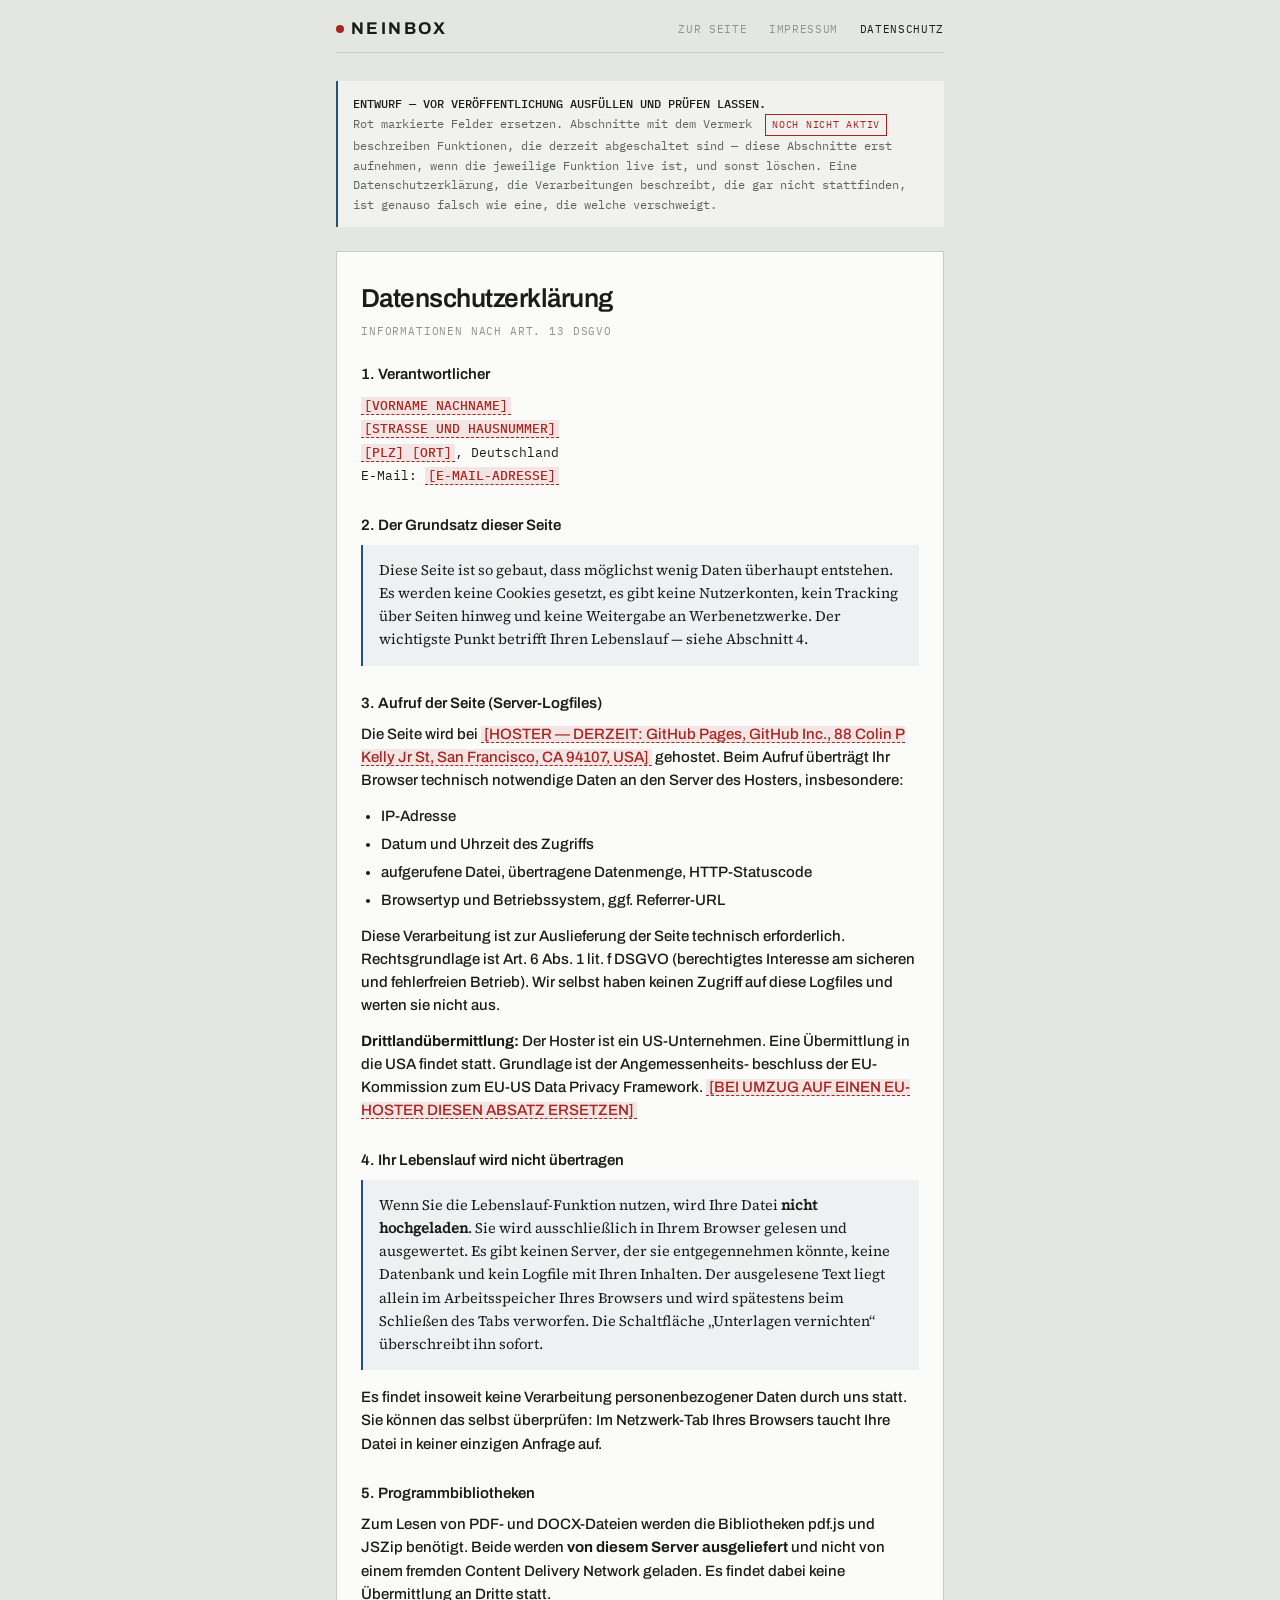
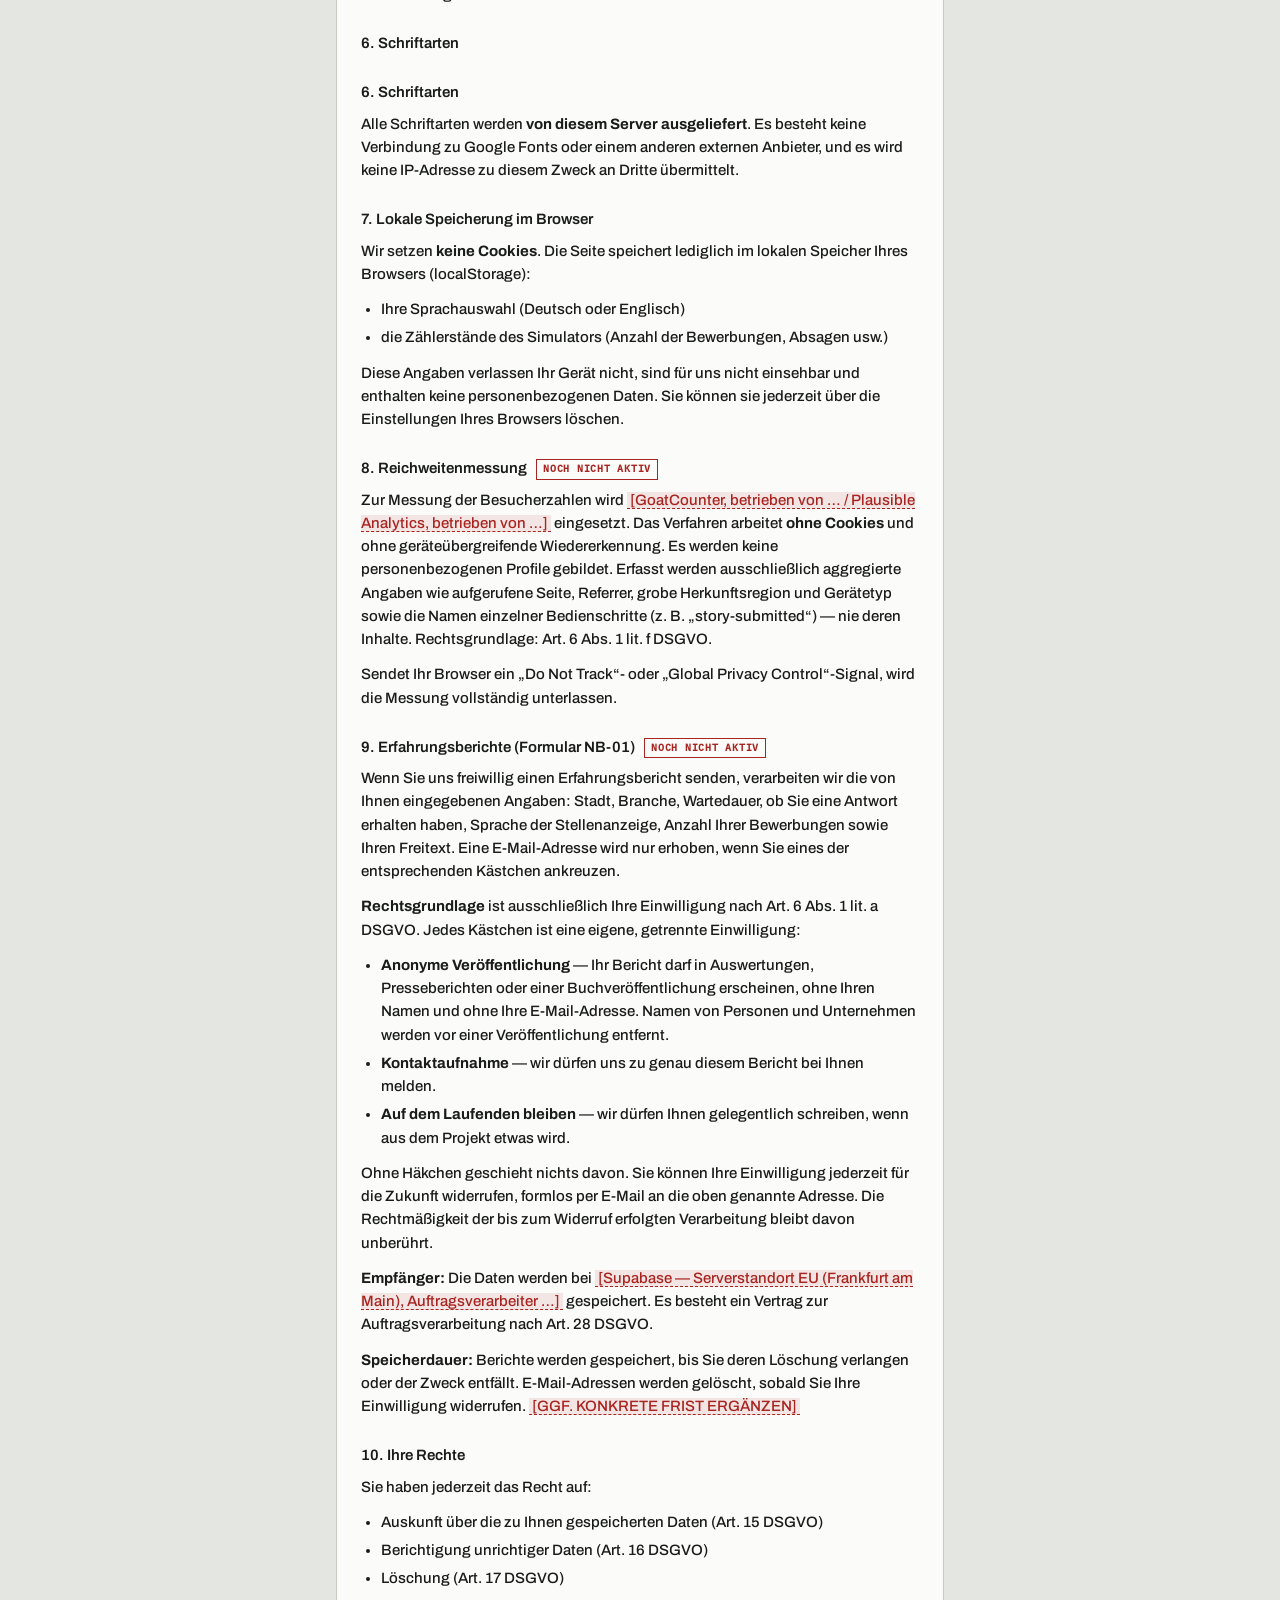
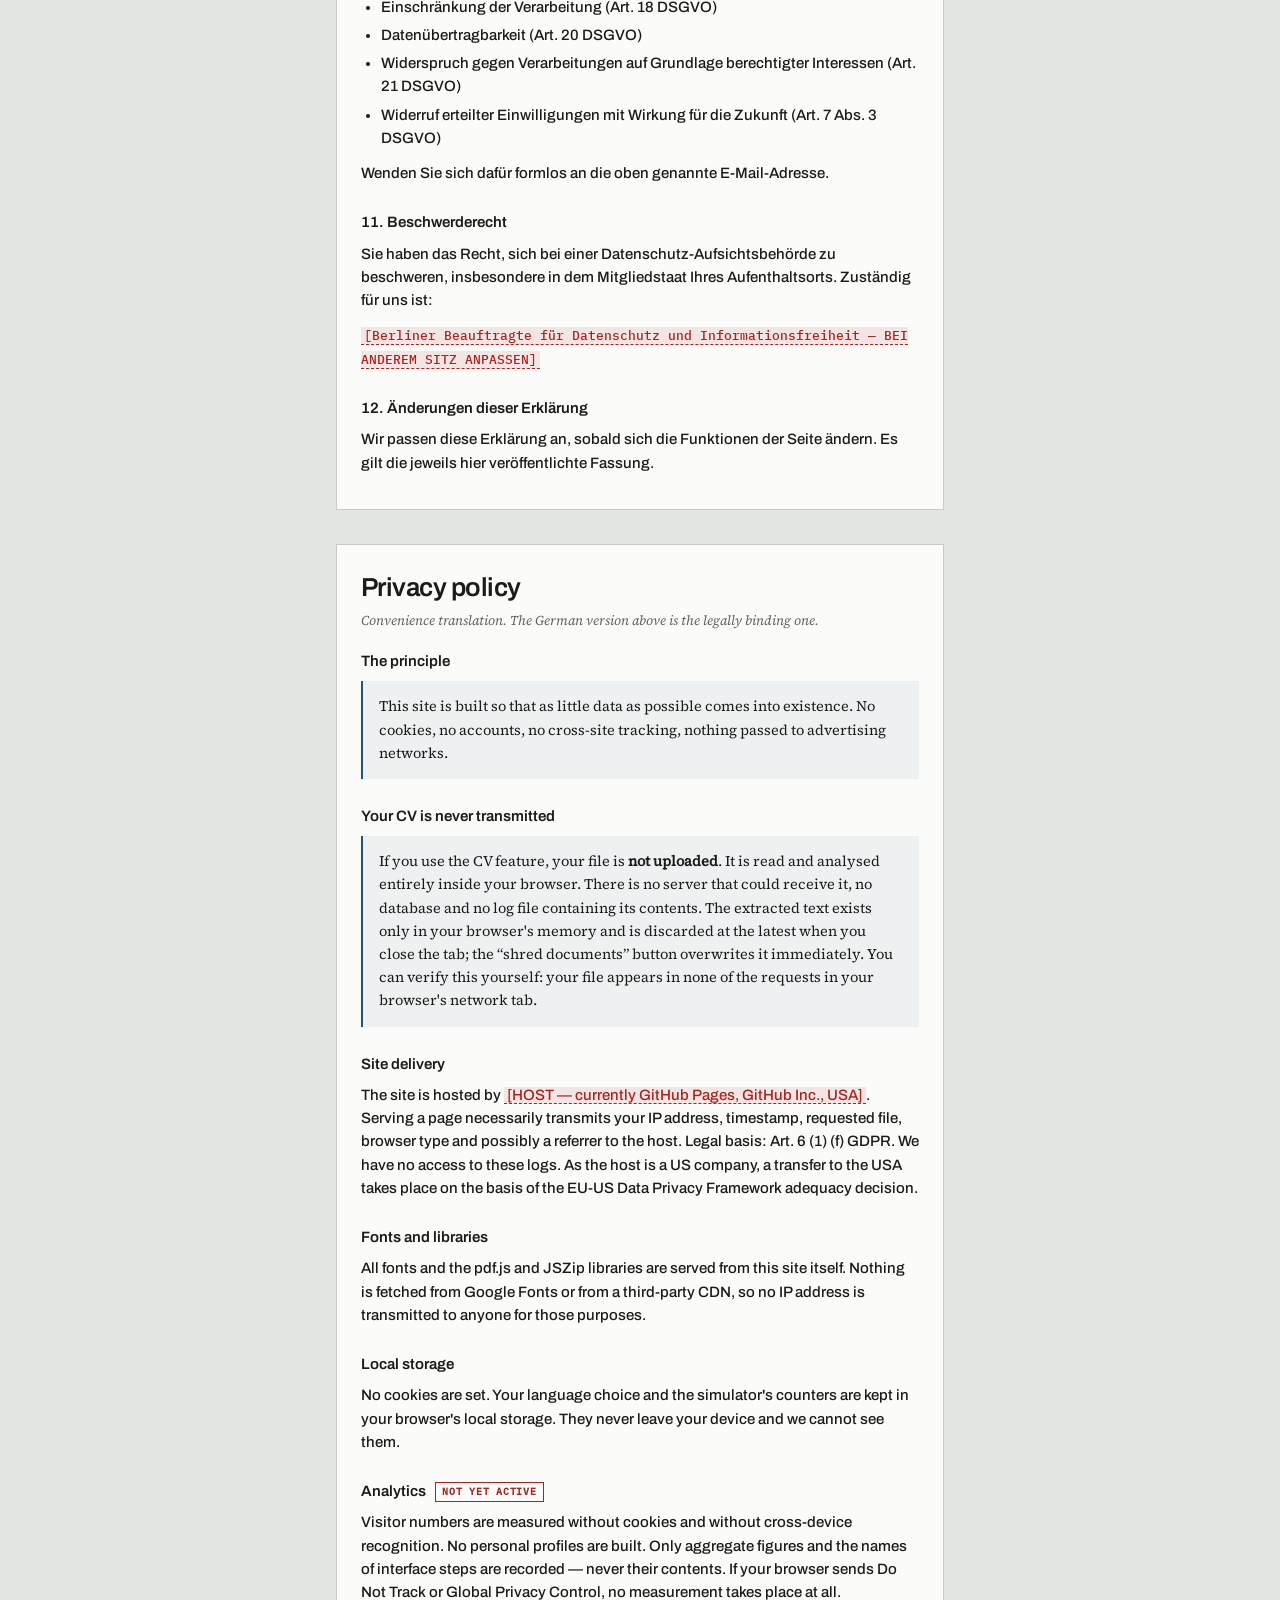
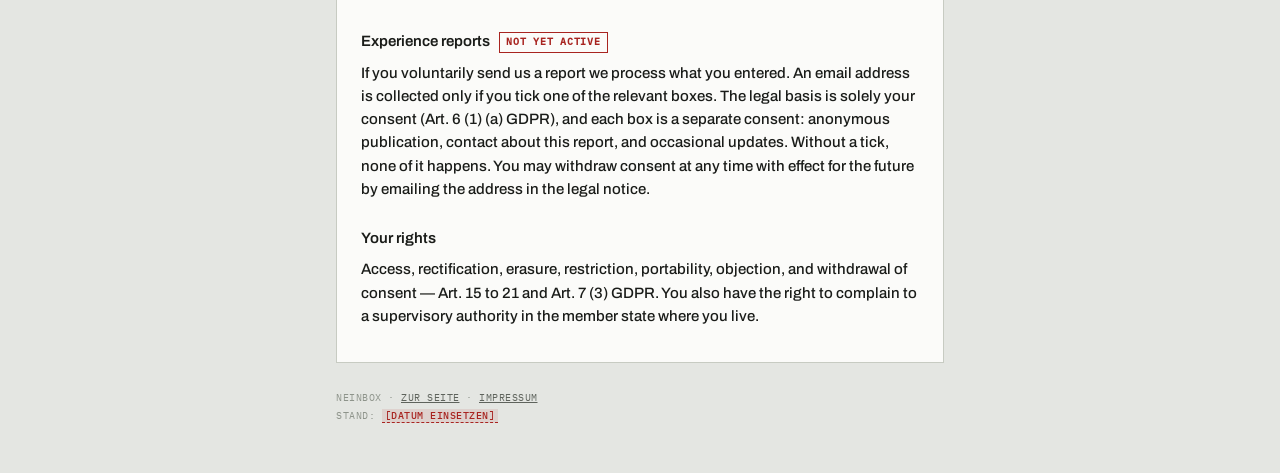
<file: neinbox/datenschutz.html>
<!DOCTYPE html>
<html lang="de">
<head>
<meta charset="utf-8">
<meta name="viewport" content="width=device-width, initial-scale=1, viewport-fit=cover">
<meta name="robots" content="noindex">
<title>Datenschutzerklärung — Neinbox</title>
<style>
  /* Fonts are served from this site. Nothing is fetched from Google,
     so no visitor IP is transmitted to a third party for typography. */
  @font-face {
    font-family: 'Archivo';
    font-style: normal;
    font-weight: 500 700;
    font-display: swap;
    src: url('fonts/archivo-500-700-normal-latin-ext.woff2') format('woff2');
    unicode-range: U+0100-02BA, U+02BD-02C5, U+02C7-02CC, U+02CE-02D7, U+02DD-02FF, U+0304, U+0308, U+0329, U+1D00-1DBF, U+1E00-1E9F, U+1EF2-1EFF, U+2020, U+20A0-20AB, U+20AD-20C0, U+2113, U+2C60-2C7F, U+A720-A7FF;
  }
  @font-face {
    font-family: 'Archivo';
    font-style: normal;
    font-weight: 500 700;
    font-display: swap;
    src: url('fonts/archivo-500-700-normal-latin.woff2') format('woff2');
    unicode-range: U+0000-00FF, U+0131, U+0152-0153, U+02BB-02BC, U+02C6, U+02DA, U+02DC, U+0304, U+0308, U+0329, U+2000-206F, U+20AC, U+2122, U+2191, U+2193, U+2212, U+2215, U+FEFF, U+FFFD;
  }
  @font-face {
    font-family: 'IBM Plex Mono';
    font-style: normal;
    font-weight: 400;
    font-display: swap;
    src: url('fonts/ibm-plex-mono-400-normal-latin-ext.woff2') format('woff2');
    unicode-range: U+0100-02BA, U+02BD-02C5, U+02C7-02CC, U+02CE-02D7, U+02DD-02FF, U+0304, U+0308, U+0329, U+1D00-1DBF, U+1E00-1E9F, U+1EF2-1EFF, U+2020, U+20A0-20AB, U+20AD-20C0, U+2113, U+2C60-2C7F, U+A720-A7FF;
  }
  @font-face {
    font-family: 'IBM Plex Mono';
    font-style: normal;
    font-weight: 400;
    font-display: swap;
    src: url('fonts/ibm-plex-mono-400-normal-latin.woff2') format('woff2');
    unicode-range: U+0000-00FF, U+0131, U+0152-0153, U+02BB-02BC, U+02C6, U+02DA, U+02DC, U+0304, U+0308, U+0329, U+2000-206F, U+20AC, U+2122, U+2191, U+2193, U+2212, U+2215, U+FEFF, U+FFFD;
  }
  @font-face {
    font-family: 'IBM Plex Mono';
    font-style: normal;
    font-weight: 500;
    font-display: swap;
    src: url('fonts/ibm-plex-mono-500-normal-latin-ext.woff2') format('woff2');
    unicode-range: U+0100-02BA, U+02BD-02C5, U+02C7-02CC, U+02CE-02D7, U+02DD-02FF, U+0304, U+0308, U+0329, U+1D00-1DBF, U+1E00-1E9F, U+1EF2-1EFF, U+2020, U+20A0-20AB, U+20AD-20C0, U+2113, U+2C60-2C7F, U+A720-A7FF;
  }
  @font-face {
    font-family: 'IBM Plex Mono';
    font-style: normal;
    font-weight: 500;
    font-display: swap;
    src: url('fonts/ibm-plex-mono-500-normal-latin.woff2') format('woff2');
    unicode-range: U+0000-00FF, U+0131, U+0152-0153, U+02BB-02BC, U+02C6, U+02DA, U+02DC, U+0304, U+0308, U+0329, U+2000-206F, U+20AC, U+2122, U+2191, U+2193, U+2212, U+2215, U+FEFF, U+FFFD;
  }
  @font-face {
    font-family: 'Source Serif 4';
    font-style: italic;
    font-weight: 400;
    font-display: swap;
    src: url('fonts/source-serif-4-400-italic-latin-ext.woff2') format('woff2');
    unicode-range: U+0100-02BA, U+02BD-02C5, U+02C7-02CC, U+02CE-02D7, U+02DD-02FF, U+0304, U+0308, U+0329, U+1D00-1DBF, U+1E00-1E9F, U+1EF2-1EFF, U+2020, U+20A0-20AB, U+20AD-20C0, U+2113, U+2C60-2C7F, U+A720-A7FF;
  }
  @font-face {
    font-family: 'Source Serif 4';
    font-style: italic;
    font-weight: 400;
    font-display: swap;
    src: url('fonts/source-serif-4-400-italic-latin.woff2') format('woff2');
    unicode-range: U+0000-00FF, U+0131, U+0152-0153, U+02BB-02BC, U+02C6, U+02DA, U+02DC, U+0304, U+0308, U+0329, U+2000-206F, U+20AC, U+2122, U+2191, U+2193, U+2212, U+2215, U+FEFF, U+FFFD;
  }
  @font-face {
    font-family: 'Source Serif 4';
    font-style: normal;
    font-weight: 400;
    font-display: swap;
    src: url('fonts/source-serif-4-400-normal-latin-ext.woff2') format('woff2');
    unicode-range: U+0100-02BA, U+02BD-02C5, U+02C7-02CC, U+02CE-02D7, U+02DD-02FF, U+0304, U+0308, U+0329, U+1D00-1DBF, U+1E00-1E9F, U+1EF2-1EFF, U+2020, U+20A0-20AB, U+20AD-20C0, U+2113, U+2C60-2C7F, U+A720-A7FF;
  }
  @font-face {
    font-family: 'Source Serif 4';
    font-style: normal;
    font-weight: 400;
    font-display: swap;
    src: url('fonts/source-serif-4-400-normal-latin.woff2') format('woff2');
    unicode-range: U+0000-00FF, U+0131, U+0152-0153, U+02BB-02BC, U+02C6, U+02DA, U+02DC, U+0304, U+0308, U+0329, U+2000-206F, U+20AC, U+2122, U+2191, U+2193, U+2212, U+2215, U+FEFF, U+FFFD;
  }

  :root {
    --ground: #E4E6E2; --paper: #FBFBF9; --paper-2: #F1F2EE;
    --ink: #1A1C19; --ink-2: #5E635C; --ink-3: #8E948B;
    --rule: #C7CBC2; --stamp: #A82420; --seal: #24527A;
    --sans: "Archivo", "Helvetica Neue", Arial, sans-serif;
    --serif: "Source Serif 4", Georgia, serif;
    --mono: "IBM Plex Mono", Menlo, Consolas, monospace;
  }
  @media (prefers-color-scheme: dark) {
    :root:not([data-theme="light"]) {
      --ground: #131512; --paper: #1D201C; --paper-2: #262A24;
      --ink: #E7E9E3; --ink-2: #A0A69B; --ink-3: #757B70;
      --rule: #383D35; --stamp: #E0685C; --seal: #7BA6D4;
    }
  }
  :root[data-theme="dark"] {
    --ground: #131512; --paper: #1D201C; --paper-2: #262A24;
    --ink: #E7E9E3; --ink-2: #A0A69B; --ink-3: #757B70;
    --rule: #383D35; --stamp: #E0685C; --seal: #7BA6D4;
  }
  * { box-sizing: border-box; }
  body {
    margin: 0; background: var(--ground); color: var(--ink);
    font-family: var(--sans); font-size: 15px; line-height: 1.55;
    -webkit-font-smoothing: antialiased;
  }
  .shell { max-width: 640px; margin: 0 auto; padding-inline: 16px; padding-block: 0 48px; }
  .masthead {
    display: flex; align-items: baseline; justify-content: space-between;
    gap: 12px; flex-wrap: wrap;
    border-bottom: 1px solid var(--rule); padding-block: 16px 10px; margin-bottom: 28px;
  }
  .wordmark {
    font-weight: 700; font-size: 17px; letter-spacing: .14em; text-transform: uppercase;
    display: flex; align-items: center; gap: 7px; color: var(--ink); text-decoration: none;
  }
  .wordmark::before { content: ""; width: 8px; height: 8px; border-radius: 50%; background: var(--stamp); }
  .masthead nav { font-family: var(--mono); font-size: 11px; letter-spacing: .06em; text-transform: uppercase; }
  .masthead nav a { color: var(--ink-3); text-decoration: none; margin-left: 14px; }
  .masthead nav a:hover, .masthead nav a[aria-current] { color: var(--ink); }
  .paper { background: var(--paper); border: 1px solid var(--rule); padding: 26px 24px 22px; }
  h1 { font-size: 26px; font-weight: 600; letter-spacing: -.02em; margin: 0 0 4px; }
  .sub { font-family: var(--mono); font-size: 10.5px; letter-spacing: .08em;
         text-transform: uppercase; color: var(--ink-3); margin: 0 0 24px; }
  h2 { font-size: 15px; font-weight: 600; margin: 26px 0 8px; }
  h2:first-of-type { margin-top: 0; }
  h3 { font-size: 13px; font-weight: 600; margin: 18px 0 6px; color: var(--ink-2); }
  p { margin: 0 0 12px; }
  ul { margin: 0 0 12px; padding-left: 20px; }
  li { margin-bottom: 5px; }
  address { font-style: normal; font-family: var(--mono); font-size: 13px; line-height: 1.8; }
  .fill { background: rgba(168,36,32,.10); border-bottom: 1px dashed var(--stamp);
          color: var(--stamp); padding: 0 3px; font-weight: 500; }
  .note {
    border-left: 2px solid var(--seal); background: var(--paper-2);
    padding: 13px 15px; font-family: var(--mono); font-size: 11.5px; line-height: 1.7;
    color: var(--ink-2); margin: 0 0 24px;
  }
  .note b { color: var(--ink); font-weight: 500; }
  .warn { border-left-color: var(--stamp); }
  .warn b { color: var(--stamp); }
  .good {
    border-left: 2px solid var(--seal); background: rgba(36,82,122,.06);
    padding: 14px 16px; margin: 0 0 16px;
  }
  .good p { margin: 0; font-family: var(--serif); font-size: 14.5px; line-height: 1.6; }
  .pending {
    display: inline-block; font-family: var(--mono); font-size: 9.5px;
    letter-spacing: .08em; text-transform: uppercase; color: var(--stamp);
    border: 1px solid var(--stamp); padding: 2px 6px; vertical-align: middle;
    margin-left: 6px;
  }
  .en { margin-top: 34px; border-top: 1px solid var(--rule); padding-top: 22px; }
  .paper-sub { font-family: var(--serif); font-style: italic; color: var(--ink-2);
               font-size: 13.5px; margin: 0 0 18px; }
  footer {
    margin-top: 26px; font-family: var(--mono); font-size: 10px;
    letter-spacing: .05em; text-transform: uppercase; color: var(--ink-3); line-height: 1.8;
  }
  footer a { color: var(--ink-2); }
  a { color: var(--seal); }
</style>
</head>
<body>
<div class="shell">
  <header class="masthead">
    <a class="wordmark" href="./">Neinbox</a>
    <nav>
      <a href="./">Zur Seite</a>
      <a href="./impressum.html">Impressum</a>
      <a href="./datenschutz.html" aria-current="page">Datenschutz</a>
    </nav>
  </header>

  <div class="note">
    <b>ENTWURF — VOR VERÖFFENTLICHUNG AUSFÜLLEN UND PRÜFEN LASSEN.</b><br>
    Rot markierte Felder ersetzen. Abschnitte mit dem Vermerk
    <span class="pending">noch nicht aktiv</span> beschreiben Funktionen, die
    derzeit abgeschaltet sind — diese Abschnitte erst aufnehmen, wenn die
    jeweilige Funktion live ist, und sonst löschen. Eine Datenschutzerklärung,
    die Verarbeitungen beschreibt, die gar nicht stattfinden, ist genauso
    falsch wie eine, die welche verschweigt.
  </div>

  <main class="paper">
    <h1>Datenschutzerklärung</h1>
    <p class="sub">Informationen nach Art. 13 DSGVO</p>

    <h2>1. Verantwortlicher</h2>
    <address>
      <span class="fill">[VORNAME NACHNAME]</span><br>
      <span class="fill">[STRASSE UND HAUSNUMMER]</span><br>
      <span class="fill">[PLZ] [ORT]</span>, Deutschland<br>
      E-Mail: <span class="fill">[E-MAIL-ADRESSE]</span>
    </address>

    <h2>2. Der Grundsatz dieser Seite</h2>
    <div class="good">
      <p>
        Diese Seite ist so gebaut, dass möglichst wenig Daten überhaupt
        entstehen. Es werden keine Cookies gesetzt, es gibt keine
        Nutzerkonten, kein Tracking über Seiten hinweg und keine Weitergabe
        an Werbenetzwerke. Der wichtigste Punkt betrifft Ihren Lebenslauf —
        siehe Abschnitt 4.
      </p>
    </div>

    <h2>3. Aufruf der Seite (Server-Logfiles)</h2>
    <p>
      Die Seite wird bei <span class="fill">[HOSTER — DERZEIT: GitHub Pages,
      GitHub Inc., 88 Colin P Kelly Jr St, San Francisco, CA 94107, USA]</span>
      gehostet. Beim Aufruf überträgt Ihr Browser technisch notwendige Daten an
      den Server des Hosters, insbesondere:
    </p>
    <ul>
      <li>IP-Adresse</li>
      <li>Datum und Uhrzeit des Zugriffs</li>
      <li>aufgerufene Datei, übertragene Datenmenge, HTTP-Statuscode</li>
      <li>Browsertyp und Betriebssystem, ggf. Referrer-URL</li>
    </ul>
    <p>
      Diese Verarbeitung ist zur Auslieferung der Seite technisch erforderlich.
      Rechtsgrundlage ist Art. 6 Abs. 1 lit. f DSGVO (berechtigtes Interesse am
      sicheren und fehlerfreien Betrieb). Wir selbst haben keinen Zugriff auf
      diese Logfiles und werten sie nicht aus.
    </p>
    <p>
      <b>Drittlandübermittlung:</b> Der Hoster ist ein US-Unternehmen. Eine
      Übermittlung in die USA findet statt. Grundlage ist der Angemessenheits-
      beschluss der EU-Kommission zum EU-US Data Privacy Framework.
      <span class="fill">[BEI UMZUG AUF EINEN EU-HOSTER DIESEN ABSATZ ERSETZEN]</span>
    </p>

    <h2>4. Ihr Lebenslauf wird nicht übertragen</h2>
    <div class="good">
      <p>
        Wenn Sie die Lebenslauf-Funktion nutzen, wird Ihre Datei
        <strong>nicht hochgeladen</strong>. Sie wird ausschließlich in Ihrem
        Browser gelesen und ausgewertet. Es gibt keinen Server, der sie
        entgegennehmen könnte, keine Datenbank und kein Logfile mit Ihren
        Inhalten. Der ausgelesene Text liegt allein im Arbeitsspeicher Ihres
        Browsers und wird spätestens beim Schließen des Tabs verworfen. Die
        Schaltfläche „Unterlagen vernichten“ überschreibt ihn sofort.
      </p>
    </div>
    <p>
      Es findet insoweit keine Verarbeitung personenbezogener Daten durch uns
      statt. Sie können das selbst überprüfen: Im Netzwerk-Tab Ihres Browsers
      taucht Ihre Datei in keiner einzigen Anfrage auf.
    </p>

    <h2>5. Programmbibliotheken</h2>
    <p>
      Zum Lesen von PDF- und DOCX-Dateien werden die Bibliotheken pdf.js und
      JSZip benötigt. Beide werden <b>von diesem Server ausgeliefert</b> und
      nicht von einem fremden Content Delivery Network geladen. Es findet
      dabei keine Übermittlung an Dritte statt.
    </p>

    <h2>6. Schriftarten</h2>
    <h2>6. Schriftarten</h2>
    <p>
      Alle Schriftarten werden <b>von diesem Server ausgeliefert</b>. Es
      besteht keine Verbindung zu Google Fonts oder einem anderen externen
      Anbieter, und es wird keine IP-Adresse zu diesem Zweck an Dritte
      übermittelt.
    </p>

    <h2>7. Lokale Speicherung im Browser</h2>
    <p>
      Wir setzen <b>keine Cookies</b>. Die Seite speichert lediglich im
      lokalen Speicher Ihres Browsers (localStorage):
    </p>
    <ul>
      <li>Ihre Sprachauswahl (Deutsch oder Englisch)</li>
      <li>die Zählerstände des Simulators (Anzahl der Bewerbungen, Absagen usw.)</li>
    </ul>
    <p>
      Diese Angaben verlassen Ihr Gerät nicht, sind für uns nicht einsehbar und
      enthalten keine personenbezogenen Daten. Sie können sie jederzeit über die
      Einstellungen Ihres Browsers löschen.
    </p>

    <h2>8. Reichweitenmessung <span class="pending">noch nicht aktiv</span></h2>
    <p>
      Zur Messung der Besucherzahlen wird
      <span class="fill">[GoatCounter, betrieben von … / Plausible Analytics,
      betrieben von …]</span> eingesetzt. Das Verfahren arbeitet
      <b>ohne Cookies</b> und ohne geräteübergreifende Wiedererkennung. Es
      werden keine personenbezogenen Profile gebildet. Erfasst werden
      ausschließlich aggregierte Angaben wie aufgerufene Seite, Referrer,
      grobe Herkunftsregion und Gerätetyp sowie die Namen einzelner
      Bedienschritte (z. B. „story-submitted“) — nie deren Inhalte.
      Rechtsgrundlage: Art. 6 Abs. 1 lit. f DSGVO.
    </p>
    <p>
      Sendet Ihr Browser ein „Do Not Track“- oder „Global Privacy
      Control“-Signal, wird die Messung vollständig unterlassen.
    </p>

    <h2>9. Erfahrungsberichte (Formular NB-01) <span class="pending">noch nicht aktiv</span></h2>
    <p>
      Wenn Sie uns freiwillig einen Erfahrungsbericht senden, verarbeiten wir
      die von Ihnen eingegebenen Angaben: Stadt, Branche, Wartedauer, ob Sie
      eine Antwort erhalten haben, Sprache der Stellenanzeige, Anzahl Ihrer
      Bewerbungen sowie Ihren Freitext. Eine E-Mail-Adresse wird nur erhoben,
      wenn Sie eines der entsprechenden Kästchen ankreuzen.
    </p>
    <p>
      <b>Rechtsgrundlage</b> ist ausschließlich Ihre Einwilligung nach Art. 6
      Abs. 1 lit. a DSGVO. Jedes Kästchen ist eine eigene, getrennte
      Einwilligung:
    </p>
    <ul>
      <li>
        <b>Anonyme Veröffentlichung</b> — Ihr Bericht darf in Auswertungen,
        Presseberichten oder einer Buchveröffentlichung erscheinen, ohne Ihren
        Namen und ohne Ihre E-Mail-Adresse. Namen von Personen und Unternehmen
        werden vor einer Veröffentlichung entfernt.
      </li>
      <li>
        <b>Kontaktaufnahme</b> — wir dürfen uns zu genau diesem Bericht bei
        Ihnen melden.
      </li>
      <li>
        <b>Auf dem Laufenden bleiben</b> — wir dürfen Ihnen gelegentlich
        schreiben, wenn aus dem Projekt etwas wird.
      </li>
    </ul>
    <p>
      Ohne Häkchen geschieht nichts davon. Sie können Ihre Einwilligung
      jederzeit für die Zukunft widerrufen, formlos per E-Mail an die oben
      genannte Adresse. Die Rechtmäßigkeit der bis zum Widerruf erfolgten
      Verarbeitung bleibt davon unberührt.
    </p>
    <p>
      <b>Empfänger:</b> Die Daten werden bei
      <span class="fill">[Supabase — Serverstandort EU (Frankfurt am Main),
      Auftragsverarbeiter …]</span> gespeichert. Es besteht ein Vertrag zur
      Auftragsverarbeitung nach Art. 28 DSGVO.
    </p>
    <p>
      <b>Speicherdauer:</b> Berichte werden gespeichert, bis Sie deren Löschung
      verlangen oder der Zweck entfällt. E-Mail-Adressen werden gelöscht, sobald
      Sie Ihre Einwilligung widerrufen.
      <span class="fill">[GGF. KONKRETE FRIST ERGÄNZEN]</span>
    </p>

    <h2>10. Ihre Rechte</h2>
    <p>Sie haben jederzeit das Recht auf:</p>
    <ul>
      <li>Auskunft über die zu Ihnen gespeicherten Daten (Art. 15 DSGVO)</li>
      <li>Berichtigung unrichtiger Daten (Art. 16 DSGVO)</li>
      <li>Löschung (Art. 17 DSGVO)</li>
      <li>Einschränkung der Verarbeitung (Art. 18 DSGVO)</li>
      <li>Datenübertragbarkeit (Art. 20 DSGVO)</li>
      <li>Widerspruch gegen Verarbeitungen auf Grundlage berechtigter Interessen (Art. 21 DSGVO)</li>
      <li>Widerruf erteilter Einwilligungen mit Wirkung für die Zukunft (Art. 7 Abs. 3 DSGVO)</li>
    </ul>
    <p>
      Wenden Sie sich dafür formlos an die oben genannte E-Mail-Adresse.
    </p>

    <h2>11. Beschwerderecht</h2>
    <p>
      Sie haben das Recht, sich bei einer Datenschutz-Aufsichtsbehörde zu
      beschweren, insbesondere in dem Mitgliedstaat Ihres Aufenthaltsorts.
      Zuständig für uns ist:
    </p>
    <address>
      <span class="fill">[Berliner Beauftragte für Datenschutz und
      Informationsfreiheit — BEI ANDEREM SITZ ANPASSEN]</span>
    </address>

    <h2>12. Änderungen dieser Erklärung</h2>
    <p>
      Wir passen diese Erklärung an, sobald sich die Funktionen der Seite
      ändern. Es gilt die jeweils hier veröffentlichte Fassung.
    </p>
  </main>

  <section class="en paper">
    <h1>Privacy policy</h1>
    <p class="paper-sub">
      Convenience translation. The German version above is the legally binding one.
    </p>

    <h2>The principle</h2>
    <div class="good">
      <p>
        This site is built so that as little data as possible comes into
        existence. No cookies, no accounts, no cross-site tracking, nothing
        passed to advertising networks.
      </p>
    </div>

    <h2>Your CV is never transmitted</h2>
    <div class="good">
      <p>
        If you use the CV feature, your file is <strong>not uploaded</strong>.
        It is read and analysed entirely inside your browser. There is no server
        that could receive it, no database and no log file containing its
        contents. The extracted text exists only in your browser's memory and is
        discarded at the latest when you close the tab; the “shred documents”
        button overwrites it immediately. You can verify this yourself: your file
        appears in none of the requests in your browser's network tab.
      </p>
    </div>

    <h2>Site delivery</h2>
    <p>
      The site is hosted by <span class="fill">[HOST — currently GitHub Pages,
      GitHub Inc., USA]</span>. Serving a page necessarily transmits your IP
      address, timestamp, requested file, browser type and possibly a referrer
      to the host. Legal basis: Art. 6 (1) (f) GDPR. We have no access to these
      logs. As the host is a US company, a transfer to the USA takes place on
      the basis of the EU-US Data Privacy Framework adequacy decision.
    </p>

    <h2>Fonts and libraries</h2>
    <p>
      All fonts and the pdf.js and JSZip libraries are served from this site
      itself. Nothing is fetched from Google Fonts or from a third-party CDN,
      so no IP address is transmitted to anyone for those purposes.
    </p>

    <h2>Local storage</h2>
    <p>
      No cookies are set. Your language choice and the simulator's counters are
      kept in your browser's local storage. They never leave your device and we
      cannot see them.
    </p>

    <h2>Analytics <span class="pending">not yet active</span></h2>
    <p>
      Visitor numbers are measured without cookies and without cross-device
      recognition. No personal profiles are built. Only aggregate figures and
      the names of interface steps are recorded — never their contents. If your
      browser sends Do Not Track or Global Privacy Control, no measurement takes
      place at all.
    </p>

    <h2>Experience reports <span class="pending">not yet active</span></h2>
    <p>
      If you voluntarily send us a report we process what you entered. An email
      address is collected only if you tick one of the relevant boxes. The legal
      basis is solely your consent (Art. 6 (1) (a) GDPR), and each box is a
      separate consent: anonymous publication, contact about this report, and
      occasional updates. Without a tick, none of it happens. You may withdraw
      consent at any time with effect for the future by emailing the address in
      the legal notice.
    </p>

    <h2>Your rights</h2>
    <p>
      Access, rectification, erasure, restriction, portability, objection, and
      withdrawal of consent — Art. 15 to 21 and Art. 7 (3) GDPR. You also have
      the right to complain to a supervisory authority in the member state where
      you live.
    </p>
  </section>

  <footer>
    Neinbox · <a href="./">Zur Seite</a> · <a href="./impressum.html">Impressum</a><br>
    Stand: <span class="fill">[DATUM EINSETZEN]</span>
  </footer>
</div>
</body>
</html>
</file>
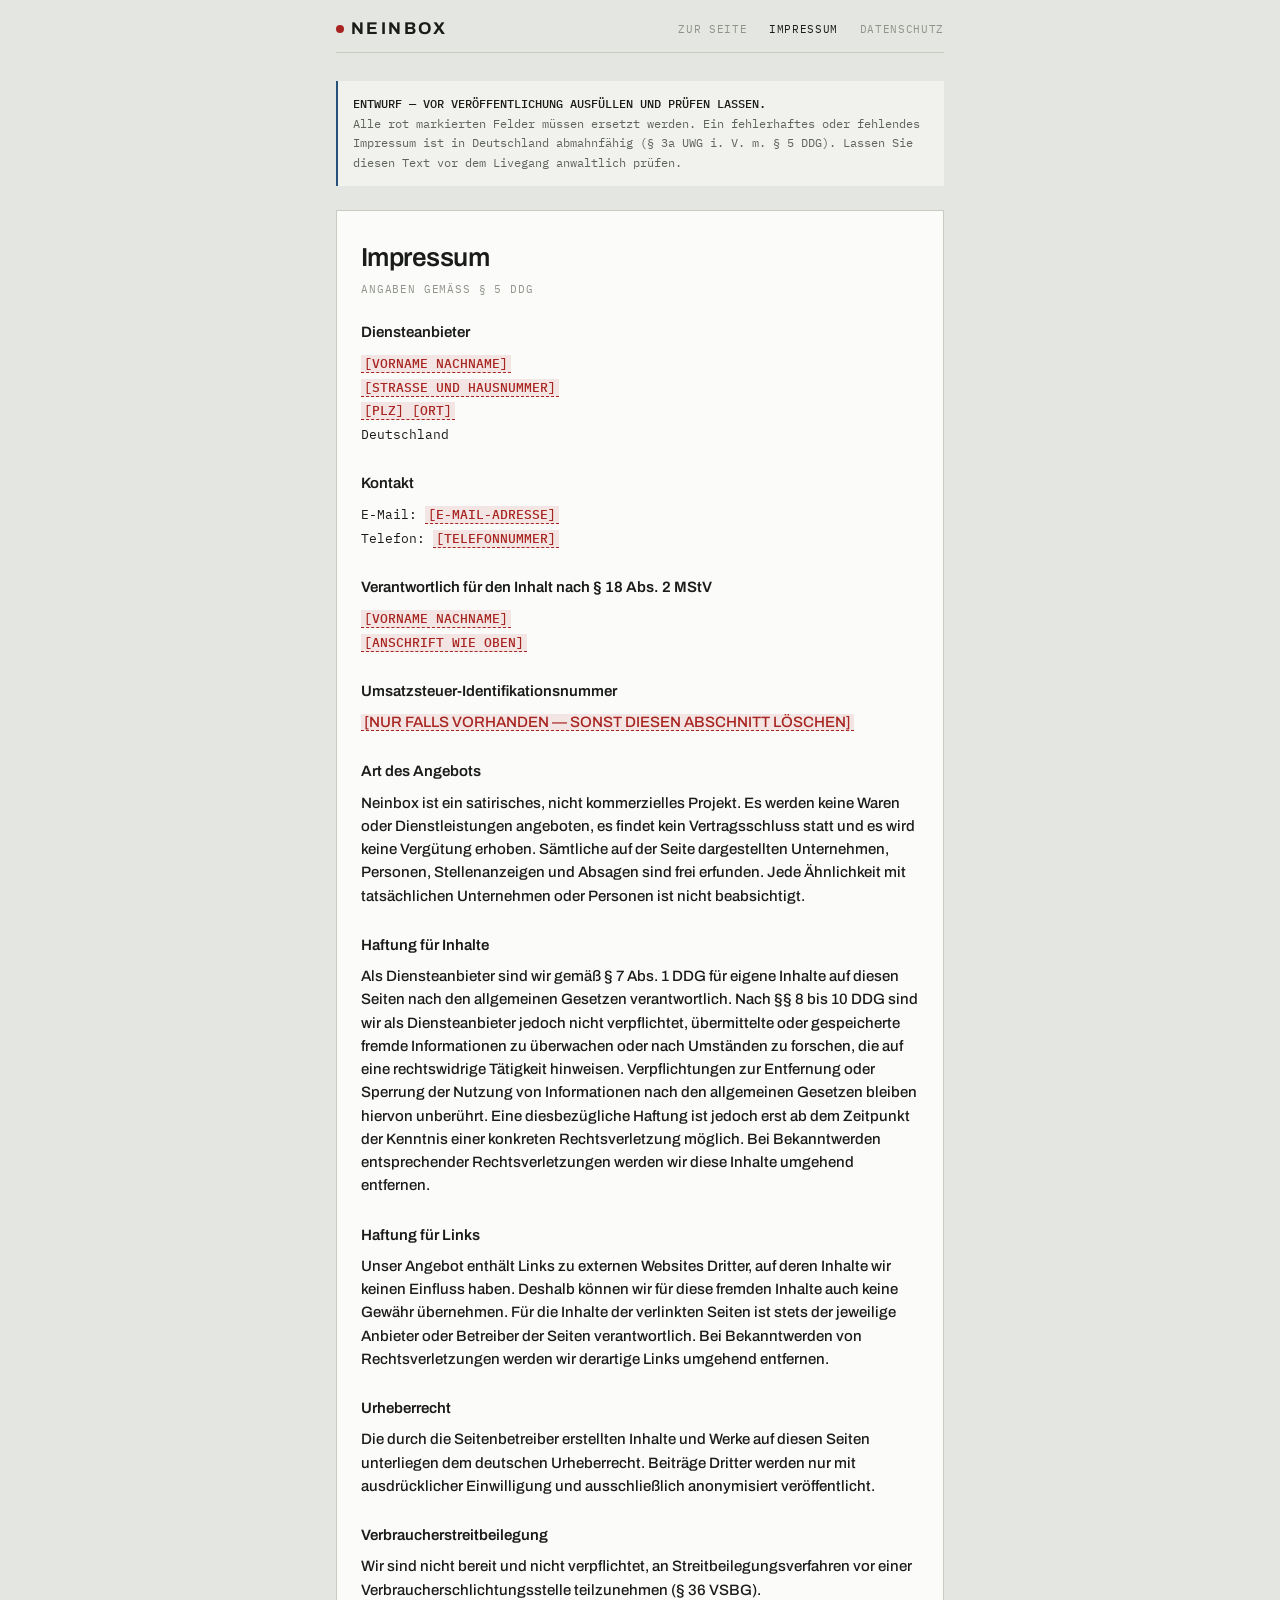
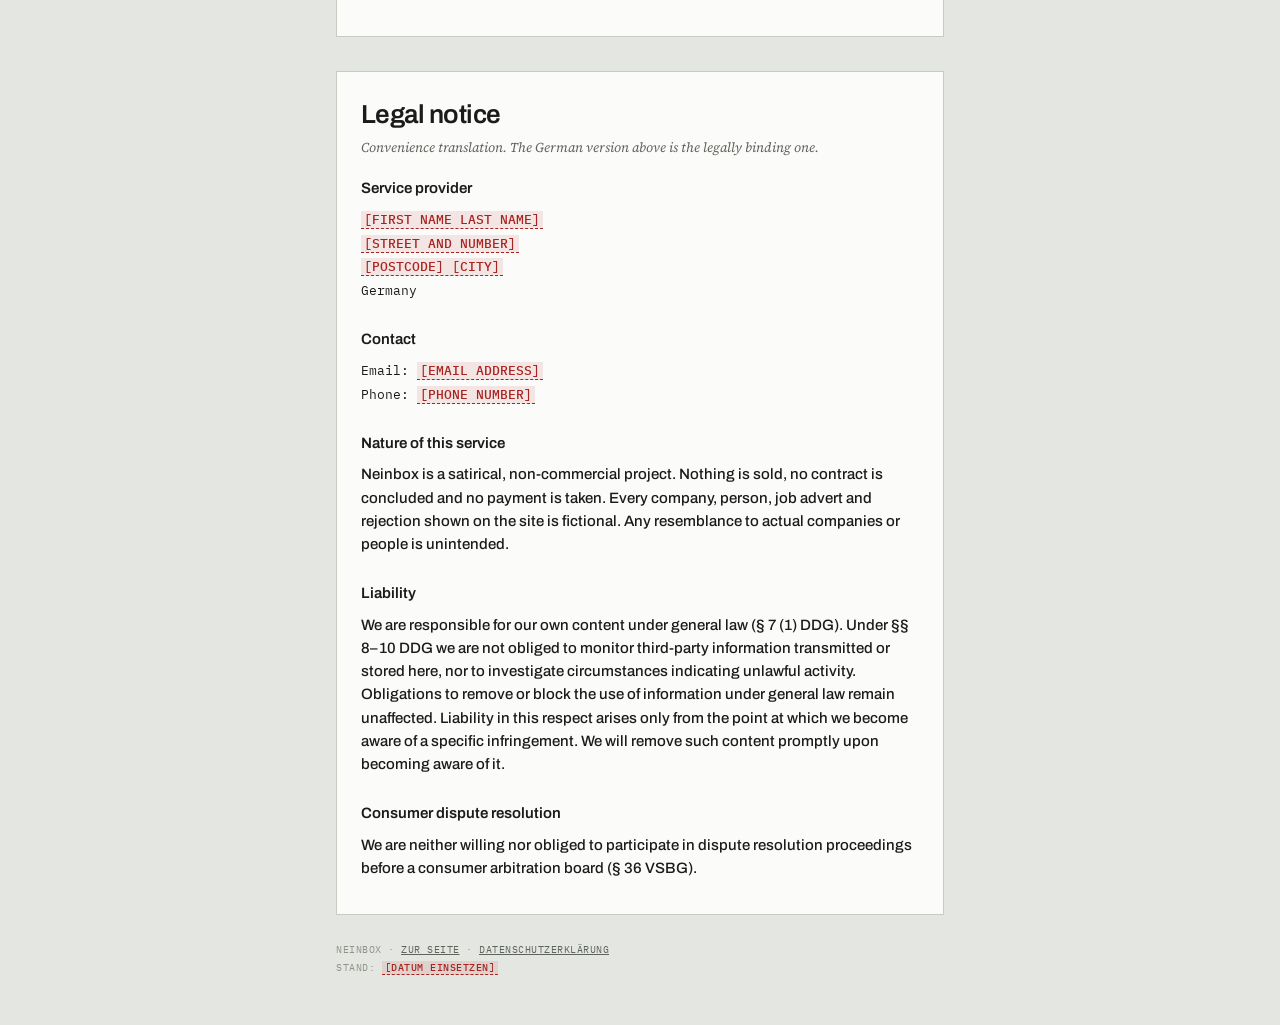
<file: neinbox/impressum.html>
<!DOCTYPE html>
<html lang="de">
<head>
<meta charset="utf-8">
<meta name="viewport" content="width=device-width, initial-scale=1, viewport-fit=cover">
<meta name="robots" content="noindex">
<title>Impressum — Neinbox</title>
<style>
  /* Fonts are served from this site. Nothing is fetched from Google,
     so no visitor IP is transmitted to a third party for typography. */
  @font-face {
    font-family: 'Archivo';
    font-style: normal;
    font-weight: 500 700;
    font-display: swap;
    src: url('fonts/archivo-500-700-normal-latin-ext.woff2') format('woff2');
    unicode-range: U+0100-02BA, U+02BD-02C5, U+02C7-02CC, U+02CE-02D7, U+02DD-02FF, U+0304, U+0308, U+0329, U+1D00-1DBF, U+1E00-1E9F, U+1EF2-1EFF, U+2020, U+20A0-20AB, U+20AD-20C0, U+2113, U+2C60-2C7F, U+A720-A7FF;
  }
  @font-face {
    font-family: 'Archivo';
    font-style: normal;
    font-weight: 500 700;
    font-display: swap;
    src: url('fonts/archivo-500-700-normal-latin.woff2') format('woff2');
    unicode-range: U+0000-00FF, U+0131, U+0152-0153, U+02BB-02BC, U+02C6, U+02DA, U+02DC, U+0304, U+0308, U+0329, U+2000-206F, U+20AC, U+2122, U+2191, U+2193, U+2212, U+2215, U+FEFF, U+FFFD;
  }
  @font-face {
    font-family: 'IBM Plex Mono';
    font-style: normal;
    font-weight: 400;
    font-display: swap;
    src: url('fonts/ibm-plex-mono-400-normal-latin-ext.woff2') format('woff2');
    unicode-range: U+0100-02BA, U+02BD-02C5, U+02C7-02CC, U+02CE-02D7, U+02DD-02FF, U+0304, U+0308, U+0329, U+1D00-1DBF, U+1E00-1E9F, U+1EF2-1EFF, U+2020, U+20A0-20AB, U+20AD-20C0, U+2113, U+2C60-2C7F, U+A720-A7FF;
  }
  @font-face {
    font-family: 'IBM Plex Mono';
    font-style: normal;
    font-weight: 400;
    font-display: swap;
    src: url('fonts/ibm-plex-mono-400-normal-latin.woff2') format('woff2');
    unicode-range: U+0000-00FF, U+0131, U+0152-0153, U+02BB-02BC, U+02C6, U+02DA, U+02DC, U+0304, U+0308, U+0329, U+2000-206F, U+20AC, U+2122, U+2191, U+2193, U+2212, U+2215, U+FEFF, U+FFFD;
  }
  @font-face {
    font-family: 'IBM Plex Mono';
    font-style: normal;
    font-weight: 500;
    font-display: swap;
    src: url('fonts/ibm-plex-mono-500-normal-latin-ext.woff2') format('woff2');
    unicode-range: U+0100-02BA, U+02BD-02C5, U+02C7-02CC, U+02CE-02D7, U+02DD-02FF, U+0304, U+0308, U+0329, U+1D00-1DBF, U+1E00-1E9F, U+1EF2-1EFF, U+2020, U+20A0-20AB, U+20AD-20C0, U+2113, U+2C60-2C7F, U+A720-A7FF;
  }
  @font-face {
    font-family: 'IBM Plex Mono';
    font-style: normal;
    font-weight: 500;
    font-display: swap;
    src: url('fonts/ibm-plex-mono-500-normal-latin.woff2') format('woff2');
    unicode-range: U+0000-00FF, U+0131, U+0152-0153, U+02BB-02BC, U+02C6, U+02DA, U+02DC, U+0304, U+0308, U+0329, U+2000-206F, U+20AC, U+2122, U+2191, U+2193, U+2212, U+2215, U+FEFF, U+FFFD;
  }
  @font-face {
    font-family: 'Source Serif 4';
    font-style: italic;
    font-weight: 400;
    font-display: swap;
    src: url('fonts/source-serif-4-400-italic-latin-ext.woff2') format('woff2');
    unicode-range: U+0100-02BA, U+02BD-02C5, U+02C7-02CC, U+02CE-02D7, U+02DD-02FF, U+0304, U+0308, U+0329, U+1D00-1DBF, U+1E00-1E9F, U+1EF2-1EFF, U+2020, U+20A0-20AB, U+20AD-20C0, U+2113, U+2C60-2C7F, U+A720-A7FF;
  }
  @font-face {
    font-family: 'Source Serif 4';
    font-style: italic;
    font-weight: 400;
    font-display: swap;
    src: url('fonts/source-serif-4-400-italic-latin.woff2') format('woff2');
    unicode-range: U+0000-00FF, U+0131, U+0152-0153, U+02BB-02BC, U+02C6, U+02DA, U+02DC, U+0304, U+0308, U+0329, U+2000-206F, U+20AC, U+2122, U+2191, U+2193, U+2212, U+2215, U+FEFF, U+FFFD;
  }
  @font-face {
    font-family: 'Source Serif 4';
    font-style: normal;
    font-weight: 400;
    font-display: swap;
    src: url('fonts/source-serif-4-400-normal-latin-ext.woff2') format('woff2');
    unicode-range: U+0100-02BA, U+02BD-02C5, U+02C7-02CC, U+02CE-02D7, U+02DD-02FF, U+0304, U+0308, U+0329, U+1D00-1DBF, U+1E00-1E9F, U+1EF2-1EFF, U+2020, U+20A0-20AB, U+20AD-20C0, U+2113, U+2C60-2C7F, U+A720-A7FF;
  }
  @font-face {
    font-family: 'Source Serif 4';
    font-style: normal;
    font-weight: 400;
    font-display: swap;
    src: url('fonts/source-serif-4-400-normal-latin.woff2') format('woff2');
    unicode-range: U+0000-00FF, U+0131, U+0152-0153, U+02BB-02BC, U+02C6, U+02DA, U+02DC, U+0304, U+0308, U+0329, U+2000-206F, U+20AC, U+2122, U+2191, U+2193, U+2212, U+2215, U+FEFF, U+FFFD;
  }

  :root {
    --ground: #E4E6E2; --paper: #FBFBF9; --paper-2: #F1F2EE;
    --ink: #1A1C19; --ink-2: #5E635C; --ink-3: #8E948B;
    --rule: #C7CBC2; --stamp: #A82420; --seal: #24527A;
    --sans: "Archivo", "Helvetica Neue", Arial, sans-serif;
    --serif: "Source Serif 4", Georgia, serif;
    --mono: "IBM Plex Mono", Menlo, Consolas, monospace;
  }
  @media (prefers-color-scheme: dark) {
    :root:not([data-theme="light"]) {
      --ground: #131512; --paper: #1D201C; --paper-2: #262A24;
      --ink: #E7E9E3; --ink-2: #A0A69B; --ink-3: #757B70;
      --rule: #383D35; --stamp: #E0685C; --seal: #7BA6D4;
    }
  }
  :root[data-theme="dark"] {
    --ground: #131512; --paper: #1D201C; --paper-2: #262A24;
    --ink: #E7E9E3; --ink-2: #A0A69B; --ink-3: #757B70;
    --rule: #383D35; --stamp: #E0685C; --seal: #7BA6D4;
  }
  * { box-sizing: border-box; }
  html, body { height: auto; }
  body {
    margin: 0; background: var(--ground); color: var(--ink);
    font-family: var(--sans); font-size: 15px; line-height: 1.55;
    -webkit-font-smoothing: antialiased;
  }
  .shell { max-width: 640px; margin: 0 auto; padding-inline: 16px; padding-block: 0 48px; }
  .masthead {
    display: flex; align-items: baseline; justify-content: space-between;
    gap: 12px; flex-wrap: wrap;
    border-bottom: 1px solid var(--rule); padding-block: 16px 10px; margin-bottom: 28px;
  }
  .wordmark {
    font-weight: 700; font-size: 17px; letter-spacing: .14em; text-transform: uppercase;
    display: flex; align-items: center; gap: 7px; color: var(--ink);
    text-decoration: none;
  }
  .wordmark::before { content: ""; width: 8px; height: 8px; border-radius: 50%; background: var(--stamp); }
  .masthead nav { font-family: var(--mono); font-size: 11px; letter-spacing: .06em; text-transform: uppercase; }
  .masthead nav a { color: var(--ink-3); text-decoration: none; margin-left: 14px; }
  .masthead nav a:hover, .masthead nav a[aria-current] { color: var(--ink); }
  .paper { background: var(--paper); border: 1px solid var(--rule); padding: 26px 24px 22px; }
  h1 { font-size: 26px; font-weight: 600; letter-spacing: -.02em; margin: 0 0 4px; }
  .sub { font-family: var(--mono); font-size: 10.5px; letter-spacing: .08em;
         text-transform: uppercase; color: var(--ink-3); margin: 0 0 24px; }
  h2 { font-size: 15px; font-weight: 600; margin: 26px 0 8px; }
  h2:first-of-type { margin-top: 0; }
  p { margin: 0 0 12px; }
  address { font-style: normal; font-family: var(--mono); font-size: 13px; line-height: 1.8; }
  .fill {
    background: rgba(168,36,32,.10); border-bottom: 1px dashed var(--stamp);
    color: var(--stamp); padding: 0 3px; font-weight: 500;
  }
  .note {
    border-left: 2px solid var(--seal); background: var(--paper-2);
    padding: 13px 15px; font-family: var(--mono); font-size: 11.5px; line-height: 1.7;
    color: var(--ink-2); margin: 0 0 24px;
  }
  .note b { color: var(--ink); font-weight: 500; }
  .en { margin-top: 34px; border-top: 1px solid var(--rule); padding-top: 22px; }
  .en .paper-sub { font-family: var(--serif); font-style: italic; color: var(--ink-2);
                   font-size: 13.5px; margin: 0 0 18px; }
  footer {
    margin-top: 26px; font-family: var(--mono); font-size: 10px;
    letter-spacing: .05em; text-transform: uppercase; color: var(--ink-3); line-height: 1.8;
  }
  footer a { color: var(--ink-2); }
  a { color: var(--seal); }
</style>
</head>
<body>
<div class="shell">
  <header class="masthead">
    <a class="wordmark" href="./">Neinbox</a>
    <nav>
      <a href="./">Zur Seite</a>
      <a href="./impressum.html" aria-current="page">Impressum</a>
      <a href="./datenschutz.html">Datenschutz</a>
    </nav>
  </header>

  <div class="note">
    <b>ENTWURF — VOR VERÖFFENTLICHUNG AUSFÜLLEN UND PRÜFEN LASSEN.</b><br>
    Alle rot markierten Felder müssen ersetzt werden. Ein fehlerhaftes oder
    fehlendes Impressum ist in Deutschland abmahnfähig (§ 3a UWG i. V. m.
    § 5 DDG). Lassen Sie diesen Text vor dem Livegang anwaltlich prüfen.
  </div>

  <main class="paper">
    <h1>Impressum</h1>
    <p class="sub">Angaben gemäß § 5 DDG</p>

    <h2>Diensteanbieter</h2>
    <address>
      <span class="fill">[VORNAME NACHNAME]</span><br>
      <span class="fill">[STRASSE UND HAUSNUMMER]</span><br>
      <span class="fill">[PLZ] [ORT]</span><br>
      Deutschland
    </address>

    <h2>Kontakt</h2>
    <address>
      E-Mail: <span class="fill">[E-MAIL-ADRESSE]</span><br>
      Telefon: <span class="fill">[TELEFONNUMMER]</span>
    </address>

    <h2>Verantwortlich für den Inhalt nach § 18 Abs. 2 MStV</h2>
    <address>
      <span class="fill">[VORNAME NACHNAME]</span><br>
      <span class="fill">[ANSCHRIFT WIE OBEN]</span>
    </address>

    <h2>Umsatzsteuer-Identifikationsnummer</h2>
    <p><span class="fill">[NUR FALLS VORHANDEN — SONST DIESEN ABSCHNITT LÖSCHEN]</span></p>

    <h2>Art des Angebots</h2>
    <p>
      Neinbox ist ein satirisches, nicht kommerzielles Projekt. Es werden keine
      Waren oder Dienstleistungen angeboten, es findet kein Vertragsschluss statt
      und es wird keine Vergütung erhoben. Sämtliche auf der Seite dargestellten
      Unternehmen, Personen, Stellenanzeigen und Absagen sind frei erfunden.
      Jede Ähnlichkeit mit tatsächlichen Unternehmen oder Personen ist nicht
      beabsichtigt.
    </p>

    <h2>Haftung für Inhalte</h2>
    <p>
      Als Diensteanbieter sind wir gemäß § 7 Abs. 1 DDG für eigene Inhalte auf
      diesen Seiten nach den allgemeinen Gesetzen verantwortlich. Nach §§ 8 bis
      10 DDG sind wir als Diensteanbieter jedoch nicht verpflichtet, übermittelte
      oder gespeicherte fremde Informationen zu überwachen oder nach Umständen zu
      forschen, die auf eine rechtswidrige Tätigkeit hinweisen. Verpflichtungen
      zur Entfernung oder Sperrung der Nutzung von Informationen nach den
      allgemeinen Gesetzen bleiben hiervon unberührt. Eine diesbezügliche Haftung
      ist jedoch erst ab dem Zeitpunkt der Kenntnis einer konkreten
      Rechtsverletzung möglich. Bei Bekanntwerden entsprechender Rechtsverletzungen
      werden wir diese Inhalte umgehend entfernen.
    </p>

    <h2>Haftung für Links</h2>
    <p>
      Unser Angebot enthält Links zu externen Websites Dritter, auf deren Inhalte
      wir keinen Einfluss haben. Deshalb können wir für diese fremden Inhalte auch
      keine Gewähr übernehmen. Für die Inhalte der verlinkten Seiten ist stets der
      jeweilige Anbieter oder Betreiber der Seiten verantwortlich. Bei Bekanntwerden
      von Rechtsverletzungen werden wir derartige Links umgehend entfernen.
    </p>

    <h2>Urheberrecht</h2>
    <p>
      Die durch die Seitenbetreiber erstellten Inhalte und Werke auf diesen Seiten
      unterliegen dem deutschen Urheberrecht. Beiträge Dritter werden nur mit
      ausdrücklicher Einwilligung und ausschließlich anonymisiert veröffentlicht.
    </p>

    <h2>Verbraucherstreitbeilegung</h2>
    <p>
      Wir sind nicht bereit und nicht verpflichtet, an Streitbeilegungsverfahren
      vor einer Verbraucherschlichtungsstelle teilzunehmen (§ 36 VSBG).
    </p>
  </main>

  <section class="en paper">
    <h1>Legal notice</h1>
    <p class="paper-sub">
      Convenience translation. The German version above is the legally binding one.
    </p>

    <h2>Service provider</h2>
    <address>
      <span class="fill">[FIRST NAME LAST NAME]</span><br>
      <span class="fill">[STREET AND NUMBER]</span><br>
      <span class="fill">[POSTCODE] [CITY]</span><br>
      Germany
    </address>

    <h2>Contact</h2>
    <address>
      Email: <span class="fill">[EMAIL ADDRESS]</span><br>
      Phone: <span class="fill">[PHONE NUMBER]</span>
    </address>

    <h2>Nature of this service</h2>
    <p>
      Neinbox is a satirical, non-commercial project. Nothing is sold, no contract
      is concluded and no payment is taken. Every company, person, job advert and
      rejection shown on the site is fictional. Any resemblance to actual companies
      or people is unintended.
    </p>

    <h2>Liability</h2>
    <p>
      We are responsible for our own content under general law (§ 7 (1) DDG). Under
      §§ 8–10 DDG we are not obliged to monitor third-party information transmitted
      or stored here, nor to investigate circumstances indicating unlawful activity.
      Obligations to remove or block the use of information under general law remain
      unaffected. Liability in this respect arises only from the point at which we
      become aware of a specific infringement. We will remove such content promptly
      upon becoming aware of it.
    </p>

    <h2>Consumer dispute resolution</h2>
    <p>
      We are neither willing nor obliged to participate in dispute resolution
      proceedings before a consumer arbitration board (§ 36 VSBG).
    </p>
  </section>

  <footer>
    Neinbox · <a href="./">Zur Seite</a> · <a href="./datenschutz.html">Datenschutzerklärung</a><br>
    Stand: <span class="fill">[DATUM EINSETZEN]</span>
  </footer>
</div>
</body>
</html>
</file>
